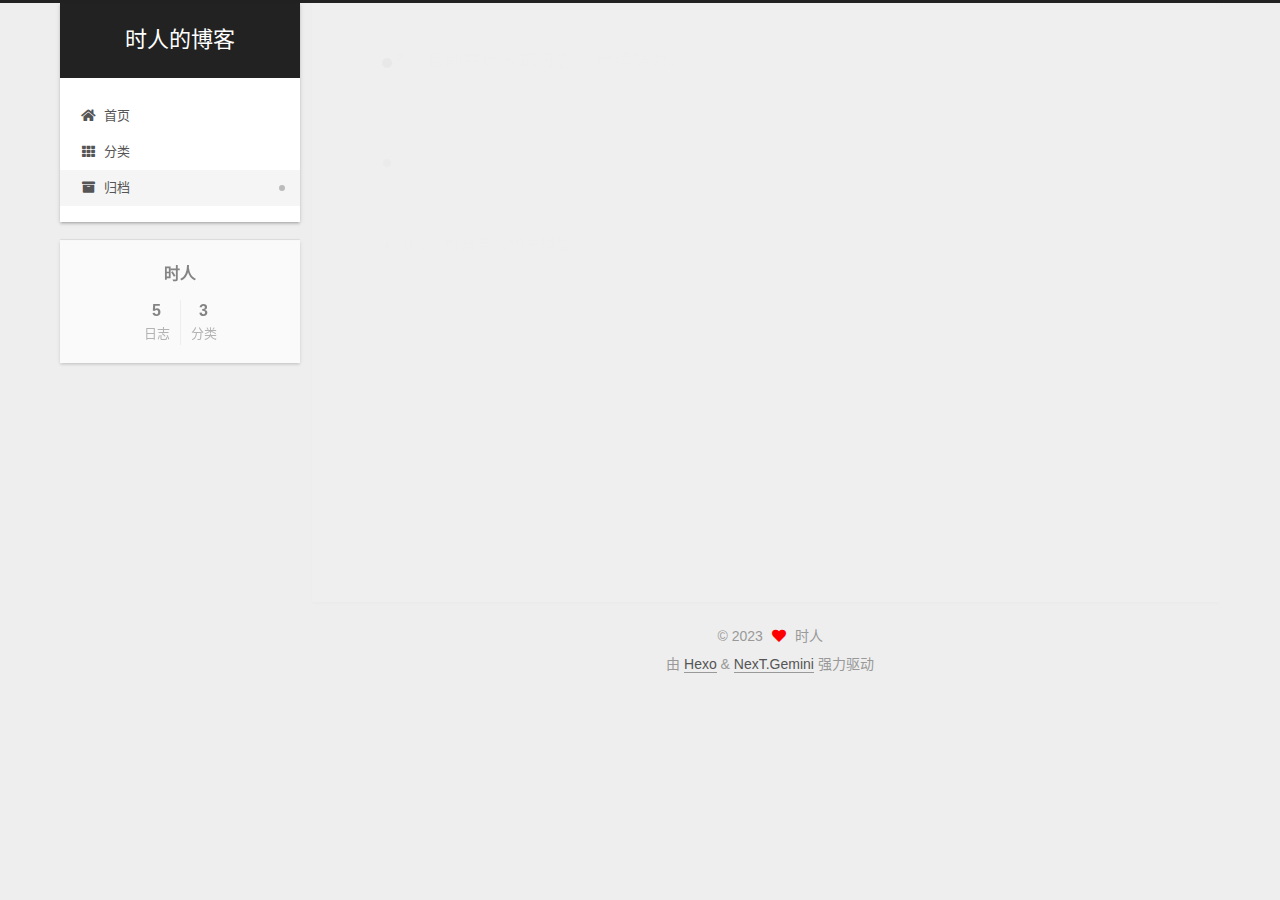
<file: archives/index.html>
<!DOCTYPE html>
<html lang="zh-CN">
<head>
  <meta charset="UTF-8">
<meta name="viewport" content="width=device-width, initial-scale=1, maximum-scale=2">
<meta name="theme-color" content="#222">
<meta name="generator" content="Hexo 6.3.0">
  <link rel="apple-touch-icon" sizes="180x180" href="/images/apple-touch-icon-next.png">
  <link rel="icon" type="image/png" sizes="32x32" href="/images/favicon-32x32-next.png">
  <link rel="icon" type="image/png" sizes="16x16" href="/images/favicon-16x16-next.png">
  <link rel="mask-icon" href="/images/logo.svg" color="#222">

<link rel="stylesheet" href="/css/main.css">


<link rel="stylesheet" href="/lib/font-awesome/css/all.min.css">

<script id="hexo-configurations">
    var NexT = window.NexT || {};
    var CONFIG = {"hostname":"example.com","root":"/","scheme":"Gemini","version":"7.8.0","exturl":false,"sidebar":{"position":"left","display":"post","padding":18,"offset":12,"onmobile":false},"copycode":{"enable":false,"show_result":false,"style":null},"back2top":{"enable":true,"sidebar":false,"scrollpercent":false},"bookmark":{"enable":false,"color":"#222","save":"auto"},"fancybox":false,"mediumzoom":false,"lazyload":false,"pangu":false,"comments":{"style":"tabs","active":null,"storage":true,"lazyload":false,"nav":null},"algolia":{"hits":{"per_page":10},"labels":{"input_placeholder":"Search for Posts","hits_empty":"We didn't find any results for the search: ${query}","hits_stats":"${hits} results found in ${time} ms"}},"localsearch":{"enable":false,"trigger":"auto","top_n_per_article":1,"unescape":false,"preload":false},"motion":{"enable":true,"async":false,"transition":{"post_block":"fadeIn","post_header":"slideDownIn","post_body":"slideDownIn","coll_header":"slideLeftIn","sidebar":"slideUpIn"}}};
  </script>

  <meta property="og:type" content="website">
<meta property="og:title" content="时人的博客">
<meta property="og:url" content="http://example.com/archives/index.html">
<meta property="og:site_name" content="时人的博客">
<meta property="og:locale" content="zh_CN">
<meta property="article:author" content="时人">
<meta name="twitter:card" content="summary">

<link rel="canonical" href="http://example.com/archives/">


<script id="page-configurations">
  // https://hexo.io/docs/variables.html
  CONFIG.page = {
    sidebar: "",
    isHome : false,
    isPost : false,
    lang   : 'zh-CN'
  };
</script>

  <title>归档 | 时人的博客</title>
  






  <noscript>
  <style>
  .use-motion .brand,
  .use-motion .menu-item,
  .sidebar-inner,
  .use-motion .post-block,
  .use-motion .pagination,
  .use-motion .comments,
  .use-motion .post-header,
  .use-motion .post-body,
  .use-motion .collection-header { opacity: initial; }

  .use-motion .site-title,
  .use-motion .site-subtitle {
    opacity: initial;
    top: initial;
  }

  .use-motion .logo-line-before i { left: initial; }
  .use-motion .logo-line-after i { right: initial; }
  </style>
</noscript>

</head>

<body itemscope itemtype="http://schema.org/WebPage">
  <div class="container use-motion">
    <div class="headband"></div>

    <header class="header" itemscope itemtype="http://schema.org/WPHeader">
      <div class="header-inner"><div class="site-brand-container">
  <div class="site-nav-toggle">
    <div class="toggle" aria-label="切换导航栏">
      <span class="toggle-line toggle-line-first"></span>
      <span class="toggle-line toggle-line-middle"></span>
      <span class="toggle-line toggle-line-last"></span>
    </div>
  </div>

  <div class="site-meta">

    <a href="/" class="brand" rel="start">
      <span class="logo-line-before"><i></i></span>
      <h1 class="site-title">时人的博客</h1>
      <span class="logo-line-after"><i></i></span>
    </a>
  </div>

  <div class="site-nav-right">
    <div class="toggle popup-trigger">
    </div>
  </div>
</div>




<nav class="site-nav">
  <ul id="menu" class="main-menu menu">
        <li class="menu-item menu-item-home">

    <a href="/" rel="section"><i class="fa fa-home fa-fw"></i>首页</a>

  </li>
        <li class="menu-item menu-item-categories">

    <a href="/categories/" rel="section"><i class="fa fa-th fa-fw"></i>分类</a>

  </li>
        <li class="menu-item menu-item-archives">

    <a href="/archives/" rel="section"><i class="fa fa-archive fa-fw"></i>归档</a>

  </li>
  </ul>
</nav>




</div>
    </header>

    
  <div class="back-to-top">
    <i class="fa fa-arrow-up"></i>
    <span>0%</span>
  </div>


    <main class="main">
      <div class="main-inner">
        <div class="content-wrap">
          

          <div class="content archive">
            

  
  
  
  <div class="post-block">
    <div class="posts-collapse">
      <div class="collection-title">
        <span class="collection-header">嗯..! 目前共计 5 篇日志。 继续努力。</span>
      </div>

      
    <div class="collection-year">
      <span class="collection-header">2022</span>
    </div>

  <article itemscope itemtype="http://schema.org/Article">
    <header class="post-header">

      <div class="post-meta">
        <time itemprop="dateCreated"
              datetime="2022-11-11T15:11:07+08:00"
              content="2022-11-11">
          11-11
        </time>
      </div>

      <div class="post-title">
          <a class="post-title-link" href="/2022/11/11/%E5%9B%9E%E5%BD%92%E6%A8%A1%E5%9E%8B/" itemprop="url">
            <span itemprop="name">机器学习相关模型</span>
          </a>
      </div>

    </header>
  </article>

  <article itemscope itemtype="http://schema.org/Article">
    <header class="post-header">

      <div class="post-meta">
        <time itemprop="dateCreated"
              datetime="2022-11-05T19:27:38+08:00"
              content="2022-11-05">
          11-05
        </time>
      </div>

      <div class="post-title">
          <a class="post-title-link" href="/2022/11/05/springMVC/" itemprop="url">
            <span itemprop="name">springMVC</span>
          </a>
      </div>

    </header>
  </article>

  <article itemscope itemtype="http://schema.org/Article">
    <header class="post-header">

      <div class="post-meta">
        <time itemprop="dateCreated"
              datetime="2022-11-05T19:27:38+08:00"
              content="2022-11-05">
          11-05
        </time>
      </div>

      <div class="post-title">
          <a class="post-title-link" href="/2022/11/05/spring/" itemprop="url">
            <span itemprop="name">Spring</span>
          </a>
      </div>

    </header>
  </article>

  <article itemscope itemtype="http://schema.org/Article">
    <header class="post-header">

      <div class="post-meta">
        <time itemprop="dateCreated"
              datetime="2022-11-05T19:27:38+08:00"
              content="2022-11-05">
          11-05
        </time>
      </div>

      <div class="post-title">
          <a class="post-title-link" href="/2022/11/05/javaServlet/" itemprop="url">
            <span itemprop="name">javaServlet</span>
          </a>
      </div>

    </header>
  </article>

  <article itemscope itemtype="http://schema.org/Article">
    <header class="post-header">

      <div class="post-meta">
        <time itemprop="dateCreated"
              datetime="2022-11-05T17:45:48+08:00"
              content="2022-11-05">
          11-05
        </time>
      </div>

      <div class="post-title">
          <a class="post-title-link" href="/2022/11/05/bug%E8%AE%B0%E5%BD%95/" itemprop="url">
            <span itemprop="name">bug记录</span>
          </a>
      </div>

    </header>
  </article>


    </div>
  </div>
  
  
  

  



          </div>
          

<script>
  window.addEventListener('tabs:register', () => {
    let { activeClass } = CONFIG.comments;
    if (CONFIG.comments.storage) {
      activeClass = localStorage.getItem('comments_active') || activeClass;
    }
    if (activeClass) {
      let activeTab = document.querySelector(`a[href="#comment-${activeClass}"]`);
      if (activeTab) {
        activeTab.click();
      }
    }
  });
  if (CONFIG.comments.storage) {
    window.addEventListener('tabs:click', event => {
      if (!event.target.matches('.tabs-comment .tab-content .tab-pane')) return;
      let commentClass = event.target.classList[1];
      localStorage.setItem('comments_active', commentClass);
    });
  }
</script>

        </div>
          
  
  <div class="toggle sidebar-toggle">
    <span class="toggle-line toggle-line-first"></span>
    <span class="toggle-line toggle-line-middle"></span>
    <span class="toggle-line toggle-line-last"></span>
  </div>

  <aside class="sidebar">
    <div class="sidebar-inner">

      <ul class="sidebar-nav motion-element">
        <li class="sidebar-nav-toc">
          文章目录
        </li>
        <li class="sidebar-nav-overview">
          站点概览
        </li>
      </ul>

      <!--noindex-->
      <div class="post-toc-wrap sidebar-panel">
      </div>
      <!--/noindex-->

      <div class="site-overview-wrap sidebar-panel">
        <div class="site-author motion-element" itemprop="author" itemscope itemtype="http://schema.org/Person">
  <p class="site-author-name" itemprop="name">时人</p>
  <div class="site-description" itemprop="description"></div>
</div>
<div class="site-state-wrap motion-element">
  <nav class="site-state">
      <div class="site-state-item site-state-posts">
          <a href="/archives/">
        
          <span class="site-state-item-count">5</span>
          <span class="site-state-item-name">日志</span>
        </a>
      </div>
      <div class="site-state-item site-state-categories">
            <a href="/categories/">
          
        <span class="site-state-item-count">3</span>
        <span class="site-state-item-name">分类</span></a>
      </div>
  </nav>
</div>



      </div>

    </div>
  </aside>
  <div id="sidebar-dimmer"></div>


      </div>
    </main>

    <footer class="footer">
      <div class="footer-inner">
        

        

<div class="copyright">
  
  &copy; 
  <span itemprop="copyrightYear">2023</span>
  <span class="with-love">
    <i class="fa fa-heart"></i>
  </span>
  <span class="author" itemprop="copyrightHolder">时人</span>
</div>
  <div class="powered-by">由 <a href="https://hexo.io/" class="theme-link" rel="noopener" target="_blank">Hexo</a> & <a href="https://theme-next.org/" class="theme-link" rel="noopener" target="_blank">NexT.Gemini</a> 强力驱动
  </div>

        








      </div>
    </footer>
  </div>

  
  <script src="/lib/anime.min.js"></script>
  <script src="/lib/velocity/velocity.min.js"></script>
  <script src="/lib/velocity/velocity.ui.min.js"></script>

<script src="/js/utils.js"></script>

<script src="/js/motion.js"></script>


<script src="/js/schemes/pisces.js"></script>


<script src="/js/next-boot.js"></script>




  















  

  

  

</body>
</html>
</file>
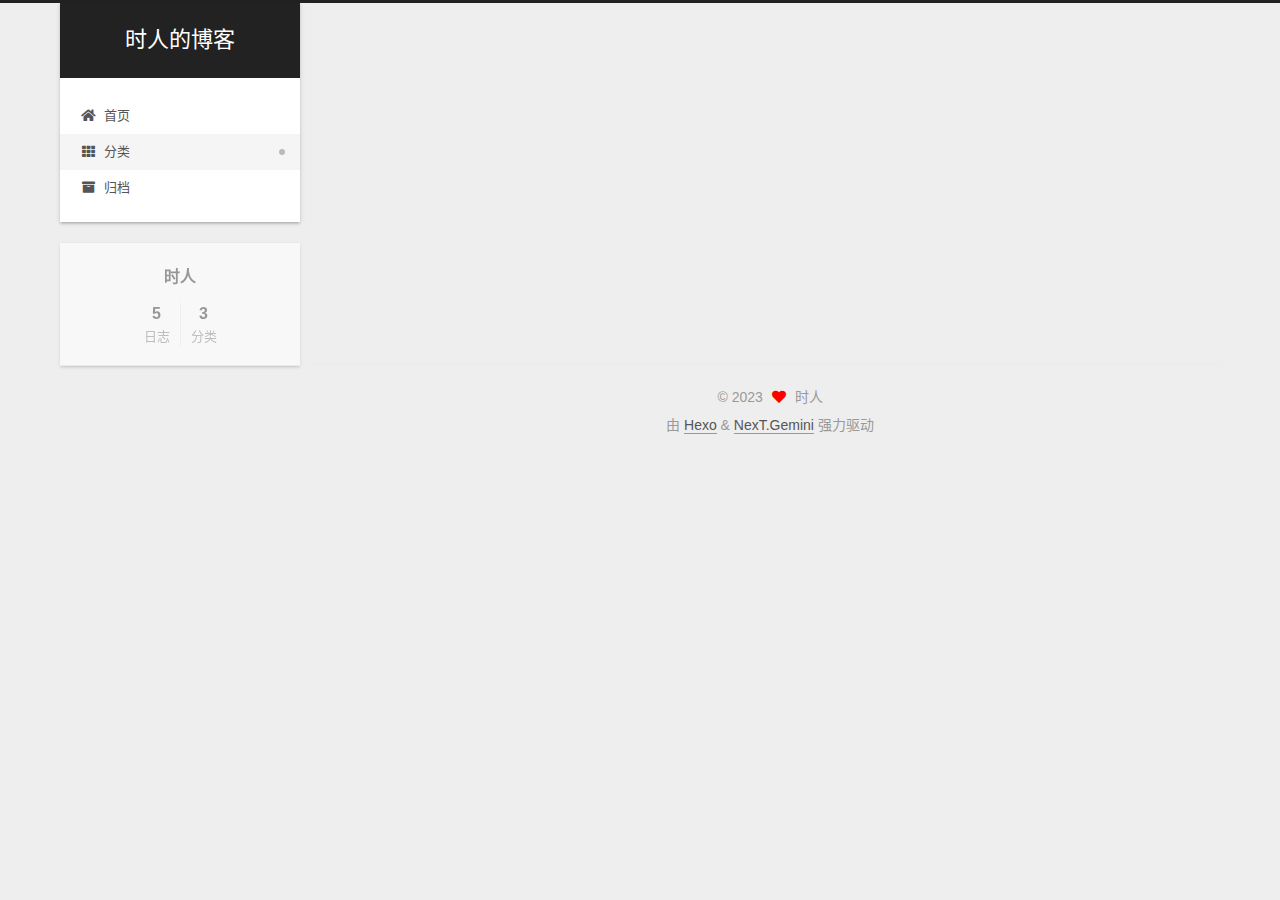
<file: categories/index.html>
<!DOCTYPE html>
<html lang="zh-CN">
<head>
  <meta charset="UTF-8">
<meta name="viewport" content="width=device-width, initial-scale=1, maximum-scale=2">
<meta name="theme-color" content="#222">
<meta name="generator" content="Hexo 6.3.0">
  <link rel="apple-touch-icon" sizes="180x180" href="/images/apple-touch-icon-next.png">
  <link rel="icon" type="image/png" sizes="32x32" href="/images/favicon-32x32-next.png">
  <link rel="icon" type="image/png" sizes="16x16" href="/images/favicon-16x16-next.png">
  <link rel="mask-icon" href="/images/logo.svg" color="#222">

<link rel="stylesheet" href="/css/main.css">


<link rel="stylesheet" href="/lib/font-awesome/css/all.min.css">

<script id="hexo-configurations">
    var NexT = window.NexT || {};
    var CONFIG = {"hostname":"example.com","root":"/","scheme":"Gemini","version":"7.8.0","exturl":false,"sidebar":{"position":"left","display":"post","padding":18,"offset":12,"onmobile":false},"copycode":{"enable":false,"show_result":false,"style":null},"back2top":{"enable":true,"sidebar":false,"scrollpercent":false},"bookmark":{"enable":false,"color":"#222","save":"auto"},"fancybox":false,"mediumzoom":false,"lazyload":false,"pangu":false,"comments":{"style":"tabs","active":null,"storage":true,"lazyload":false,"nav":null},"algolia":{"hits":{"per_page":10},"labels":{"input_placeholder":"Search for Posts","hits_empty":"We didn't find any results for the search: ${query}","hits_stats":"${hits} results found in ${time} ms"}},"localsearch":{"enable":false,"trigger":"auto","top_n_per_article":1,"unescape":false,"preload":false},"motion":{"enable":true,"async":false,"transition":{"post_block":"fadeIn","post_header":"slideDownIn","post_body":"slideDownIn","coll_header":"slideLeftIn","sidebar":"slideUpIn"}}};
  </script>

  <meta property="og:type" content="website">
<meta property="og:title" content="分类">
<meta property="og:url" content="http://example.com/categories/index.html">
<meta property="og:site_name" content="时人的博客">
<meta property="og:locale" content="zh_CN">
<meta property="article:published_time" content="2022-11-05T09:58:45.000Z">
<meta property="article:modified_time" content="2022-11-05T09:59:43.960Z">
<meta property="article:author" content="时人">
<meta name="twitter:card" content="summary">

<link rel="canonical" href="http://example.com/categories/">


<script id="page-configurations">
  // https://hexo.io/docs/variables.html
  CONFIG.page = {
    sidebar: "",
    isHome : false,
    isPost : false,
    lang   : 'zh-CN'
  };
</script>

  <title>分类 | 时人的博客
</title>
  






  <noscript>
  <style>
  .use-motion .brand,
  .use-motion .menu-item,
  .sidebar-inner,
  .use-motion .post-block,
  .use-motion .pagination,
  .use-motion .comments,
  .use-motion .post-header,
  .use-motion .post-body,
  .use-motion .collection-header { opacity: initial; }

  .use-motion .site-title,
  .use-motion .site-subtitle {
    opacity: initial;
    top: initial;
  }

  .use-motion .logo-line-before i { left: initial; }
  .use-motion .logo-line-after i { right: initial; }
  </style>
</noscript>

</head>

<body itemscope itemtype="http://schema.org/WebPage">
  <div class="container use-motion">
    <div class="headband"></div>

    <header class="header" itemscope itemtype="http://schema.org/WPHeader">
      <div class="header-inner"><div class="site-brand-container">
  <div class="site-nav-toggle">
    <div class="toggle" aria-label="切换导航栏">
      <span class="toggle-line toggle-line-first"></span>
      <span class="toggle-line toggle-line-middle"></span>
      <span class="toggle-line toggle-line-last"></span>
    </div>
  </div>

  <div class="site-meta">

    <a href="/" class="brand" rel="start">
      <span class="logo-line-before"><i></i></span>
      <h1 class="site-title">时人的博客</h1>
      <span class="logo-line-after"><i></i></span>
    </a>
  </div>

  <div class="site-nav-right">
    <div class="toggle popup-trigger">
    </div>
  </div>
</div>




<nav class="site-nav">
  <ul id="menu" class="main-menu menu">
        <li class="menu-item menu-item-home">

    <a href="/" rel="section"><i class="fa fa-home fa-fw"></i>首页</a>

  </li>
        <li class="menu-item menu-item-categories">

    <a href="/categories/" rel="section"><i class="fa fa-th fa-fw"></i>分类</a>

  </li>
        <li class="menu-item menu-item-archives">

    <a href="/archives/" rel="section"><i class="fa fa-archive fa-fw"></i>归档</a>

  </li>
  </ul>
</nav>




</div>
    </header>

    
  <div class="back-to-top">
    <i class="fa fa-arrow-up"></i>
    <span>0%</span>
  </div>


    <main class="main">
      <div class="main-inner">
        <div class="content-wrap">
          
  
  

          <div class="content page posts-expand">
            

    
    
    
    <div class="post-block" lang="zh-CN">
      <header class="post-header">

<h1 class="post-title" itemprop="name headline">分类
</h1>

<div class="post-meta">
  

</div>

</header>

      
      
      
      <div class="post-body">
          <div class="category-all-page">
            <div class="category-all-title">
              目前共计 3 个分类
            </div>
            <div class="category-all">
              <ul class="category-list"><li class="category-list-item"><a class="category-list-link" href="/categories/bug/">bug</a><span class="category-list-count">1</span></li><li class="category-list-item"><a class="category-list-link" href="/categories/java/">java</a><span class="category-list-count">3</span></li><li class="category-list-item"><a class="category-list-link" href="/categories/%E6%9C%BA%E5%99%A8%E5%AD%A6%E4%B9%A0/">机器学习</a><span class="category-list-count">1</span></li></ul>
            </div>
          </div>
        
      </div>
      
      
      
    </div>
    

    
    
    


          </div>
          

<script>
  window.addEventListener('tabs:register', () => {
    let { activeClass } = CONFIG.comments;
    if (CONFIG.comments.storage) {
      activeClass = localStorage.getItem('comments_active') || activeClass;
    }
    if (activeClass) {
      let activeTab = document.querySelector(`a[href="#comment-${activeClass}"]`);
      if (activeTab) {
        activeTab.click();
      }
    }
  });
  if (CONFIG.comments.storage) {
    window.addEventListener('tabs:click', event => {
      if (!event.target.matches('.tabs-comment .tab-content .tab-pane')) return;
      let commentClass = event.target.classList[1];
      localStorage.setItem('comments_active', commentClass);
    });
  }
</script>

        </div>
          
  
  <div class="toggle sidebar-toggle">
    <span class="toggle-line toggle-line-first"></span>
    <span class="toggle-line toggle-line-middle"></span>
    <span class="toggle-line toggle-line-last"></span>
  </div>

  <aside class="sidebar">
    <div class="sidebar-inner">

      <ul class="sidebar-nav motion-element">
        <li class="sidebar-nav-toc">
          文章目录
        </li>
        <li class="sidebar-nav-overview">
          站点概览
        </li>
      </ul>

      <!--noindex-->
      <div class="post-toc-wrap sidebar-panel">
      </div>
      <!--/noindex-->

      <div class="site-overview-wrap sidebar-panel">
        <div class="site-author motion-element" itemprop="author" itemscope itemtype="http://schema.org/Person">
  <p class="site-author-name" itemprop="name">时人</p>
  <div class="site-description" itemprop="description"></div>
</div>
<div class="site-state-wrap motion-element">
  <nav class="site-state">
      <div class="site-state-item site-state-posts">
          <a href="/archives/">
        
          <span class="site-state-item-count">5</span>
          <span class="site-state-item-name">日志</span>
        </a>
      </div>
      <div class="site-state-item site-state-categories">
            <a href="/categories/">
          
        <span class="site-state-item-count">3</span>
        <span class="site-state-item-name">分类</span></a>
      </div>
  </nav>
</div>



      </div>

    </div>
  </aside>
  <div id="sidebar-dimmer"></div>


      </div>
    </main>

    <footer class="footer">
      <div class="footer-inner">
        

        

<div class="copyright">
  
  &copy; 
  <span itemprop="copyrightYear">2023</span>
  <span class="with-love">
    <i class="fa fa-heart"></i>
  </span>
  <span class="author" itemprop="copyrightHolder">时人</span>
</div>
  <div class="powered-by">由 <a href="https://hexo.io/" class="theme-link" rel="noopener" target="_blank">Hexo</a> & <a href="https://theme-next.org/" class="theme-link" rel="noopener" target="_blank">NexT.Gemini</a> 强力驱动
  </div>

        








      </div>
    </footer>
  </div>

  
  <script src="/lib/anime.min.js"></script>
  <script src="/lib/velocity/velocity.min.js"></script>
  <script src="/lib/velocity/velocity.ui.min.js"></script>

<script src="/js/utils.js"></script>

<script src="/js/motion.js"></script>


<script src="/js/schemes/pisces.js"></script>


<script src="/js/next-boot.js"></script>




  















  

  

  

</body>
</html>
</file>
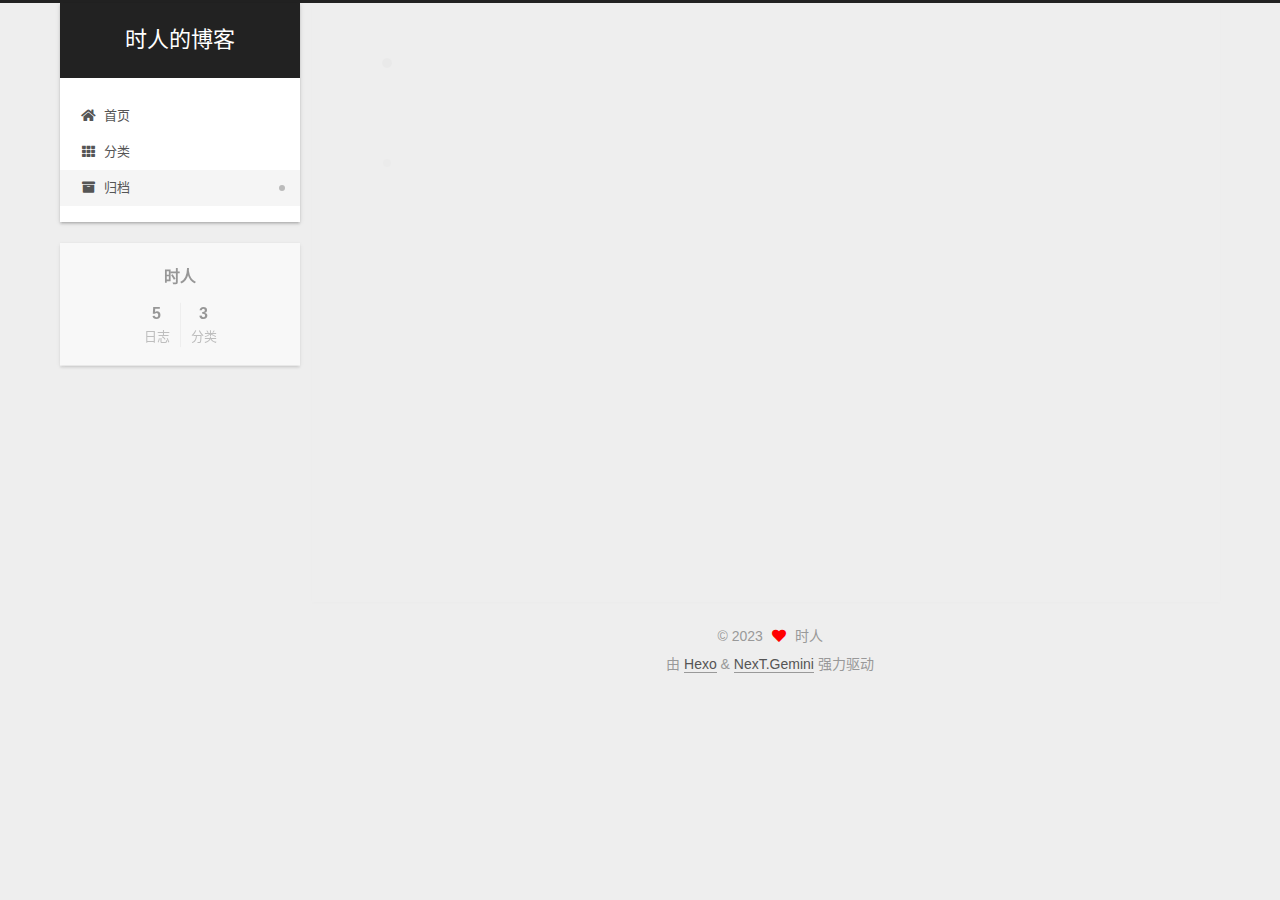
<file: archives/2022/index.html>
<!DOCTYPE html>
<html lang="zh-CN">
<head>
  <meta charset="UTF-8">
<meta name="viewport" content="width=device-width, initial-scale=1, maximum-scale=2">
<meta name="theme-color" content="#222">
<meta name="generator" content="Hexo 6.3.0">
  <link rel="apple-touch-icon" sizes="180x180" href="/images/apple-touch-icon-next.png">
  <link rel="icon" type="image/png" sizes="32x32" href="/images/favicon-32x32-next.png">
  <link rel="icon" type="image/png" sizes="16x16" href="/images/favicon-16x16-next.png">
  <link rel="mask-icon" href="/images/logo.svg" color="#222">

<link rel="stylesheet" href="/css/main.css">


<link rel="stylesheet" href="/lib/font-awesome/css/all.min.css">

<script id="hexo-configurations">
    var NexT = window.NexT || {};
    var CONFIG = {"hostname":"example.com","root":"/","scheme":"Gemini","version":"7.8.0","exturl":false,"sidebar":{"position":"left","display":"post","padding":18,"offset":12,"onmobile":false},"copycode":{"enable":false,"show_result":false,"style":null},"back2top":{"enable":true,"sidebar":false,"scrollpercent":false},"bookmark":{"enable":false,"color":"#222","save":"auto"},"fancybox":false,"mediumzoom":false,"lazyload":false,"pangu":false,"comments":{"style":"tabs","active":null,"storage":true,"lazyload":false,"nav":null},"algolia":{"hits":{"per_page":10},"labels":{"input_placeholder":"Search for Posts","hits_empty":"We didn't find any results for the search: ${query}","hits_stats":"${hits} results found in ${time} ms"}},"localsearch":{"enable":false,"trigger":"auto","top_n_per_article":1,"unescape":false,"preload":false},"motion":{"enable":true,"async":false,"transition":{"post_block":"fadeIn","post_header":"slideDownIn","post_body":"slideDownIn","coll_header":"slideLeftIn","sidebar":"slideUpIn"}}};
  </script>

  <meta property="og:type" content="website">
<meta property="og:title" content="时人的博客">
<meta property="og:url" content="http://example.com/archives/2022/index.html">
<meta property="og:site_name" content="时人的博客">
<meta property="og:locale" content="zh_CN">
<meta property="article:author" content="时人">
<meta name="twitter:card" content="summary">

<link rel="canonical" href="http://example.com/archives/2022/">


<script id="page-configurations">
  // https://hexo.io/docs/variables.html
  CONFIG.page = {
    sidebar: "",
    isHome : false,
    isPost : false,
    lang   : 'zh-CN'
  };
</script>

  <title>归档 | 时人的博客</title>
  






  <noscript>
  <style>
  .use-motion .brand,
  .use-motion .menu-item,
  .sidebar-inner,
  .use-motion .post-block,
  .use-motion .pagination,
  .use-motion .comments,
  .use-motion .post-header,
  .use-motion .post-body,
  .use-motion .collection-header { opacity: initial; }

  .use-motion .site-title,
  .use-motion .site-subtitle {
    opacity: initial;
    top: initial;
  }

  .use-motion .logo-line-before i { left: initial; }
  .use-motion .logo-line-after i { right: initial; }
  </style>
</noscript>

</head>

<body itemscope itemtype="http://schema.org/WebPage">
  <div class="container use-motion">
    <div class="headband"></div>

    <header class="header" itemscope itemtype="http://schema.org/WPHeader">
      <div class="header-inner"><div class="site-brand-container">
  <div class="site-nav-toggle">
    <div class="toggle" aria-label="切换导航栏">
      <span class="toggle-line toggle-line-first"></span>
      <span class="toggle-line toggle-line-middle"></span>
      <span class="toggle-line toggle-line-last"></span>
    </div>
  </div>

  <div class="site-meta">

    <a href="/" class="brand" rel="start">
      <span class="logo-line-before"><i></i></span>
      <h1 class="site-title">时人的博客</h1>
      <span class="logo-line-after"><i></i></span>
    </a>
  </div>

  <div class="site-nav-right">
    <div class="toggle popup-trigger">
    </div>
  </div>
</div>




<nav class="site-nav">
  <ul id="menu" class="main-menu menu">
        <li class="menu-item menu-item-home">

    <a href="/" rel="section"><i class="fa fa-home fa-fw"></i>首页</a>

  </li>
        <li class="menu-item menu-item-categories">

    <a href="/categories/" rel="section"><i class="fa fa-th fa-fw"></i>分类</a>

  </li>
        <li class="menu-item menu-item-archives">

    <a href="/archives/" rel="section"><i class="fa fa-archive fa-fw"></i>归档</a>

  </li>
  </ul>
</nav>




</div>
    </header>

    
  <div class="back-to-top">
    <i class="fa fa-arrow-up"></i>
    <span>0%</span>
  </div>


    <main class="main">
      <div class="main-inner">
        <div class="content-wrap">
          

          <div class="content archive">
            

  
  
  
  <div class="post-block">
    <div class="posts-collapse">
      <div class="collection-title">
        <span class="collection-header">嗯..! 目前共计 5 篇日志。 继续努力。</span>
      </div>

      
    <div class="collection-year">
      <span class="collection-header">2022</span>
    </div>

  <article itemscope itemtype="http://schema.org/Article">
    <header class="post-header">

      <div class="post-meta">
        <time itemprop="dateCreated"
              datetime="2022-11-11T15:11:07+08:00"
              content="2022-11-11">
          11-11
        </time>
      </div>

      <div class="post-title">
          <a class="post-title-link" href="/2022/11/11/%E5%9B%9E%E5%BD%92%E6%A8%A1%E5%9E%8B/" itemprop="url">
            <span itemprop="name">机器学习相关模型</span>
          </a>
      </div>

    </header>
  </article>

  <article itemscope itemtype="http://schema.org/Article">
    <header class="post-header">

      <div class="post-meta">
        <time itemprop="dateCreated"
              datetime="2022-11-05T19:27:38+08:00"
              content="2022-11-05">
          11-05
        </time>
      </div>

      <div class="post-title">
          <a class="post-title-link" href="/2022/11/05/springMVC/" itemprop="url">
            <span itemprop="name">springMVC</span>
          </a>
      </div>

    </header>
  </article>

  <article itemscope itemtype="http://schema.org/Article">
    <header class="post-header">

      <div class="post-meta">
        <time itemprop="dateCreated"
              datetime="2022-11-05T19:27:38+08:00"
              content="2022-11-05">
          11-05
        </time>
      </div>

      <div class="post-title">
          <a class="post-title-link" href="/2022/11/05/spring/" itemprop="url">
            <span itemprop="name">Spring</span>
          </a>
      </div>

    </header>
  </article>

  <article itemscope itemtype="http://schema.org/Article">
    <header class="post-header">

      <div class="post-meta">
        <time itemprop="dateCreated"
              datetime="2022-11-05T19:27:38+08:00"
              content="2022-11-05">
          11-05
        </time>
      </div>

      <div class="post-title">
          <a class="post-title-link" href="/2022/11/05/javaServlet/" itemprop="url">
            <span itemprop="name">javaServlet</span>
          </a>
      </div>

    </header>
  </article>

  <article itemscope itemtype="http://schema.org/Article">
    <header class="post-header">

      <div class="post-meta">
        <time itemprop="dateCreated"
              datetime="2022-11-05T17:45:48+08:00"
              content="2022-11-05">
          11-05
        </time>
      </div>

      <div class="post-title">
          <a class="post-title-link" href="/2022/11/05/bug%E8%AE%B0%E5%BD%95/" itemprop="url">
            <span itemprop="name">bug记录</span>
          </a>
      </div>

    </header>
  </article>


    </div>
  </div>
  
  
  

  



          </div>
          

<script>
  window.addEventListener('tabs:register', () => {
    let { activeClass } = CONFIG.comments;
    if (CONFIG.comments.storage) {
      activeClass = localStorage.getItem('comments_active') || activeClass;
    }
    if (activeClass) {
      let activeTab = document.querySelector(`a[href="#comment-${activeClass}"]`);
      if (activeTab) {
        activeTab.click();
      }
    }
  });
  if (CONFIG.comments.storage) {
    window.addEventListener('tabs:click', event => {
      if (!event.target.matches('.tabs-comment .tab-content .tab-pane')) return;
      let commentClass = event.target.classList[1];
      localStorage.setItem('comments_active', commentClass);
    });
  }
</script>

        </div>
          
  
  <div class="toggle sidebar-toggle">
    <span class="toggle-line toggle-line-first"></span>
    <span class="toggle-line toggle-line-middle"></span>
    <span class="toggle-line toggle-line-last"></span>
  </div>

  <aside class="sidebar">
    <div class="sidebar-inner">

      <ul class="sidebar-nav motion-element">
        <li class="sidebar-nav-toc">
          文章目录
        </li>
        <li class="sidebar-nav-overview">
          站点概览
        </li>
      </ul>

      <!--noindex-->
      <div class="post-toc-wrap sidebar-panel">
      </div>
      <!--/noindex-->

      <div class="site-overview-wrap sidebar-panel">
        <div class="site-author motion-element" itemprop="author" itemscope itemtype="http://schema.org/Person">
  <p class="site-author-name" itemprop="name">时人</p>
  <div class="site-description" itemprop="description"></div>
</div>
<div class="site-state-wrap motion-element">
  <nav class="site-state">
      <div class="site-state-item site-state-posts">
          <a href="/archives/">
        
          <span class="site-state-item-count">5</span>
          <span class="site-state-item-name">日志</span>
        </a>
      </div>
      <div class="site-state-item site-state-categories">
            <a href="/categories/">
          
        <span class="site-state-item-count">3</span>
        <span class="site-state-item-name">分类</span></a>
      </div>
  </nav>
</div>



      </div>

    </div>
  </aside>
  <div id="sidebar-dimmer"></div>


      </div>
    </main>

    <footer class="footer">
      <div class="footer-inner">
        

        

<div class="copyright">
  
  &copy; 
  <span itemprop="copyrightYear">2023</span>
  <span class="with-love">
    <i class="fa fa-heart"></i>
  </span>
  <span class="author" itemprop="copyrightHolder">时人</span>
</div>
  <div class="powered-by">由 <a href="https://hexo.io/" class="theme-link" rel="noopener" target="_blank">Hexo</a> & <a href="https://theme-next.org/" class="theme-link" rel="noopener" target="_blank">NexT.Gemini</a> 强力驱动
  </div>

        








      </div>
    </footer>
  </div>

  
  <script src="/lib/anime.min.js"></script>
  <script src="/lib/velocity/velocity.min.js"></script>
  <script src="/lib/velocity/velocity.ui.min.js"></script>

<script src="/js/utils.js"></script>

<script src="/js/motion.js"></script>


<script src="/js/schemes/pisces.js"></script>


<script src="/js/next-boot.js"></script>




  















  

  

  

</body>
</html>
</file>
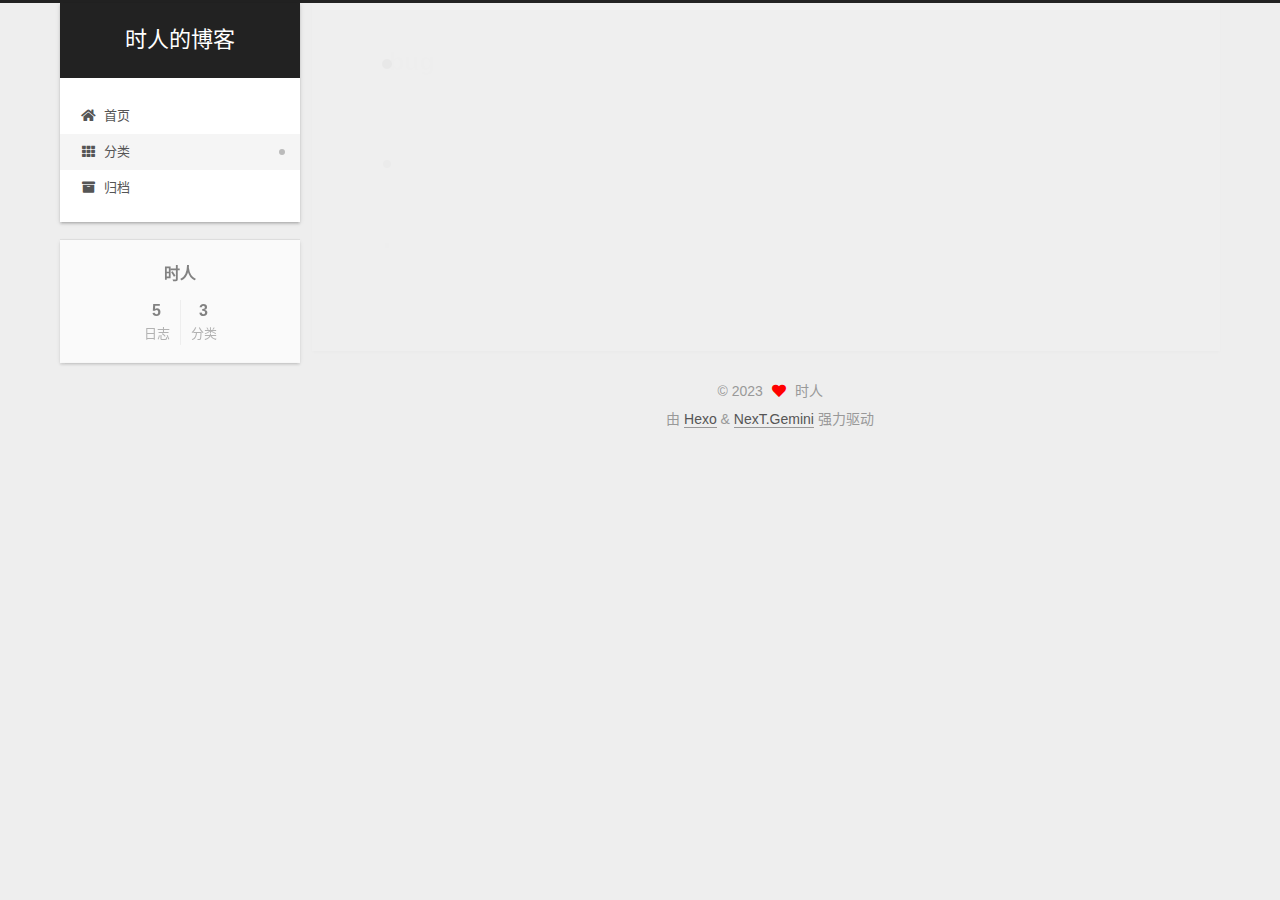
<file: categories/bug/index.html>
<!DOCTYPE html>
<html lang="zh-CN">
<head>
  <meta charset="UTF-8">
<meta name="viewport" content="width=device-width, initial-scale=1, maximum-scale=2">
<meta name="theme-color" content="#222">
<meta name="generator" content="Hexo 6.3.0">
  <link rel="apple-touch-icon" sizes="180x180" href="/images/apple-touch-icon-next.png">
  <link rel="icon" type="image/png" sizes="32x32" href="/images/favicon-32x32-next.png">
  <link rel="icon" type="image/png" sizes="16x16" href="/images/favicon-16x16-next.png">
  <link rel="mask-icon" href="/images/logo.svg" color="#222">

<link rel="stylesheet" href="/css/main.css">


<link rel="stylesheet" href="/lib/font-awesome/css/all.min.css">

<script id="hexo-configurations">
    var NexT = window.NexT || {};
    var CONFIG = {"hostname":"example.com","root":"/","scheme":"Gemini","version":"7.8.0","exturl":false,"sidebar":{"position":"left","display":"post","padding":18,"offset":12,"onmobile":false},"copycode":{"enable":false,"show_result":false,"style":null},"back2top":{"enable":true,"sidebar":false,"scrollpercent":false},"bookmark":{"enable":false,"color":"#222","save":"auto"},"fancybox":false,"mediumzoom":false,"lazyload":false,"pangu":false,"comments":{"style":"tabs","active":null,"storage":true,"lazyload":false,"nav":null},"algolia":{"hits":{"per_page":10},"labels":{"input_placeholder":"Search for Posts","hits_empty":"We didn't find any results for the search: ${query}","hits_stats":"${hits} results found in ${time} ms"}},"localsearch":{"enable":false,"trigger":"auto","top_n_per_article":1,"unescape":false,"preload":false},"motion":{"enable":true,"async":false,"transition":{"post_block":"fadeIn","post_header":"slideDownIn","post_body":"slideDownIn","coll_header":"slideLeftIn","sidebar":"slideUpIn"}}};
  </script>

  <meta property="og:type" content="website">
<meta property="og:title" content="时人的博客">
<meta property="og:url" content="http://example.com/categories/bug/index.html">
<meta property="og:site_name" content="时人的博客">
<meta property="og:locale" content="zh_CN">
<meta property="article:author" content="时人">
<meta name="twitter:card" content="summary">

<link rel="canonical" href="http://example.com/categories/bug/">


<script id="page-configurations">
  // https://hexo.io/docs/variables.html
  CONFIG.page = {
    sidebar: "",
    isHome : false,
    isPost : false,
    lang   : 'zh-CN'
  };
</script>

  <title>分类: bug | 时人的博客</title>
  






  <noscript>
  <style>
  .use-motion .brand,
  .use-motion .menu-item,
  .sidebar-inner,
  .use-motion .post-block,
  .use-motion .pagination,
  .use-motion .comments,
  .use-motion .post-header,
  .use-motion .post-body,
  .use-motion .collection-header { opacity: initial; }

  .use-motion .site-title,
  .use-motion .site-subtitle {
    opacity: initial;
    top: initial;
  }

  .use-motion .logo-line-before i { left: initial; }
  .use-motion .logo-line-after i { right: initial; }
  </style>
</noscript>

</head>

<body itemscope itemtype="http://schema.org/WebPage">
  <div class="container use-motion">
    <div class="headband"></div>

    <header class="header" itemscope itemtype="http://schema.org/WPHeader">
      <div class="header-inner"><div class="site-brand-container">
  <div class="site-nav-toggle">
    <div class="toggle" aria-label="切换导航栏">
      <span class="toggle-line toggle-line-first"></span>
      <span class="toggle-line toggle-line-middle"></span>
      <span class="toggle-line toggle-line-last"></span>
    </div>
  </div>

  <div class="site-meta">

    <a href="/" class="brand" rel="start">
      <span class="logo-line-before"><i></i></span>
      <h1 class="site-title">时人的博客</h1>
      <span class="logo-line-after"><i></i></span>
    </a>
  </div>

  <div class="site-nav-right">
    <div class="toggle popup-trigger">
    </div>
  </div>
</div>




<nav class="site-nav">
  <ul id="menu" class="main-menu menu">
        <li class="menu-item menu-item-home">

    <a href="/" rel="section"><i class="fa fa-home fa-fw"></i>首页</a>

  </li>
        <li class="menu-item menu-item-categories">

    <a href="/categories/" rel="section"><i class="fa fa-th fa-fw"></i>分类</a>

  </li>
        <li class="menu-item menu-item-archives">

    <a href="/archives/" rel="section"><i class="fa fa-archive fa-fw"></i>归档</a>

  </li>
  </ul>
</nav>




</div>
    </header>

    
  <div class="back-to-top">
    <i class="fa fa-arrow-up"></i>
    <span>0%</span>
  </div>


    <main class="main">
      <div class="main-inner">
        <div class="content-wrap">
          

          <div class="content category">
            

  
  
  
  <div class="post-block">
    <div class="posts-collapse">
      <div class="collection-title">
        <h2 class="collection-header">bug
          <small>分类</small>
        </h2>
      </div>

      
    <div class="collection-year">
      <span class="collection-header">2022</span>
    </div>

  <article itemscope itemtype="http://schema.org/Article">
    <header class="post-header">

      <div class="post-meta">
        <time itemprop="dateCreated"
              datetime="2022-11-05T17:45:48+08:00"
              content="2022-11-05">
          11-05
        </time>
      </div>

      <div class="post-title">
          <a class="post-title-link" href="/2022/11/05/bug%E8%AE%B0%E5%BD%95/" itemprop="url">
            <span itemprop="name">bug记录</span>
          </a>
      </div>

    </header>
  </article>

    </div>
  </div>
  
  
  

  



          </div>
          

<script>
  window.addEventListener('tabs:register', () => {
    let { activeClass } = CONFIG.comments;
    if (CONFIG.comments.storage) {
      activeClass = localStorage.getItem('comments_active') || activeClass;
    }
    if (activeClass) {
      let activeTab = document.querySelector(`a[href="#comment-${activeClass}"]`);
      if (activeTab) {
        activeTab.click();
      }
    }
  });
  if (CONFIG.comments.storage) {
    window.addEventListener('tabs:click', event => {
      if (!event.target.matches('.tabs-comment .tab-content .tab-pane')) return;
      let commentClass = event.target.classList[1];
      localStorage.setItem('comments_active', commentClass);
    });
  }
</script>

        </div>
          
  
  <div class="toggle sidebar-toggle">
    <span class="toggle-line toggle-line-first"></span>
    <span class="toggle-line toggle-line-middle"></span>
    <span class="toggle-line toggle-line-last"></span>
  </div>

  <aside class="sidebar">
    <div class="sidebar-inner">

      <ul class="sidebar-nav motion-element">
        <li class="sidebar-nav-toc">
          文章目录
        </li>
        <li class="sidebar-nav-overview">
          站点概览
        </li>
      </ul>

      <!--noindex-->
      <div class="post-toc-wrap sidebar-panel">
      </div>
      <!--/noindex-->

      <div class="site-overview-wrap sidebar-panel">
        <div class="site-author motion-element" itemprop="author" itemscope itemtype="http://schema.org/Person">
  <p class="site-author-name" itemprop="name">时人</p>
  <div class="site-description" itemprop="description"></div>
</div>
<div class="site-state-wrap motion-element">
  <nav class="site-state">
      <div class="site-state-item site-state-posts">
          <a href="/archives/">
        
          <span class="site-state-item-count">5</span>
          <span class="site-state-item-name">日志</span>
        </a>
      </div>
      <div class="site-state-item site-state-categories">
            <a href="/categories/">
          
        <span class="site-state-item-count">3</span>
        <span class="site-state-item-name">分类</span></a>
      </div>
  </nav>
</div>



      </div>

    </div>
  </aside>
  <div id="sidebar-dimmer"></div>


      </div>
    </main>

    <footer class="footer">
      <div class="footer-inner">
        

        

<div class="copyright">
  
  &copy; 
  <span itemprop="copyrightYear">2023</span>
  <span class="with-love">
    <i class="fa fa-heart"></i>
  </span>
  <span class="author" itemprop="copyrightHolder">时人</span>
</div>
  <div class="powered-by">由 <a href="https://hexo.io/" class="theme-link" rel="noopener" target="_blank">Hexo</a> & <a href="https://theme-next.org/" class="theme-link" rel="noopener" target="_blank">NexT.Gemini</a> 强力驱动
  </div>

        








      </div>
    </footer>
  </div>

  
  <script src="/lib/anime.min.js"></script>
  <script src="/lib/velocity/velocity.min.js"></script>
  <script src="/lib/velocity/velocity.ui.min.js"></script>

<script src="/js/utils.js"></script>

<script src="/js/motion.js"></script>


<script src="/js/schemes/pisces.js"></script>


<script src="/js/next-boot.js"></script>




  















  

  

  

</body>
</html>
</file>
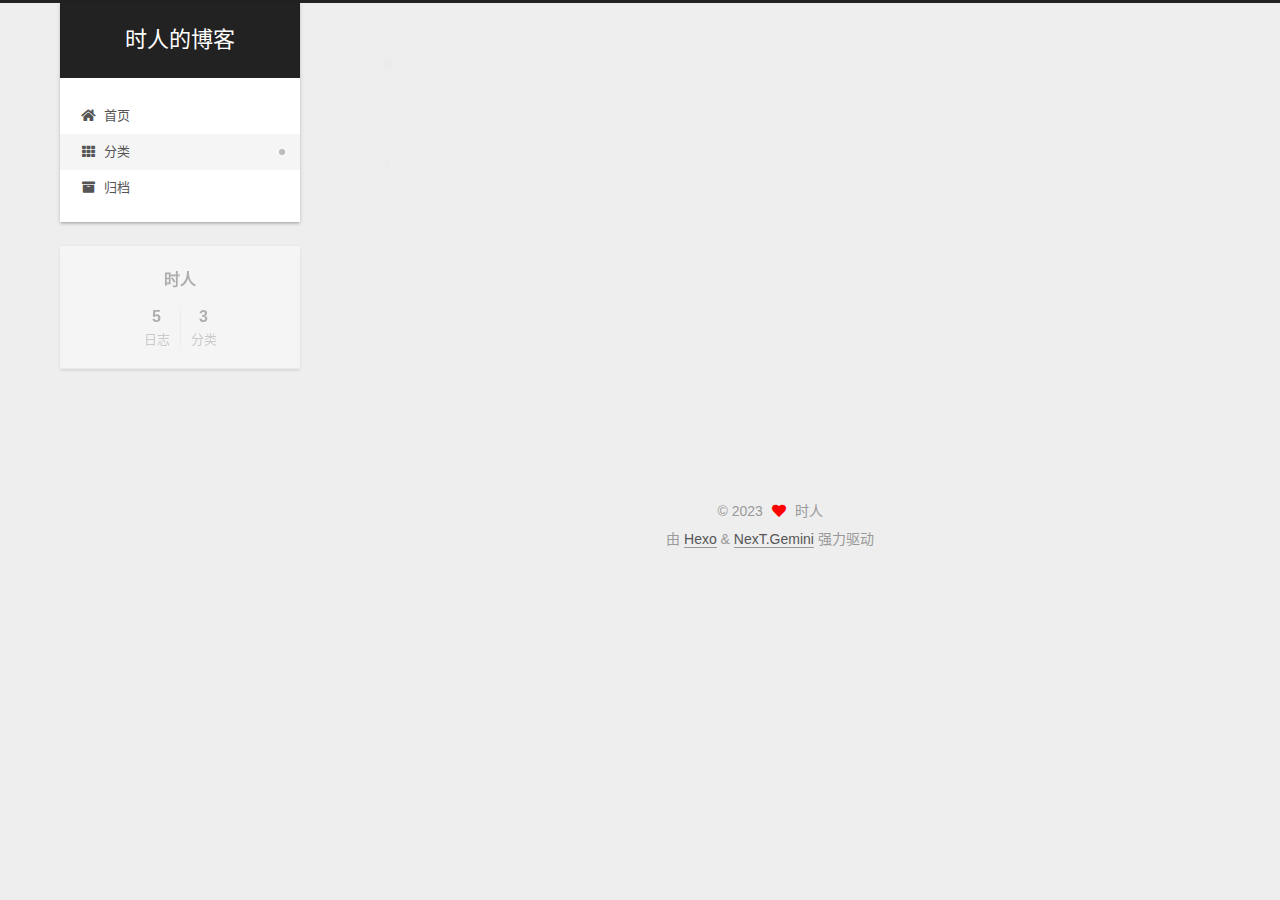
<file: categories/java/index.html>
<!DOCTYPE html>
<html lang="zh-CN">
<head>
  <meta charset="UTF-8">
<meta name="viewport" content="width=device-width, initial-scale=1, maximum-scale=2">
<meta name="theme-color" content="#222">
<meta name="generator" content="Hexo 6.3.0">
  <link rel="apple-touch-icon" sizes="180x180" href="/images/apple-touch-icon-next.png">
  <link rel="icon" type="image/png" sizes="32x32" href="/images/favicon-32x32-next.png">
  <link rel="icon" type="image/png" sizes="16x16" href="/images/favicon-16x16-next.png">
  <link rel="mask-icon" href="/images/logo.svg" color="#222">

<link rel="stylesheet" href="/css/main.css">


<link rel="stylesheet" href="/lib/font-awesome/css/all.min.css">

<script id="hexo-configurations">
    var NexT = window.NexT || {};
    var CONFIG = {"hostname":"example.com","root":"/","scheme":"Gemini","version":"7.8.0","exturl":false,"sidebar":{"position":"left","display":"post","padding":18,"offset":12,"onmobile":false},"copycode":{"enable":false,"show_result":false,"style":null},"back2top":{"enable":true,"sidebar":false,"scrollpercent":false},"bookmark":{"enable":false,"color":"#222","save":"auto"},"fancybox":false,"mediumzoom":false,"lazyload":false,"pangu":false,"comments":{"style":"tabs","active":null,"storage":true,"lazyload":false,"nav":null},"algolia":{"hits":{"per_page":10},"labels":{"input_placeholder":"Search for Posts","hits_empty":"We didn't find any results for the search: ${query}","hits_stats":"${hits} results found in ${time} ms"}},"localsearch":{"enable":false,"trigger":"auto","top_n_per_article":1,"unescape":false,"preload":false},"motion":{"enable":true,"async":false,"transition":{"post_block":"fadeIn","post_header":"slideDownIn","post_body":"slideDownIn","coll_header":"slideLeftIn","sidebar":"slideUpIn"}}};
  </script>

  <meta property="og:type" content="website">
<meta property="og:title" content="时人的博客">
<meta property="og:url" content="http://example.com/categories/java/index.html">
<meta property="og:site_name" content="时人的博客">
<meta property="og:locale" content="zh_CN">
<meta property="article:author" content="时人">
<meta name="twitter:card" content="summary">

<link rel="canonical" href="http://example.com/categories/java/">


<script id="page-configurations">
  // https://hexo.io/docs/variables.html
  CONFIG.page = {
    sidebar: "",
    isHome : false,
    isPost : false,
    lang   : 'zh-CN'
  };
</script>

  <title>分类: java | 时人的博客</title>
  






  <noscript>
  <style>
  .use-motion .brand,
  .use-motion .menu-item,
  .sidebar-inner,
  .use-motion .post-block,
  .use-motion .pagination,
  .use-motion .comments,
  .use-motion .post-header,
  .use-motion .post-body,
  .use-motion .collection-header { opacity: initial; }

  .use-motion .site-title,
  .use-motion .site-subtitle {
    opacity: initial;
    top: initial;
  }

  .use-motion .logo-line-before i { left: initial; }
  .use-motion .logo-line-after i { right: initial; }
  </style>
</noscript>

</head>

<body itemscope itemtype="http://schema.org/WebPage">
  <div class="container use-motion">
    <div class="headband"></div>

    <header class="header" itemscope itemtype="http://schema.org/WPHeader">
      <div class="header-inner"><div class="site-brand-container">
  <div class="site-nav-toggle">
    <div class="toggle" aria-label="切换导航栏">
      <span class="toggle-line toggle-line-first"></span>
      <span class="toggle-line toggle-line-middle"></span>
      <span class="toggle-line toggle-line-last"></span>
    </div>
  </div>

  <div class="site-meta">

    <a href="/" class="brand" rel="start">
      <span class="logo-line-before"><i></i></span>
      <h1 class="site-title">时人的博客</h1>
      <span class="logo-line-after"><i></i></span>
    </a>
  </div>

  <div class="site-nav-right">
    <div class="toggle popup-trigger">
    </div>
  </div>
</div>




<nav class="site-nav">
  <ul id="menu" class="main-menu menu">
        <li class="menu-item menu-item-home">

    <a href="/" rel="section"><i class="fa fa-home fa-fw"></i>首页</a>

  </li>
        <li class="menu-item menu-item-categories">

    <a href="/categories/" rel="section"><i class="fa fa-th fa-fw"></i>分类</a>

  </li>
        <li class="menu-item menu-item-archives">

    <a href="/archives/" rel="section"><i class="fa fa-archive fa-fw"></i>归档</a>

  </li>
  </ul>
</nav>




</div>
    </header>

    
  <div class="back-to-top">
    <i class="fa fa-arrow-up"></i>
    <span>0%</span>
  </div>


    <main class="main">
      <div class="main-inner">
        <div class="content-wrap">
          

          <div class="content category">
            

  
  
  
  <div class="post-block">
    <div class="posts-collapse">
      <div class="collection-title">
        <h2 class="collection-header">java
          <small>分类</small>
        </h2>
      </div>

      
    <div class="collection-year">
      <span class="collection-header">2022</span>
    </div>

  <article itemscope itemtype="http://schema.org/Article">
    <header class="post-header">

      <div class="post-meta">
        <time itemprop="dateCreated"
              datetime="2022-11-05T19:27:38+08:00"
              content="2022-11-05">
          11-05
        </time>
      </div>

      <div class="post-title">
          <a class="post-title-link" href="/2022/11/05/springMVC/" itemprop="url">
            <span itemprop="name">springMVC</span>
          </a>
      </div>

    </header>
  </article>

  <article itemscope itemtype="http://schema.org/Article">
    <header class="post-header">

      <div class="post-meta">
        <time itemprop="dateCreated"
              datetime="2022-11-05T19:27:38+08:00"
              content="2022-11-05">
          11-05
        </time>
      </div>

      <div class="post-title">
          <a class="post-title-link" href="/2022/11/05/spring/" itemprop="url">
            <span itemprop="name">Spring</span>
          </a>
      </div>

    </header>
  </article>

  <article itemscope itemtype="http://schema.org/Article">
    <header class="post-header">

      <div class="post-meta">
        <time itemprop="dateCreated"
              datetime="2022-11-05T19:27:38+08:00"
              content="2022-11-05">
          11-05
        </time>
      </div>

      <div class="post-title">
          <a class="post-title-link" href="/2022/11/05/javaServlet/" itemprop="url">
            <span itemprop="name">javaServlet</span>
          </a>
      </div>

    </header>
  </article>

    </div>
  </div>
  
  
  

  



          </div>
          

<script>
  window.addEventListener('tabs:register', () => {
    let { activeClass } = CONFIG.comments;
    if (CONFIG.comments.storage) {
      activeClass = localStorage.getItem('comments_active') || activeClass;
    }
    if (activeClass) {
      let activeTab = document.querySelector(`a[href="#comment-${activeClass}"]`);
      if (activeTab) {
        activeTab.click();
      }
    }
  });
  if (CONFIG.comments.storage) {
    window.addEventListener('tabs:click', event => {
      if (!event.target.matches('.tabs-comment .tab-content .tab-pane')) return;
      let commentClass = event.target.classList[1];
      localStorage.setItem('comments_active', commentClass);
    });
  }
</script>

        </div>
          
  
  <div class="toggle sidebar-toggle">
    <span class="toggle-line toggle-line-first"></span>
    <span class="toggle-line toggle-line-middle"></span>
    <span class="toggle-line toggle-line-last"></span>
  </div>

  <aside class="sidebar">
    <div class="sidebar-inner">

      <ul class="sidebar-nav motion-element">
        <li class="sidebar-nav-toc">
          文章目录
        </li>
        <li class="sidebar-nav-overview">
          站点概览
        </li>
      </ul>

      <!--noindex-->
      <div class="post-toc-wrap sidebar-panel">
      </div>
      <!--/noindex-->

      <div class="site-overview-wrap sidebar-panel">
        <div class="site-author motion-element" itemprop="author" itemscope itemtype="http://schema.org/Person">
  <p class="site-author-name" itemprop="name">时人</p>
  <div class="site-description" itemprop="description"></div>
</div>
<div class="site-state-wrap motion-element">
  <nav class="site-state">
      <div class="site-state-item site-state-posts">
          <a href="/archives/">
        
          <span class="site-state-item-count">5</span>
          <span class="site-state-item-name">日志</span>
        </a>
      </div>
      <div class="site-state-item site-state-categories">
            <a href="/categories/">
          
        <span class="site-state-item-count">3</span>
        <span class="site-state-item-name">分类</span></a>
      </div>
  </nav>
</div>



      </div>

    </div>
  </aside>
  <div id="sidebar-dimmer"></div>


      </div>
    </main>

    <footer class="footer">
      <div class="footer-inner">
        

        

<div class="copyright">
  
  &copy; 
  <span itemprop="copyrightYear">2023</span>
  <span class="with-love">
    <i class="fa fa-heart"></i>
  </span>
  <span class="author" itemprop="copyrightHolder">时人</span>
</div>
  <div class="powered-by">由 <a href="https://hexo.io/" class="theme-link" rel="noopener" target="_blank">Hexo</a> & <a href="https://theme-next.org/" class="theme-link" rel="noopener" target="_blank">NexT.Gemini</a> 强力驱动
  </div>

        








      </div>
    </footer>
  </div>

  
  <script src="/lib/anime.min.js"></script>
  <script src="/lib/velocity/velocity.min.js"></script>
  <script src="/lib/velocity/velocity.ui.min.js"></script>

<script src="/js/utils.js"></script>

<script src="/js/motion.js"></script>


<script src="/js/schemes/pisces.js"></script>


<script src="/js/next-boot.js"></script>




  















  

  

  

</body>
</html>
</file>
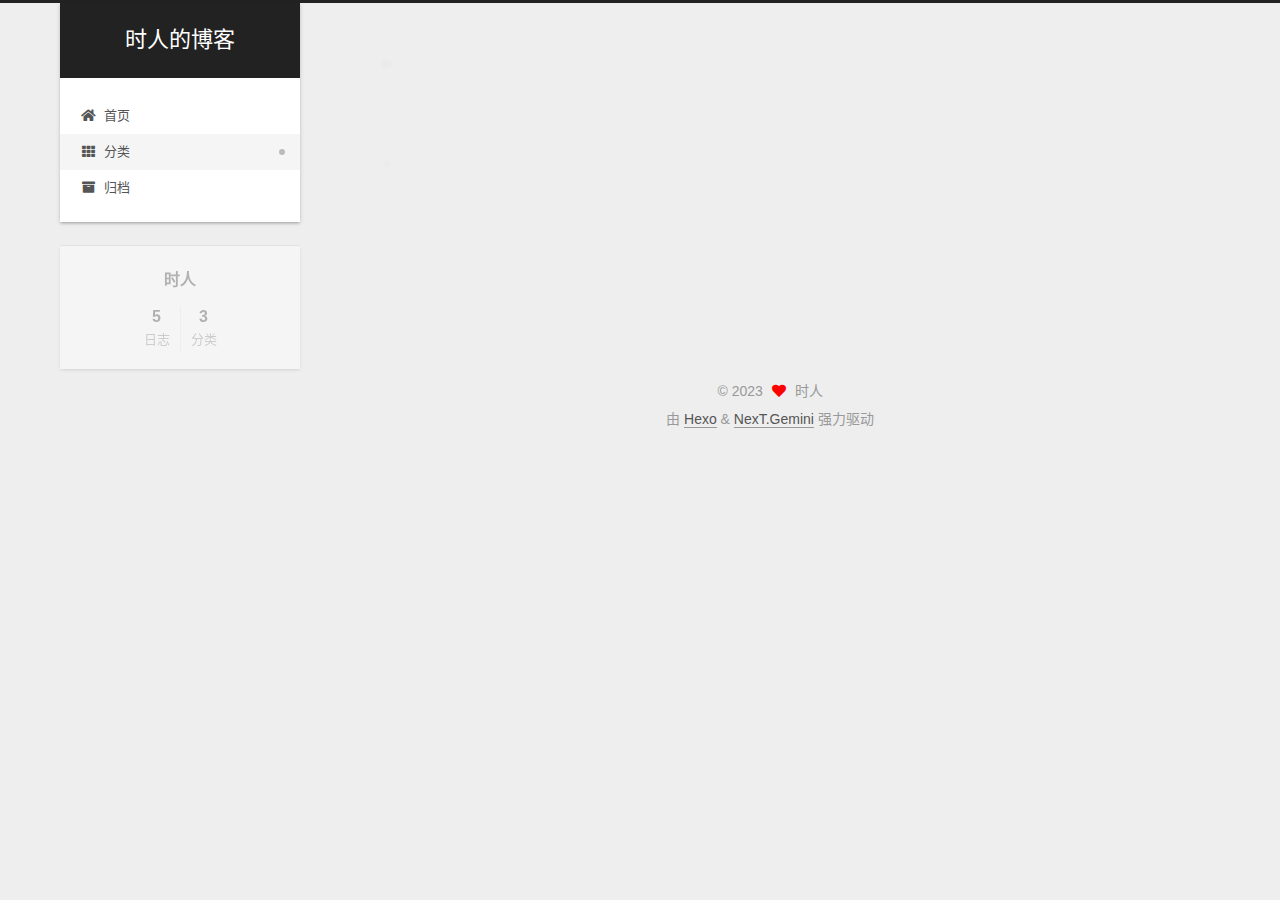
<file: categories/机器学习/index.html>
<!DOCTYPE html>
<html lang="zh-CN">
<head>
  <meta charset="UTF-8">
<meta name="viewport" content="width=device-width, initial-scale=1, maximum-scale=2">
<meta name="theme-color" content="#222">
<meta name="generator" content="Hexo 6.3.0">
  <link rel="apple-touch-icon" sizes="180x180" href="/images/apple-touch-icon-next.png">
  <link rel="icon" type="image/png" sizes="32x32" href="/images/favicon-32x32-next.png">
  <link rel="icon" type="image/png" sizes="16x16" href="/images/favicon-16x16-next.png">
  <link rel="mask-icon" href="/images/logo.svg" color="#222">

<link rel="stylesheet" href="/css/main.css">


<link rel="stylesheet" href="/lib/font-awesome/css/all.min.css">

<script id="hexo-configurations">
    var NexT = window.NexT || {};
    var CONFIG = {"hostname":"example.com","root":"/","scheme":"Gemini","version":"7.8.0","exturl":false,"sidebar":{"position":"left","display":"post","padding":18,"offset":12,"onmobile":false},"copycode":{"enable":false,"show_result":false,"style":null},"back2top":{"enable":true,"sidebar":false,"scrollpercent":false},"bookmark":{"enable":false,"color":"#222","save":"auto"},"fancybox":false,"mediumzoom":false,"lazyload":false,"pangu":false,"comments":{"style":"tabs","active":null,"storage":true,"lazyload":false,"nav":null},"algolia":{"hits":{"per_page":10},"labels":{"input_placeholder":"Search for Posts","hits_empty":"We didn't find any results for the search: ${query}","hits_stats":"${hits} results found in ${time} ms"}},"localsearch":{"enable":false,"trigger":"auto","top_n_per_article":1,"unescape":false,"preload":false},"motion":{"enable":true,"async":false,"transition":{"post_block":"fadeIn","post_header":"slideDownIn","post_body":"slideDownIn","coll_header":"slideLeftIn","sidebar":"slideUpIn"}}};
  </script>

  <meta property="og:type" content="website">
<meta property="og:title" content="时人的博客">
<meta property="og:url" content="http://example.com/categories/%E6%9C%BA%E5%99%A8%E5%AD%A6%E4%B9%A0/index.html">
<meta property="og:site_name" content="时人的博客">
<meta property="og:locale" content="zh_CN">
<meta property="article:author" content="时人">
<meta name="twitter:card" content="summary">

<link rel="canonical" href="http://example.com/categories/%E6%9C%BA%E5%99%A8%E5%AD%A6%E4%B9%A0/">


<script id="page-configurations">
  // https://hexo.io/docs/variables.html
  CONFIG.page = {
    sidebar: "",
    isHome : false,
    isPost : false,
    lang   : 'zh-CN'
  };
</script>

  <title>分类: 机器学习 | 时人的博客</title>
  






  <noscript>
  <style>
  .use-motion .brand,
  .use-motion .menu-item,
  .sidebar-inner,
  .use-motion .post-block,
  .use-motion .pagination,
  .use-motion .comments,
  .use-motion .post-header,
  .use-motion .post-body,
  .use-motion .collection-header { opacity: initial; }

  .use-motion .site-title,
  .use-motion .site-subtitle {
    opacity: initial;
    top: initial;
  }

  .use-motion .logo-line-before i { left: initial; }
  .use-motion .logo-line-after i { right: initial; }
  </style>
</noscript>

</head>

<body itemscope itemtype="http://schema.org/WebPage">
  <div class="container use-motion">
    <div class="headband"></div>

    <header class="header" itemscope itemtype="http://schema.org/WPHeader">
      <div class="header-inner"><div class="site-brand-container">
  <div class="site-nav-toggle">
    <div class="toggle" aria-label="切换导航栏">
      <span class="toggle-line toggle-line-first"></span>
      <span class="toggle-line toggle-line-middle"></span>
      <span class="toggle-line toggle-line-last"></span>
    </div>
  </div>

  <div class="site-meta">

    <a href="/" class="brand" rel="start">
      <span class="logo-line-before"><i></i></span>
      <h1 class="site-title">时人的博客</h1>
      <span class="logo-line-after"><i></i></span>
    </a>
  </div>

  <div class="site-nav-right">
    <div class="toggle popup-trigger">
    </div>
  </div>
</div>




<nav class="site-nav">
  <ul id="menu" class="main-menu menu">
        <li class="menu-item menu-item-home">

    <a href="/" rel="section"><i class="fa fa-home fa-fw"></i>首页</a>

  </li>
        <li class="menu-item menu-item-categories">

    <a href="/categories/" rel="section"><i class="fa fa-th fa-fw"></i>分类</a>

  </li>
        <li class="menu-item menu-item-archives">

    <a href="/archives/" rel="section"><i class="fa fa-archive fa-fw"></i>归档</a>

  </li>
  </ul>
</nav>




</div>
    </header>

    
  <div class="back-to-top">
    <i class="fa fa-arrow-up"></i>
    <span>0%</span>
  </div>


    <main class="main">
      <div class="main-inner">
        <div class="content-wrap">
          

          <div class="content category">
            

  
  
  
  <div class="post-block">
    <div class="posts-collapse">
      <div class="collection-title">
        <h2 class="collection-header">机器学习
          <small>分类</small>
        </h2>
      </div>

      
    <div class="collection-year">
      <span class="collection-header">2022</span>
    </div>

  <article itemscope itemtype="http://schema.org/Article">
    <header class="post-header">

      <div class="post-meta">
        <time itemprop="dateCreated"
              datetime="2022-11-11T15:11:07+08:00"
              content="2022-11-11">
          11-11
        </time>
      </div>

      <div class="post-title">
          <a class="post-title-link" href="/2022/11/11/%E5%9B%9E%E5%BD%92%E6%A8%A1%E5%9E%8B/" itemprop="url">
            <span itemprop="name">机器学习相关模型</span>
          </a>
      </div>

    </header>
  </article>

    </div>
  </div>
  
  
  

  



          </div>
          

<script>
  window.addEventListener('tabs:register', () => {
    let { activeClass } = CONFIG.comments;
    if (CONFIG.comments.storage) {
      activeClass = localStorage.getItem('comments_active') || activeClass;
    }
    if (activeClass) {
      let activeTab = document.querySelector(`a[href="#comment-${activeClass}"]`);
      if (activeTab) {
        activeTab.click();
      }
    }
  });
  if (CONFIG.comments.storage) {
    window.addEventListener('tabs:click', event => {
      if (!event.target.matches('.tabs-comment .tab-content .tab-pane')) return;
      let commentClass = event.target.classList[1];
      localStorage.setItem('comments_active', commentClass);
    });
  }
</script>

        </div>
          
  
  <div class="toggle sidebar-toggle">
    <span class="toggle-line toggle-line-first"></span>
    <span class="toggle-line toggle-line-middle"></span>
    <span class="toggle-line toggle-line-last"></span>
  </div>

  <aside class="sidebar">
    <div class="sidebar-inner">

      <ul class="sidebar-nav motion-element">
        <li class="sidebar-nav-toc">
          文章目录
        </li>
        <li class="sidebar-nav-overview">
          站点概览
        </li>
      </ul>

      <!--noindex-->
      <div class="post-toc-wrap sidebar-panel">
      </div>
      <!--/noindex-->

      <div class="site-overview-wrap sidebar-panel">
        <div class="site-author motion-element" itemprop="author" itemscope itemtype="http://schema.org/Person">
  <p class="site-author-name" itemprop="name">时人</p>
  <div class="site-description" itemprop="description"></div>
</div>
<div class="site-state-wrap motion-element">
  <nav class="site-state">
      <div class="site-state-item site-state-posts">
          <a href="/archives/">
        
          <span class="site-state-item-count">5</span>
          <span class="site-state-item-name">日志</span>
        </a>
      </div>
      <div class="site-state-item site-state-categories">
            <a href="/categories/">
          
        <span class="site-state-item-count">3</span>
        <span class="site-state-item-name">分类</span></a>
      </div>
  </nav>
</div>



      </div>

    </div>
  </aside>
  <div id="sidebar-dimmer"></div>


      </div>
    </main>

    <footer class="footer">
      <div class="footer-inner">
        

        

<div class="copyright">
  
  &copy; 
  <span itemprop="copyrightYear">2023</span>
  <span class="with-love">
    <i class="fa fa-heart"></i>
  </span>
  <span class="author" itemprop="copyrightHolder">时人</span>
</div>
  <div class="powered-by">由 <a href="https://hexo.io/" class="theme-link" rel="noopener" target="_blank">Hexo</a> & <a href="https://theme-next.org/" class="theme-link" rel="noopener" target="_blank">NexT.Gemini</a> 强力驱动
  </div>

        








      </div>
    </footer>
  </div>

  
  <script src="/lib/anime.min.js"></script>
  <script src="/lib/velocity/velocity.min.js"></script>
  <script src="/lib/velocity/velocity.ui.min.js"></script>

<script src="/js/utils.js"></script>

<script src="/js/motion.js"></script>


<script src="/js/schemes/pisces.js"></script>


<script src="/js/next-boot.js"></script>




  















  

  

  

</body>
</html>
</file>
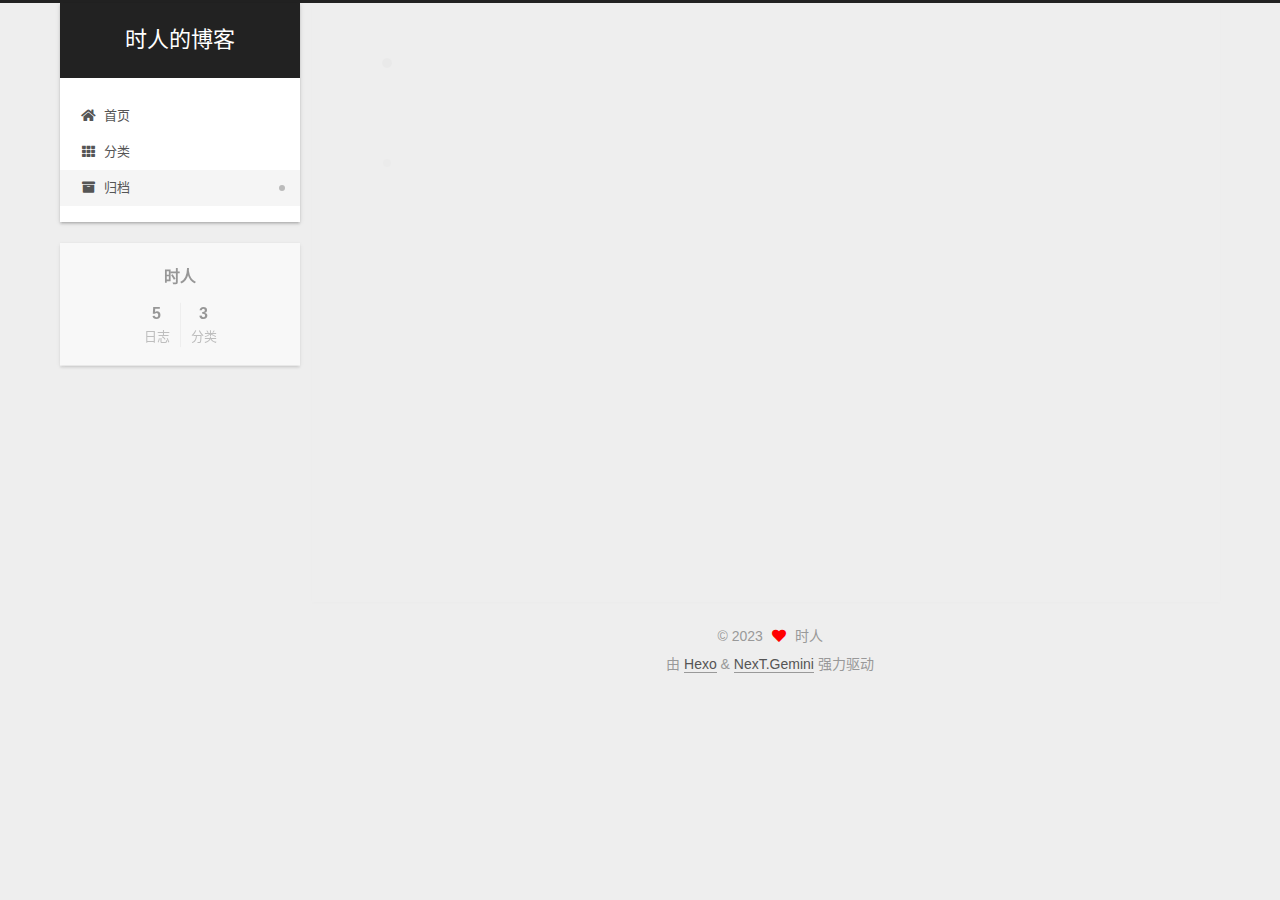
<file: archives/2022/11/index.html>
<!DOCTYPE html>
<html lang="zh-CN">
<head>
  <meta charset="UTF-8">
<meta name="viewport" content="width=device-width, initial-scale=1, maximum-scale=2">
<meta name="theme-color" content="#222">
<meta name="generator" content="Hexo 6.3.0">
  <link rel="apple-touch-icon" sizes="180x180" href="/images/apple-touch-icon-next.png">
  <link rel="icon" type="image/png" sizes="32x32" href="/images/favicon-32x32-next.png">
  <link rel="icon" type="image/png" sizes="16x16" href="/images/favicon-16x16-next.png">
  <link rel="mask-icon" href="/images/logo.svg" color="#222">

<link rel="stylesheet" href="/css/main.css">


<link rel="stylesheet" href="/lib/font-awesome/css/all.min.css">

<script id="hexo-configurations">
    var NexT = window.NexT || {};
    var CONFIG = {"hostname":"example.com","root":"/","scheme":"Gemini","version":"7.8.0","exturl":false,"sidebar":{"position":"left","display":"post","padding":18,"offset":12,"onmobile":false},"copycode":{"enable":false,"show_result":false,"style":null},"back2top":{"enable":true,"sidebar":false,"scrollpercent":false},"bookmark":{"enable":false,"color":"#222","save":"auto"},"fancybox":false,"mediumzoom":false,"lazyload":false,"pangu":false,"comments":{"style":"tabs","active":null,"storage":true,"lazyload":false,"nav":null},"algolia":{"hits":{"per_page":10},"labels":{"input_placeholder":"Search for Posts","hits_empty":"We didn't find any results for the search: ${query}","hits_stats":"${hits} results found in ${time} ms"}},"localsearch":{"enable":false,"trigger":"auto","top_n_per_article":1,"unescape":false,"preload":false},"motion":{"enable":true,"async":false,"transition":{"post_block":"fadeIn","post_header":"slideDownIn","post_body":"slideDownIn","coll_header":"slideLeftIn","sidebar":"slideUpIn"}}};
  </script>

  <meta property="og:type" content="website">
<meta property="og:title" content="时人的博客">
<meta property="og:url" content="http://example.com/archives/2022/11/index.html">
<meta property="og:site_name" content="时人的博客">
<meta property="og:locale" content="zh_CN">
<meta property="article:author" content="时人">
<meta name="twitter:card" content="summary">

<link rel="canonical" href="http://example.com/archives/2022/11/">


<script id="page-configurations">
  // https://hexo.io/docs/variables.html
  CONFIG.page = {
    sidebar: "",
    isHome : false,
    isPost : false,
    lang   : 'zh-CN'
  };
</script>

  <title>归档 | 时人的博客</title>
  






  <noscript>
  <style>
  .use-motion .brand,
  .use-motion .menu-item,
  .sidebar-inner,
  .use-motion .post-block,
  .use-motion .pagination,
  .use-motion .comments,
  .use-motion .post-header,
  .use-motion .post-body,
  .use-motion .collection-header { opacity: initial; }

  .use-motion .site-title,
  .use-motion .site-subtitle {
    opacity: initial;
    top: initial;
  }

  .use-motion .logo-line-before i { left: initial; }
  .use-motion .logo-line-after i { right: initial; }
  </style>
</noscript>

</head>

<body itemscope itemtype="http://schema.org/WebPage">
  <div class="container use-motion">
    <div class="headband"></div>

    <header class="header" itemscope itemtype="http://schema.org/WPHeader">
      <div class="header-inner"><div class="site-brand-container">
  <div class="site-nav-toggle">
    <div class="toggle" aria-label="切换导航栏">
      <span class="toggle-line toggle-line-first"></span>
      <span class="toggle-line toggle-line-middle"></span>
      <span class="toggle-line toggle-line-last"></span>
    </div>
  </div>

  <div class="site-meta">

    <a href="/" class="brand" rel="start">
      <span class="logo-line-before"><i></i></span>
      <h1 class="site-title">时人的博客</h1>
      <span class="logo-line-after"><i></i></span>
    </a>
  </div>

  <div class="site-nav-right">
    <div class="toggle popup-trigger">
    </div>
  </div>
</div>




<nav class="site-nav">
  <ul id="menu" class="main-menu menu">
        <li class="menu-item menu-item-home">

    <a href="/" rel="section"><i class="fa fa-home fa-fw"></i>首页</a>

  </li>
        <li class="menu-item menu-item-categories">

    <a href="/categories/" rel="section"><i class="fa fa-th fa-fw"></i>分类</a>

  </li>
        <li class="menu-item menu-item-archives">

    <a href="/archives/" rel="section"><i class="fa fa-archive fa-fw"></i>归档</a>

  </li>
  </ul>
</nav>




</div>
    </header>

    
  <div class="back-to-top">
    <i class="fa fa-arrow-up"></i>
    <span>0%</span>
  </div>


    <main class="main">
      <div class="main-inner">
        <div class="content-wrap">
          

          <div class="content archive">
            

  
  
  
  <div class="post-block">
    <div class="posts-collapse">
      <div class="collection-title">
        <span class="collection-header">嗯..! 目前共计 5 篇日志。 继续努力。</span>
      </div>

      
    <div class="collection-year">
      <span class="collection-header">2022</span>
    </div>

  <article itemscope itemtype="http://schema.org/Article">
    <header class="post-header">

      <div class="post-meta">
        <time itemprop="dateCreated"
              datetime="2022-11-11T15:11:07+08:00"
              content="2022-11-11">
          11-11
        </time>
      </div>

      <div class="post-title">
          <a class="post-title-link" href="/2022/11/11/%E5%9B%9E%E5%BD%92%E6%A8%A1%E5%9E%8B/" itemprop="url">
            <span itemprop="name">机器学习相关模型</span>
          </a>
      </div>

    </header>
  </article>

  <article itemscope itemtype="http://schema.org/Article">
    <header class="post-header">

      <div class="post-meta">
        <time itemprop="dateCreated"
              datetime="2022-11-05T19:27:38+08:00"
              content="2022-11-05">
          11-05
        </time>
      </div>

      <div class="post-title">
          <a class="post-title-link" href="/2022/11/05/springMVC/" itemprop="url">
            <span itemprop="name">springMVC</span>
          </a>
      </div>

    </header>
  </article>

  <article itemscope itemtype="http://schema.org/Article">
    <header class="post-header">

      <div class="post-meta">
        <time itemprop="dateCreated"
              datetime="2022-11-05T19:27:38+08:00"
              content="2022-11-05">
          11-05
        </time>
      </div>

      <div class="post-title">
          <a class="post-title-link" href="/2022/11/05/spring/" itemprop="url">
            <span itemprop="name">Spring</span>
          </a>
      </div>

    </header>
  </article>

  <article itemscope itemtype="http://schema.org/Article">
    <header class="post-header">

      <div class="post-meta">
        <time itemprop="dateCreated"
              datetime="2022-11-05T19:27:38+08:00"
              content="2022-11-05">
          11-05
        </time>
      </div>

      <div class="post-title">
          <a class="post-title-link" href="/2022/11/05/javaServlet/" itemprop="url">
            <span itemprop="name">javaServlet</span>
          </a>
      </div>

    </header>
  </article>

  <article itemscope itemtype="http://schema.org/Article">
    <header class="post-header">

      <div class="post-meta">
        <time itemprop="dateCreated"
              datetime="2022-11-05T17:45:48+08:00"
              content="2022-11-05">
          11-05
        </time>
      </div>

      <div class="post-title">
          <a class="post-title-link" href="/2022/11/05/bug%E8%AE%B0%E5%BD%95/" itemprop="url">
            <span itemprop="name">bug记录</span>
          </a>
      </div>

    </header>
  </article>


    </div>
  </div>
  
  
  

  



          </div>
          

<script>
  window.addEventListener('tabs:register', () => {
    let { activeClass } = CONFIG.comments;
    if (CONFIG.comments.storage) {
      activeClass = localStorage.getItem('comments_active') || activeClass;
    }
    if (activeClass) {
      let activeTab = document.querySelector(`a[href="#comment-${activeClass}"]`);
      if (activeTab) {
        activeTab.click();
      }
    }
  });
  if (CONFIG.comments.storage) {
    window.addEventListener('tabs:click', event => {
      if (!event.target.matches('.tabs-comment .tab-content .tab-pane')) return;
      let commentClass = event.target.classList[1];
      localStorage.setItem('comments_active', commentClass);
    });
  }
</script>

        </div>
          
  
  <div class="toggle sidebar-toggle">
    <span class="toggle-line toggle-line-first"></span>
    <span class="toggle-line toggle-line-middle"></span>
    <span class="toggle-line toggle-line-last"></span>
  </div>

  <aside class="sidebar">
    <div class="sidebar-inner">

      <ul class="sidebar-nav motion-element">
        <li class="sidebar-nav-toc">
          文章目录
        </li>
        <li class="sidebar-nav-overview">
          站点概览
        </li>
      </ul>

      <!--noindex-->
      <div class="post-toc-wrap sidebar-panel">
      </div>
      <!--/noindex-->

      <div class="site-overview-wrap sidebar-panel">
        <div class="site-author motion-element" itemprop="author" itemscope itemtype="http://schema.org/Person">
  <p class="site-author-name" itemprop="name">时人</p>
  <div class="site-description" itemprop="description"></div>
</div>
<div class="site-state-wrap motion-element">
  <nav class="site-state">
      <div class="site-state-item site-state-posts">
          <a href="/archives/">
        
          <span class="site-state-item-count">5</span>
          <span class="site-state-item-name">日志</span>
        </a>
      </div>
      <div class="site-state-item site-state-categories">
            <a href="/categories/">
          
        <span class="site-state-item-count">3</span>
        <span class="site-state-item-name">分类</span></a>
      </div>
  </nav>
</div>



      </div>

    </div>
  </aside>
  <div id="sidebar-dimmer"></div>


      </div>
    </main>

    <footer class="footer">
      <div class="footer-inner">
        

        

<div class="copyright">
  
  &copy; 
  <span itemprop="copyrightYear">2023</span>
  <span class="with-love">
    <i class="fa fa-heart"></i>
  </span>
  <span class="author" itemprop="copyrightHolder">时人</span>
</div>
  <div class="powered-by">由 <a href="https://hexo.io/" class="theme-link" rel="noopener" target="_blank">Hexo</a> & <a href="https://theme-next.org/" class="theme-link" rel="noopener" target="_blank">NexT.Gemini</a> 强力驱动
  </div>

        








      </div>
    </footer>
  </div>

  
  <script src="/lib/anime.min.js"></script>
  <script src="/lib/velocity/velocity.min.js"></script>
  <script src="/lib/velocity/velocity.ui.min.js"></script>

<script src="/js/utils.js"></script>

<script src="/js/motion.js"></script>


<script src="/js/schemes/pisces.js"></script>


<script src="/js/next-boot.js"></script>




  















  

  

  

</body>
</html>
</file>
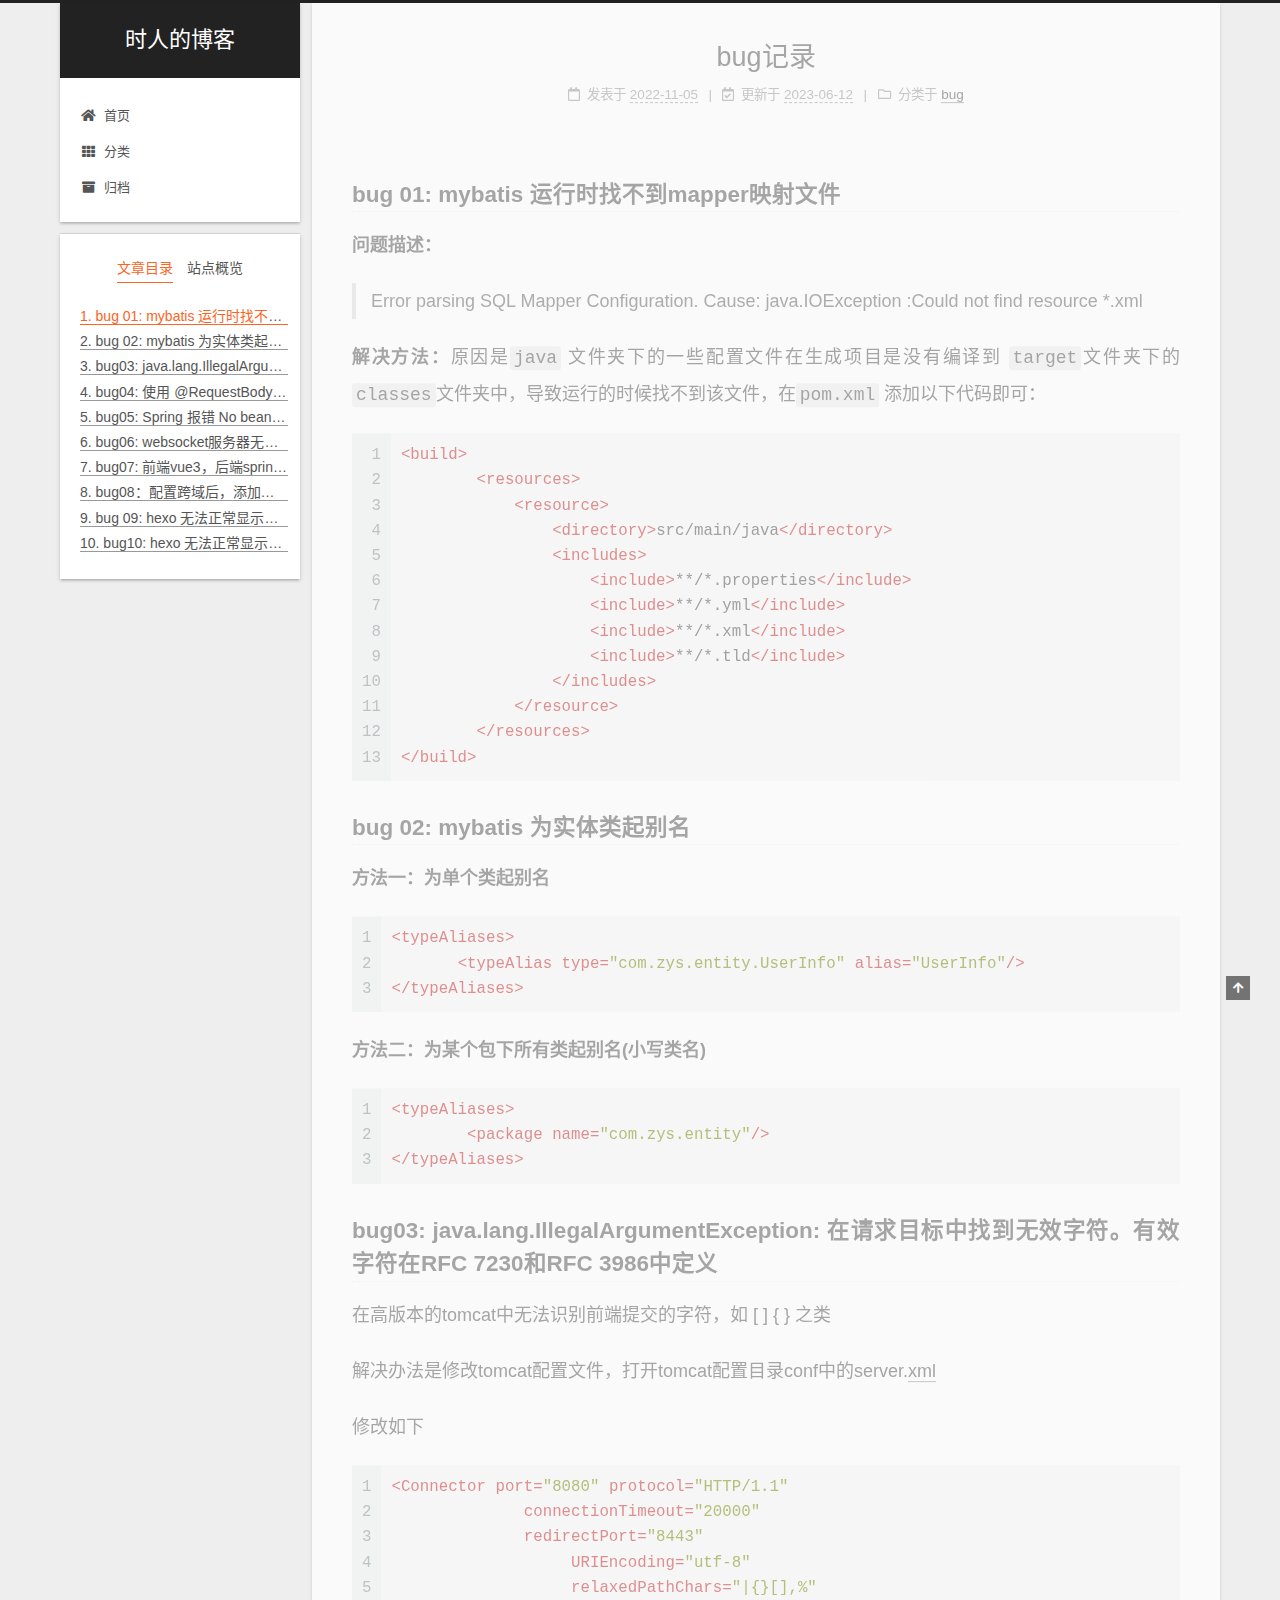
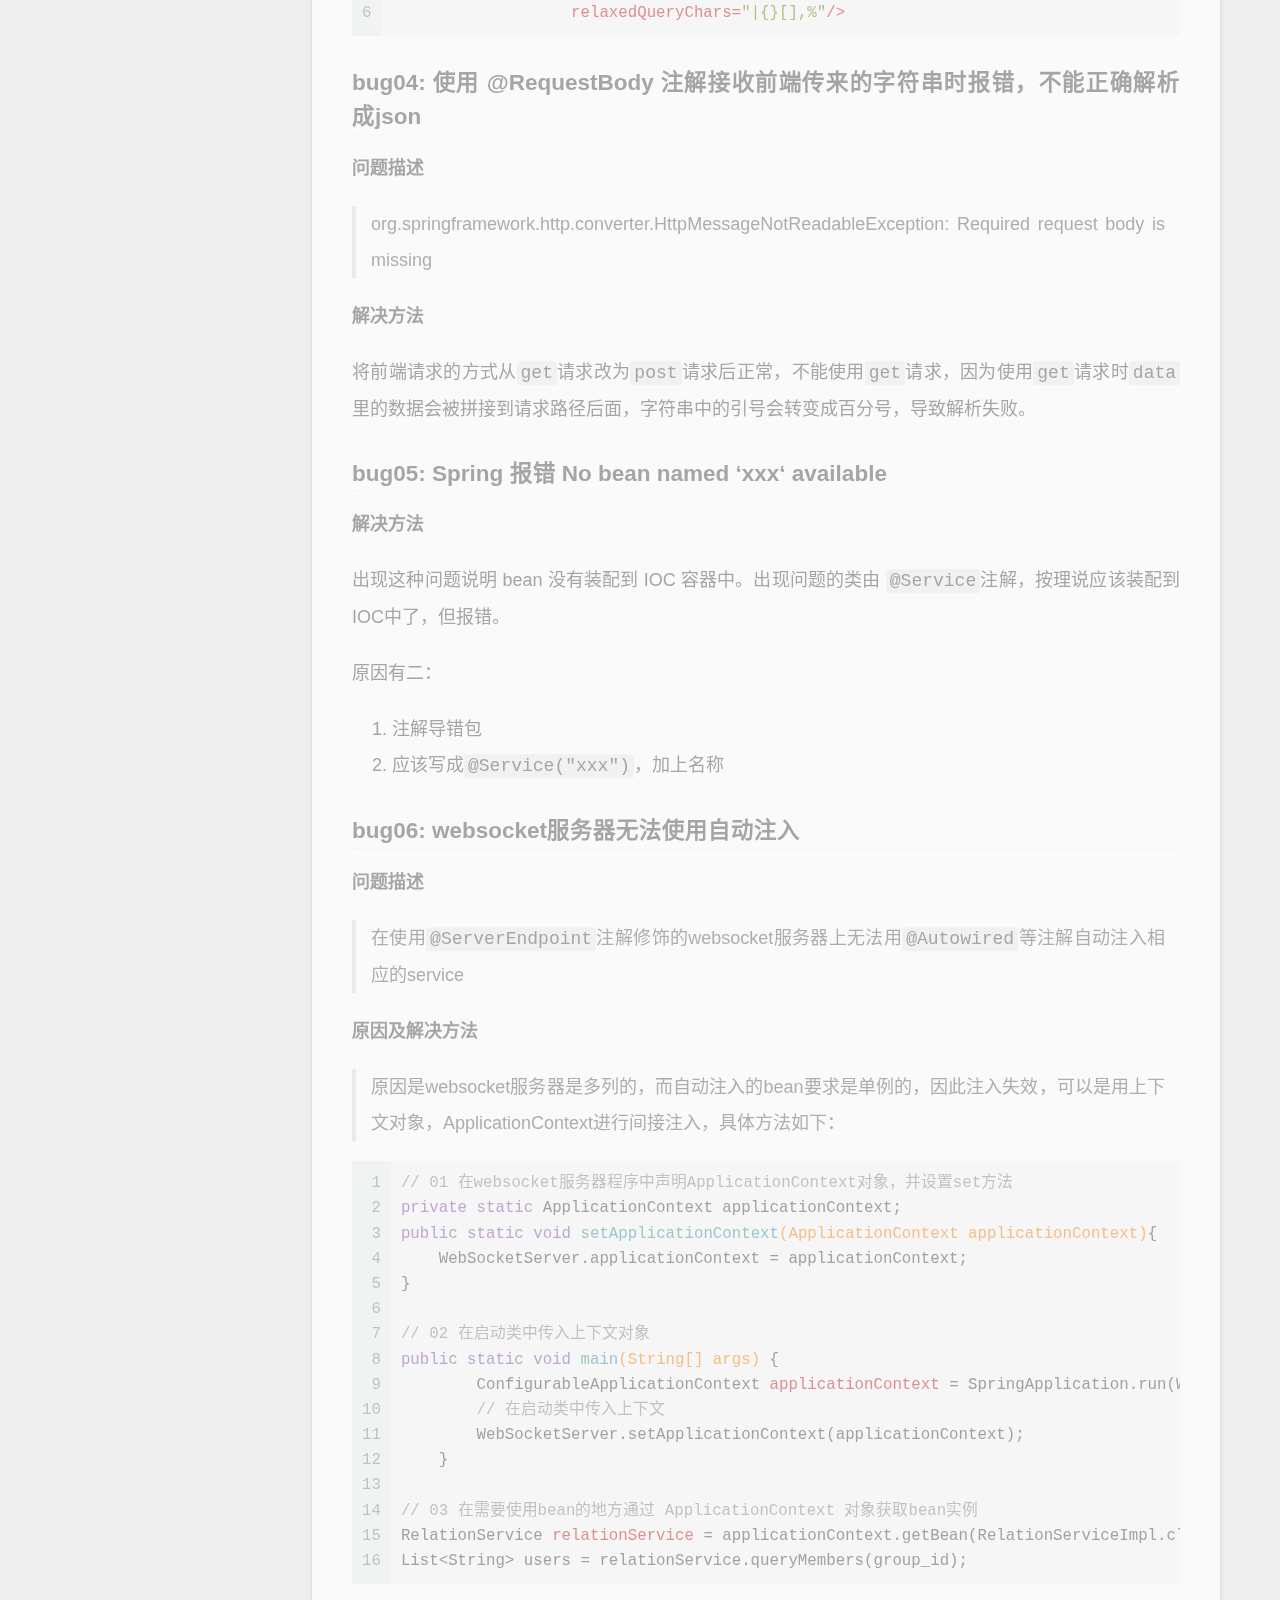
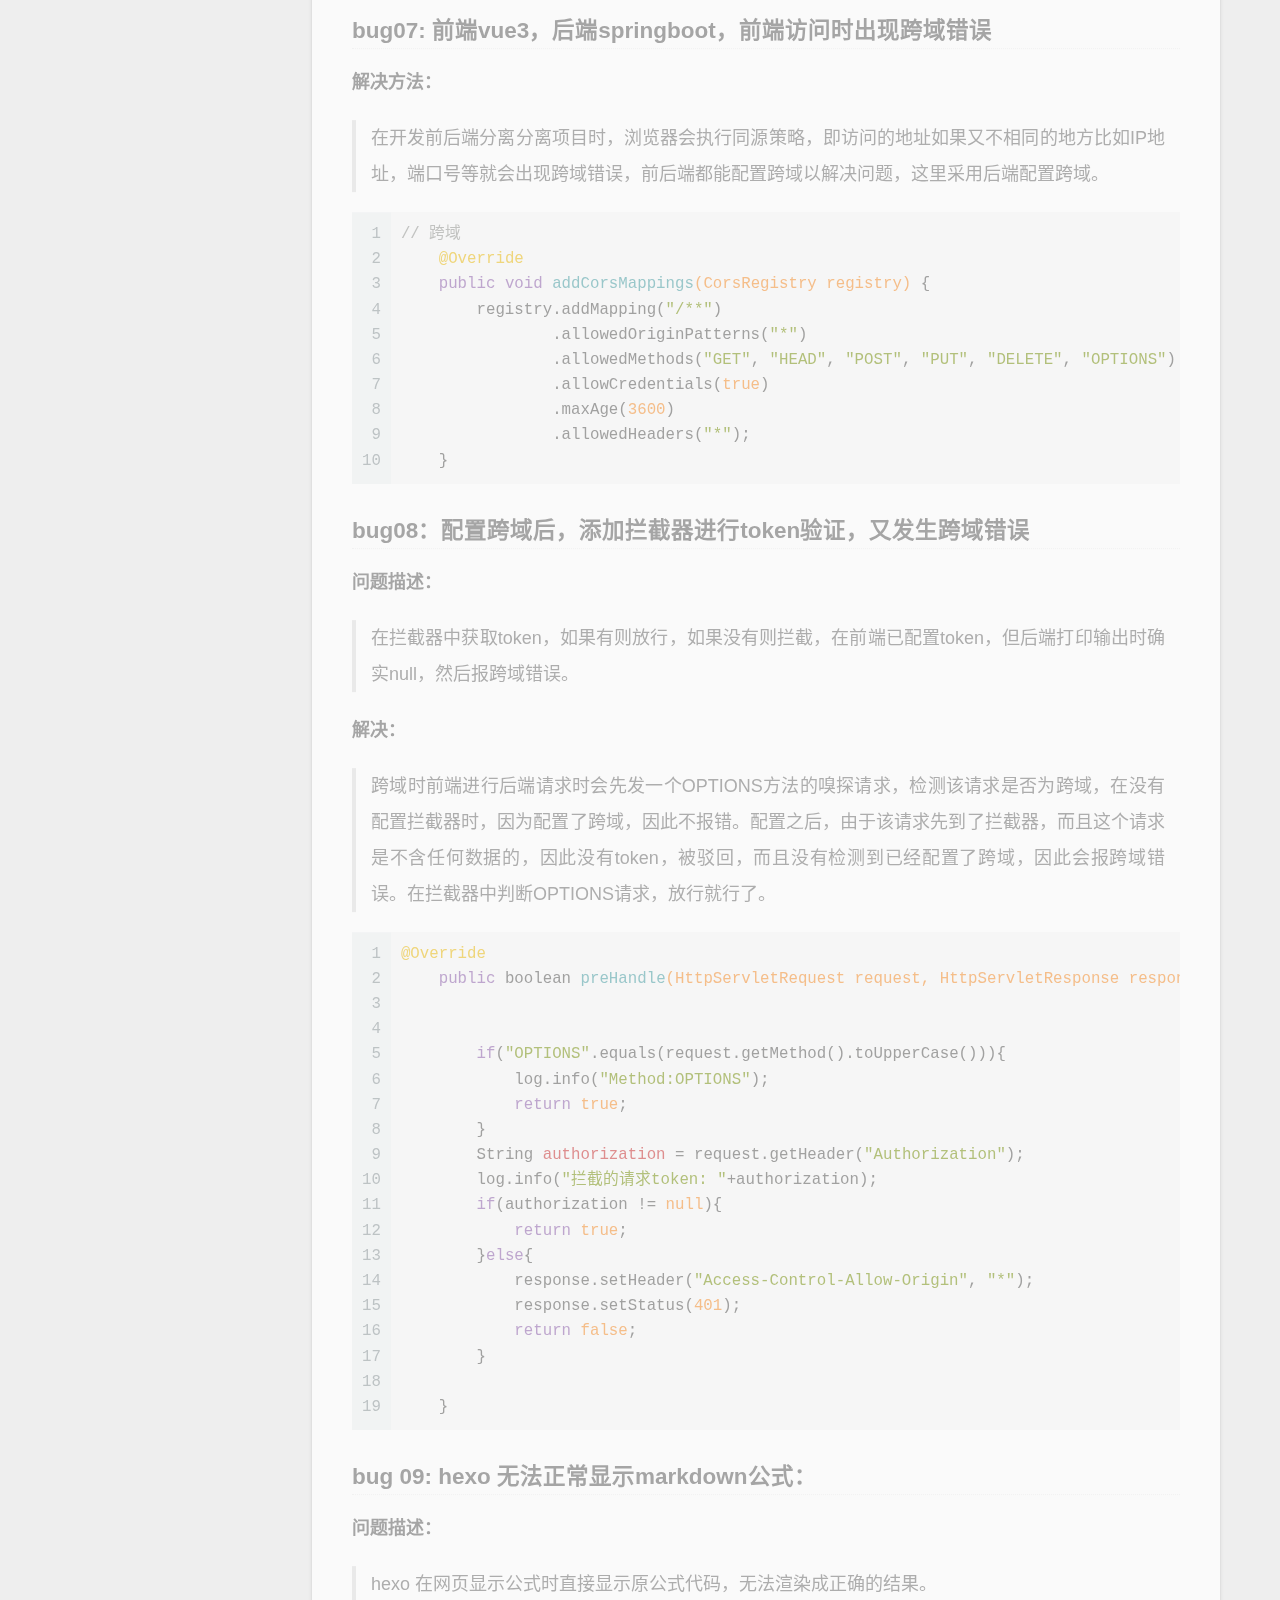
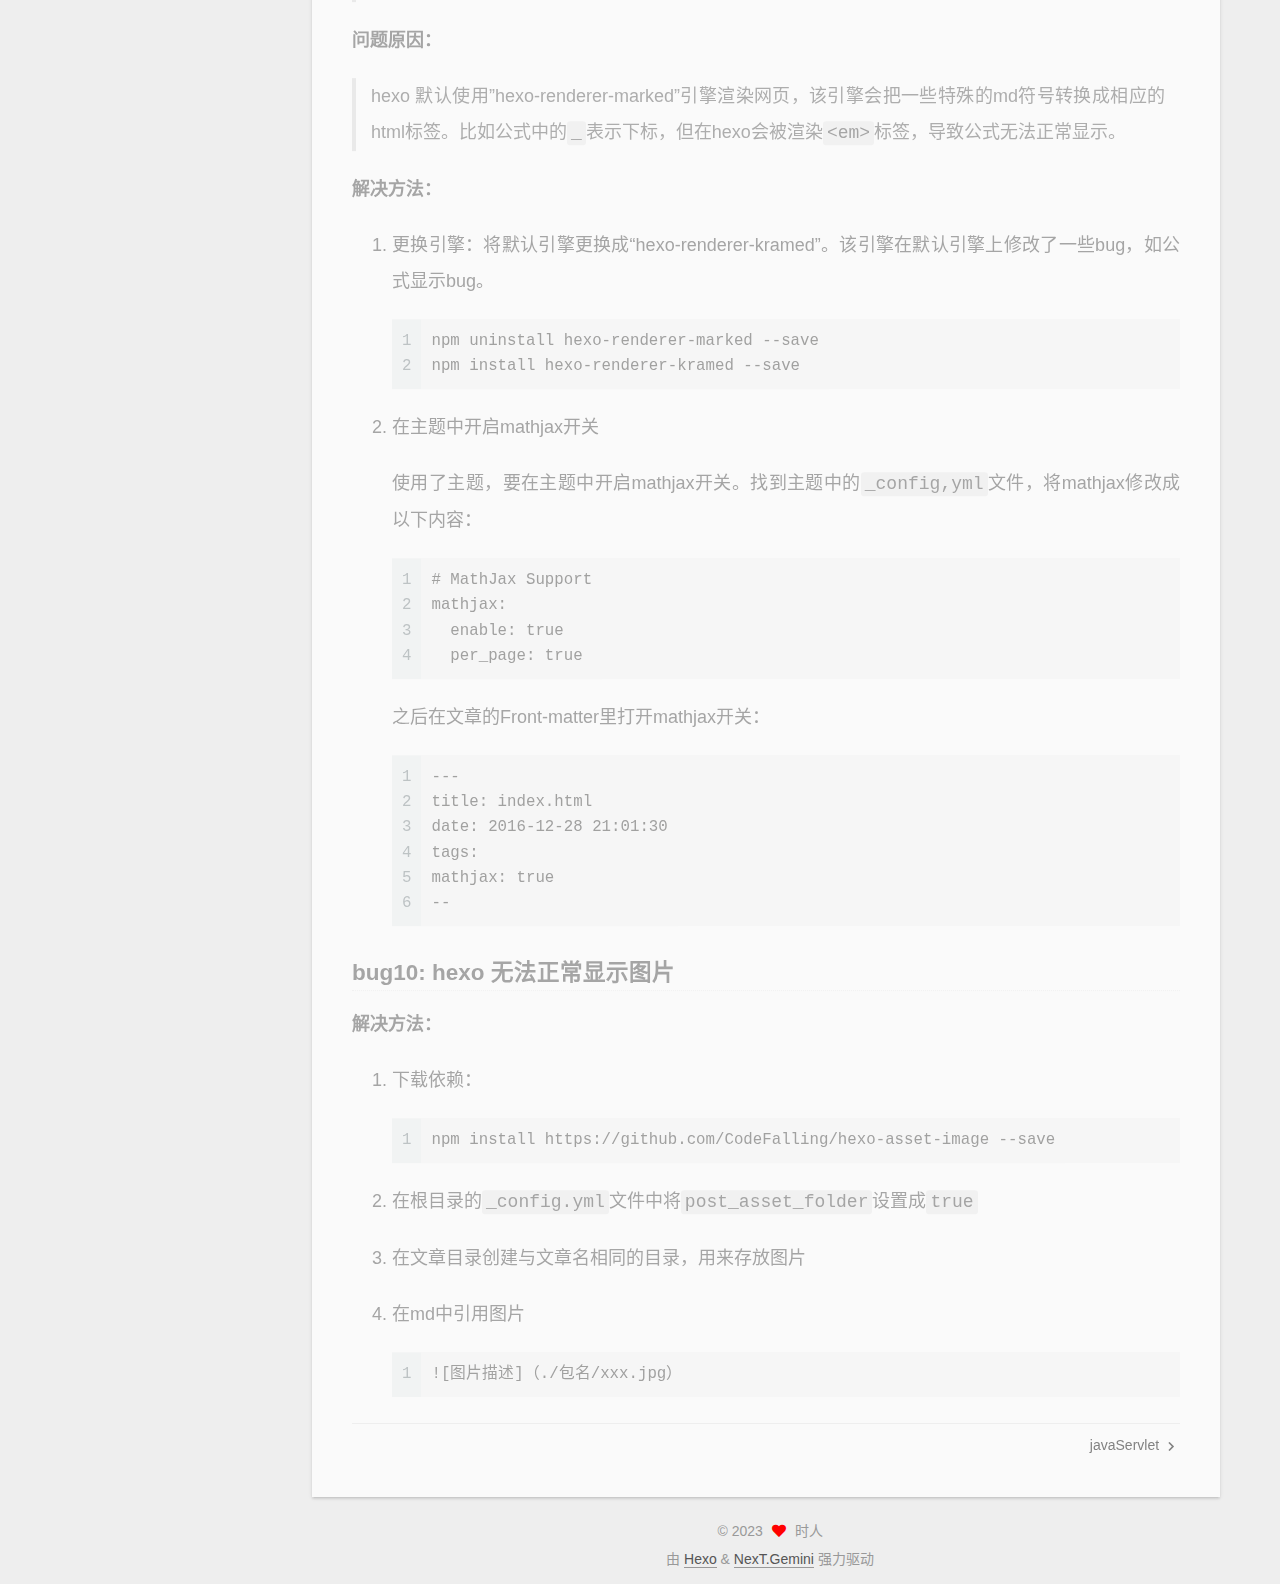
<file: 2022/11/05/bug记录/index.html>
<!DOCTYPE html>
<html lang="zh-CN">
<head>
  <meta charset="UTF-8">
<meta name="viewport" content="width=device-width, initial-scale=1, maximum-scale=2">
<meta name="theme-color" content="#222">
<meta name="generator" content="Hexo 6.3.0">
  <link rel="apple-touch-icon" sizes="180x180" href="/images/apple-touch-icon-next.png">
  <link rel="icon" type="image/png" sizes="32x32" href="/images/favicon-32x32-next.png">
  <link rel="icon" type="image/png" sizes="16x16" href="/images/favicon-16x16-next.png">
  <link rel="mask-icon" href="/images/logo.svg" color="#222">

<link rel="stylesheet" href="/css/main.css">


<link rel="stylesheet" href="/lib/font-awesome/css/all.min.css">

<script id="hexo-configurations">
    var NexT = window.NexT || {};
    var CONFIG = {"hostname":"example.com","root":"/","scheme":"Gemini","version":"7.8.0","exturl":false,"sidebar":{"position":"left","display":"post","padding":18,"offset":12,"onmobile":false},"copycode":{"enable":false,"show_result":false,"style":null},"back2top":{"enable":true,"sidebar":false,"scrollpercent":false},"bookmark":{"enable":false,"color":"#222","save":"auto"},"fancybox":false,"mediumzoom":false,"lazyload":false,"pangu":false,"comments":{"style":"tabs","active":null,"storage":true,"lazyload":false,"nav":null},"algolia":{"hits":{"per_page":10},"labels":{"input_placeholder":"Search for Posts","hits_empty":"We didn't find any results for the search: ${query}","hits_stats":"${hits} results found in ${time} ms"}},"localsearch":{"enable":false,"trigger":"auto","top_n_per_article":1,"unescape":false,"preload":false},"motion":{"enable":true,"async":false,"transition":{"post_block":"fadeIn","post_header":"slideDownIn","post_body":"slideDownIn","coll_header":"slideLeftIn","sidebar":"slideUpIn"}}};
  </script>

  <meta name="description" content="bug 01: mybatis 运行时找不到mapper映射文件问题描述：  Error parsing SQL Mapper Configuration. Cause: java.IOException :Could not find resource *.xml  解决方法：原因是java 文件夹下的一些配置文件在生成项目是没有编译到 target文件夹下的classes文件夹中，导致运行的时">
<meta property="og:type" content="article">
<meta property="og:title" content="bug记录">
<meta property="og:url" content="http://example.com/2022/11/05/bug%E8%AE%B0%E5%BD%95/index.html">
<meta property="og:site_name" content="时人的博客">
<meta property="og:description" content="bug 01: mybatis 运行时找不到mapper映射文件问题描述：  Error parsing SQL Mapper Configuration. Cause: java.IOException :Could not find resource *.xml  解决方法：原因是java 文件夹下的一些配置文件在生成项目是没有编译到 target文件夹下的classes文件夹中，导致运行的时">
<meta property="og:locale" content="zh_CN">
<meta property="article:published_time" content="2022-11-05T09:45:48.850Z">
<meta property="article:modified_time" content="2023-06-12T07:45:10.544Z">
<meta property="article:author" content="时人">
<meta name="twitter:card" content="summary">

<link rel="canonical" href="http://example.com/2022/11/05/bug%E8%AE%B0%E5%BD%95/">


<script id="page-configurations">
  // https://hexo.io/docs/variables.html
  CONFIG.page = {
    sidebar: "",
    isHome : false,
    isPost : true,
    lang   : 'zh-CN'
  };
</script>

  <title>bug记录 | 时人的博客</title>
  






  <noscript>
  <style>
  .use-motion .brand,
  .use-motion .menu-item,
  .sidebar-inner,
  .use-motion .post-block,
  .use-motion .pagination,
  .use-motion .comments,
  .use-motion .post-header,
  .use-motion .post-body,
  .use-motion .collection-header { opacity: initial; }

  .use-motion .site-title,
  .use-motion .site-subtitle {
    opacity: initial;
    top: initial;
  }

  .use-motion .logo-line-before i { left: initial; }
  .use-motion .logo-line-after i { right: initial; }
  </style>
</noscript>

</head>

<body itemscope itemtype="http://schema.org/WebPage">
  <div class="container use-motion">
    <div class="headband"></div>

    <header class="header" itemscope itemtype="http://schema.org/WPHeader">
      <div class="header-inner"><div class="site-brand-container">
  <div class="site-nav-toggle">
    <div class="toggle" aria-label="切换导航栏">
      <span class="toggle-line toggle-line-first"></span>
      <span class="toggle-line toggle-line-middle"></span>
      <span class="toggle-line toggle-line-last"></span>
    </div>
  </div>

  <div class="site-meta">

    <a href="/" class="brand" rel="start">
      <span class="logo-line-before"><i></i></span>
      <h1 class="site-title">时人的博客</h1>
      <span class="logo-line-after"><i></i></span>
    </a>
  </div>

  <div class="site-nav-right">
    <div class="toggle popup-trigger">
    </div>
  </div>
</div>




<nav class="site-nav">
  <ul id="menu" class="main-menu menu">
        <li class="menu-item menu-item-home">

    <a href="/" rel="section"><i class="fa fa-home fa-fw"></i>首页</a>

  </li>
        <li class="menu-item menu-item-categories">

    <a href="/categories/" rel="section"><i class="fa fa-th fa-fw"></i>分类</a>

  </li>
        <li class="menu-item menu-item-archives">

    <a href="/archives/" rel="section"><i class="fa fa-archive fa-fw"></i>归档</a>

  </li>
  </ul>
</nav>




</div>
    </header>

    
  <div class="back-to-top">
    <i class="fa fa-arrow-up"></i>
    <span>0%</span>
  </div>


    <main class="main">
      <div class="main-inner">
        <div class="content-wrap">
          

          <div class="content post posts-expand">
            

    
  
  
  <article itemscope itemtype="http://schema.org/Article" class="post-block" lang="zh-CN">
    <link itemprop="mainEntityOfPage" href="http://example.com/2022/11/05/bug%E8%AE%B0%E5%BD%95/">

    <span hidden itemprop="author" itemscope itemtype="http://schema.org/Person">
      <meta itemprop="image" content="/images/avatar.gif">
      <meta itemprop="name" content="时人">
      <meta itemprop="description" content="">
    </span>

    <span hidden itemprop="publisher" itemscope itemtype="http://schema.org/Organization">
      <meta itemprop="name" content="时人的博客">
    </span>
      <header class="post-header">
        <h1 class="post-title" itemprop="name headline">
          bug记录
        </h1>

        <div class="post-meta">
            <span class="post-meta-item">
              <span class="post-meta-item-icon">
                <i class="far fa-calendar"></i>
              </span>
              <span class="post-meta-item-text">发表于</span>

              <time title="创建时间：2022-11-05 17:45:48" itemprop="dateCreated datePublished" datetime="2022-11-05T17:45:48+08:00">2022-11-05</time>
            </span>
              <span class="post-meta-item">
                <span class="post-meta-item-icon">
                  <i class="far fa-calendar-check"></i>
                </span>
                <span class="post-meta-item-text">更新于</span>
                <time title="修改时间：2023-06-12 15:45:10" itemprop="dateModified" datetime="2023-06-12T15:45:10+08:00">2023-06-12</time>
              </span>
            <span class="post-meta-item">
              <span class="post-meta-item-icon">
                <i class="far fa-folder"></i>
              </span>
              <span class="post-meta-item-text">分类于</span>
                <span itemprop="about" itemscope itemtype="http://schema.org/Thing">
                  <a href="/categories/bug/" itemprop="url" rel="index"><span itemprop="name">bug</span></a>
                </span>
            </span>

          

        </div>
      </header>

    
    
    
    <div class="post-body" itemprop="articleBody">

      
        <h3 id="bug-01-mybatis-运行时找不到mapper映射文件"><a href="#bug-01-mybatis-运行时找不到mapper映射文件" class="headerlink" title="bug 01: mybatis 运行时找不到mapper映射文件"></a>bug 01: mybatis 运行时找不到mapper映射文件</h3><p><strong>问题描述：</strong></p>
<blockquote>
<p>Error parsing SQL Mapper Configuration. Cause: java.IOException :Could not find resource *.xml</p>
</blockquote>
<p><strong>解决方法：</strong>原因是<code>java</code> 文件夹下的一些配置文件在生成项目是没有编译到 <code>target</code>文件夹下的<code>classes</code>文件夹中，导致运行的时候找不到该文件，在<code>pom.xml</code> 添加以下代码即可：</p>
<figure class="highlight xml"><table><tr><td class="gutter"><pre><span class="line">1</span><br><span class="line">2</span><br><span class="line">3</span><br><span class="line">4</span><br><span class="line">5</span><br><span class="line">6</span><br><span class="line">7</span><br><span class="line">8</span><br><span class="line">9</span><br><span class="line">10</span><br><span class="line">11</span><br><span class="line">12</span><br><span class="line">13</span><br></pre></td><td class="code"><pre><span class="line"><span class="tag">&lt;<span class="name">build</span>&gt;</span></span><br><span class="line">        <span class="tag">&lt;<span class="name">resources</span>&gt;</span></span><br><span class="line">            <span class="tag">&lt;<span class="name">resource</span>&gt;</span></span><br><span class="line">                <span class="tag">&lt;<span class="name">directory</span>&gt;</span>src/main/java<span class="tag">&lt;/<span class="name">directory</span>&gt;</span></span><br><span class="line">                <span class="tag">&lt;<span class="name">includes</span>&gt;</span></span><br><span class="line">                    <span class="tag">&lt;<span class="name">include</span>&gt;</span>**/*.properties<span class="tag">&lt;/<span class="name">include</span>&gt;</span></span><br><span class="line">                    <span class="tag">&lt;<span class="name">include</span>&gt;</span>**/*.yml<span class="tag">&lt;/<span class="name">include</span>&gt;</span></span><br><span class="line">                    <span class="tag">&lt;<span class="name">include</span>&gt;</span>**/*.xml<span class="tag">&lt;/<span class="name">include</span>&gt;</span></span><br><span class="line">                    <span class="tag">&lt;<span class="name">include</span>&gt;</span>**/*.tld<span class="tag">&lt;/<span class="name">include</span>&gt;</span></span><br><span class="line">                <span class="tag">&lt;/<span class="name">includes</span>&gt;</span></span><br><span class="line">            <span class="tag">&lt;/<span class="name">resource</span>&gt;</span></span><br><span class="line">        <span class="tag">&lt;/<span class="name">resources</span>&gt;</span></span><br><span class="line"><span class="tag">&lt;/<span class="name">build</span>&gt;</span></span><br></pre></td></tr></table></figure>
<h3 id="bug-02-mybatis-为实体类起别名"><a href="#bug-02-mybatis-为实体类起别名" class="headerlink" title="bug 02: mybatis 为实体类起别名"></a>bug 02: mybatis 为实体类起别名</h3><p><strong>方法一：为单个类起别名</strong></p>
<figure class="highlight xml"><table><tr><td class="gutter"><pre><span class="line">1</span><br><span class="line">2</span><br><span class="line">3</span><br></pre></td><td class="code"><pre><span class="line"><span class="tag">&lt;<span class="name">typeAliases</span>&gt;</span></span><br><span class="line">       <span class="tag">&lt;<span class="name">typeAlias</span> <span class="attr">type</span>=<span class="string">&quot;com.zys.entity.UserInfo&quot;</span> <span class="attr">alias</span>=<span class="string">&quot;UserInfo&quot;</span>/&gt;</span></span><br><span class="line"><span class="tag">&lt;/<span class="name">typeAliases</span>&gt;</span></span><br></pre></td></tr></table></figure>
<p><strong>方法二：为某个包下所有类起别名(小写类名)</strong></p>
<figure class="highlight xml"><table><tr><td class="gutter"><pre><span class="line">1</span><br><span class="line">2</span><br><span class="line">3</span><br></pre></td><td class="code"><pre><span class="line"><span class="tag">&lt;<span class="name">typeAliases</span>&gt;</span></span><br><span class="line">        <span class="tag">&lt;<span class="name">package</span> <span class="attr">name</span>=<span class="string">&quot;com.zys.entity&quot;</span>/&gt;</span></span><br><span class="line"><span class="tag">&lt;/<span class="name">typeAliases</span>&gt;</span></span><br></pre></td></tr></table></figure>
<h3 id="bug03-java-lang-IllegalArgumentException-在请求目标中找到无效字符。有效字符在RFC-7230和RFC-3986中定义"><a href="#bug03-java-lang-IllegalArgumentException-在请求目标中找到无效字符。有效字符在RFC-7230和RFC-3986中定义" class="headerlink" title="bug03: java.lang.IllegalArgumentException: 在请求目标中找到无效字符。有效字符在RFC 7230和RFC 3986中定义"></a>bug03: java.lang.IllegalArgumentException: 在请求目标中找到无效字符。有效字符在RFC 7230和RFC 3986中定义</h3><p>在高版本的tomcat中无法识别前端提交的字符，如 [ ] { } 之类</p>
<p>解决办法是修改tomcat配置文件，打开tomcat配置目录conf中的server.<a target="_blank" rel="noopener" href="https://so.csdn.net/so/search?q=xml&amp;spm=1001.2101.3001.7020">xml</a></p>
<p>修改如下</p>
<figure class="highlight xml"><table><tr><td class="gutter"><pre><span class="line">1</span><br><span class="line">2</span><br><span class="line">3</span><br><span class="line">4</span><br><span class="line">5</span><br><span class="line">6</span><br></pre></td><td class="code"><pre><span class="line"><span class="tag">&lt;<span class="name">Connector</span> <span class="attr">port</span>=<span class="string">&quot;8080&quot;</span> <span class="attr">protocol</span>=<span class="string">&quot;HTTP/1.1&quot;</span></span></span><br><span class="line"><span class="tag">              <span class="attr">connectionTimeout</span>=<span class="string">&quot;20000&quot;</span></span></span><br><span class="line"><span class="tag">              <span class="attr">redirectPort</span>=<span class="string">&quot;8443&quot;</span> </span></span><br><span class="line"><span class="tag">		   <span class="attr">URIEncoding</span>=<span class="string">&quot;utf-8&quot;</span></span></span><br><span class="line"><span class="tag">		   <span class="attr">relaxedPathChars</span>=<span class="string">&quot;|&#123;&#125;[],%&quot;</span></span></span><br><span class="line"><span class="tag">		   <span class="attr">relaxedQueryChars</span>=<span class="string">&quot;|&#123;&#125;[],%&quot;</span>/&gt;</span></span><br></pre></td></tr></table></figure>
<h3 id="bug04-使用-RequestBody-注解接收前端传来的字符串时报错，不能正确解析成json"><a href="#bug04-使用-RequestBody-注解接收前端传来的字符串时报错，不能正确解析成json" class="headerlink" title="bug04: 使用 @RequestBody 注解接收前端传来的字符串时报错，不能正确解析成json"></a>bug04: 使用 @RequestBody 注解接收前端传来的字符串时报错，不能正确解析成json</h3><p><strong>问题描述</strong></p>
<blockquote>
<p>org.springframework.http.converter.HttpMessageNotReadableException: Required request body is missing</p>
</blockquote>
<p><strong>解决方法</strong></p>
<p>将前端请求的方式从<code>get</code>请求改为<code>post</code>请求后正常，不能使用<code>get</code>请求，因为使用<code>get</code>请求时<code>data</code>里的数据会被拼接到请求路径后面，字符串中的引号会转变成百分号，导致解析失败。</p>
<h3 id="bug05-Spring-报错-No-bean-named-‘xxx‘-available"><a href="#bug05-Spring-报错-No-bean-named-‘xxx‘-available" class="headerlink" title="bug05: Spring 报错 No bean named ‘xxx‘ available"></a>bug05: Spring 报错 No bean named ‘xxx‘ available</h3><p><strong>解决方法</strong></p>
<p>出现这种问题说明 bean 没有装配到 IOC 容器中。出现问题的类由 <code>@Service</code>注解，按理说应该装配到 IOC中了，但报错。</p>
<p>原因有二：</p>
<ol>
<li>注解导错包</li>
<li>应该写成<code>@Service(&quot;xxx&quot;)</code>，加上名称</li>
</ol>
<h3 id="bug06-websocket服务器无法使用自动注入"><a href="#bug06-websocket服务器无法使用自动注入" class="headerlink" title="bug06:  websocket服务器无法使用自动注入"></a>bug06:  websocket服务器无法使用自动注入</h3><p><strong>问题描述</strong></p>
<blockquote>
<p>在使用<code>@ServerEndpoint</code>注解修饰的websocket服务器上无法用<code>@Autowired</code>等注解自动注入相应的service</p>
</blockquote>
<p><strong>原因及解决方法</strong></p>
<blockquote>
<p>原因是websocket服务器是多列的，而自动注入的bean要求是单例的，因此注入失效，可以是用上下文对象，ApplicationContext进行间接注入，具体方法如下：</p>
</blockquote>
<figure class="highlight java"><table><tr><td class="gutter"><pre><span class="line">1</span><br><span class="line">2</span><br><span class="line">3</span><br><span class="line">4</span><br><span class="line">5</span><br><span class="line">6</span><br><span class="line">7</span><br><span class="line">8</span><br><span class="line">9</span><br><span class="line">10</span><br><span class="line">11</span><br><span class="line">12</span><br><span class="line">13</span><br><span class="line">14</span><br><span class="line">15</span><br><span class="line">16</span><br></pre></td><td class="code"><pre><span class="line"><span class="comment">// 01 在websocket服务器程序中声明ApplicationContext对象，并设置set方法</span></span><br><span class="line"><span class="keyword">private</span> <span class="keyword">static</span> ApplicationContext applicationContext;</span><br><span class="line"><span class="keyword">public</span> <span class="keyword">static</span> <span class="keyword">void</span> <span class="title function_">setApplicationContext</span><span class="params">(ApplicationContext applicationContext)</span>&#123;</span><br><span class="line">    WebSocketServer.applicationContext = applicationContext;</span><br><span class="line">&#125;</span><br><span class="line"></span><br><span class="line"><span class="comment">// 02 在启动类中传入上下文对象</span></span><br><span class="line"><span class="keyword">public</span> <span class="keyword">static</span> <span class="keyword">void</span> <span class="title function_">main</span><span class="params">(String[] args)</span> &#123;</span><br><span class="line">        <span class="type">ConfigurableApplicationContext</span> <span class="variable">applicationContext</span> <span class="operator">=</span> SpringApplication.run(WebSocketChatRoomApplication.class, args);</span><br><span class="line">        <span class="comment">// 在启动类中传入上下文</span></span><br><span class="line">        WebSocketServer.setApplicationContext(applicationContext);</span><br><span class="line">    &#125;</span><br><span class="line"></span><br><span class="line"><span class="comment">// 03 在需要使用bean的地方通过 ApplicationContext 对象获取bean实例</span></span><br><span class="line"><span class="type">RelationService</span> <span class="variable">relationService</span> <span class="operator">=</span> applicationContext.getBean(RelationServiceImpl.class);</span><br><span class="line">List&lt;String&gt; users = relationService.queryMembers(group_id);</span><br></pre></td></tr></table></figure>
<h3 id="bug07-前端vue3，后端springboot，前端访问时出现跨域错误"><a href="#bug07-前端vue3，后端springboot，前端访问时出现跨域错误" class="headerlink" title="bug07: 前端vue3，后端springboot，前端访问时出现跨域错误"></a>bug07: 前端vue3，后端springboot，前端访问时出现跨域错误</h3><p><strong>解决方法：</strong></p>
<blockquote>
<p>在开发前后端分离分离项目时，浏览器会执行同源策略，即访问的地址如果又不相同的地方比如IP地址，端口号等就会出现跨域错误，前后端都能配置跨域以解决问题，这里采用后端配置跨域。</p>
</blockquote>
<figure class="highlight java"><table><tr><td class="gutter"><pre><span class="line">1</span><br><span class="line">2</span><br><span class="line">3</span><br><span class="line">4</span><br><span class="line">5</span><br><span class="line">6</span><br><span class="line">7</span><br><span class="line">8</span><br><span class="line">9</span><br><span class="line">10</span><br></pre></td><td class="code"><pre><span class="line"><span class="comment">// 跨域</span></span><br><span class="line">    <span class="meta">@Override</span></span><br><span class="line">    <span class="keyword">public</span> <span class="keyword">void</span> <span class="title function_">addCorsMappings</span><span class="params">(CorsRegistry registry)</span> &#123;</span><br><span class="line">        registry.addMapping(<span class="string">&quot;/**&quot;</span>)</span><br><span class="line">                .allowedOriginPatterns(<span class="string">&quot;*&quot;</span>)</span><br><span class="line">                .allowedMethods(<span class="string">&quot;GET&quot;</span>, <span class="string">&quot;HEAD&quot;</span>, <span class="string">&quot;POST&quot;</span>, <span class="string">&quot;PUT&quot;</span>, <span class="string">&quot;DELETE&quot;</span>, <span class="string">&quot;OPTIONS&quot;</span>)</span><br><span class="line">                .allowCredentials(<span class="literal">true</span>)</span><br><span class="line">                .maxAge(<span class="number">3600</span>)</span><br><span class="line">                .allowedHeaders(<span class="string">&quot;*&quot;</span>);</span><br><span class="line">    &#125;</span><br></pre></td></tr></table></figure>
<h3 id="bug08：配置跨域后，添加拦截器进行token验证，又发生跨域错误"><a href="#bug08：配置跨域后，添加拦截器进行token验证，又发生跨域错误" class="headerlink" title="bug08：配置跨域后，添加拦截器进行token验证，又发生跨域错误"></a>bug08：配置跨域后，添加拦截器进行token验证，又发生跨域错误</h3><p><strong>问题描述：</strong></p>
<blockquote>
<p>在拦截器中获取token，如果有则放行，如果没有则拦截，在前端已配置token，但后端打印输出时确实null，然后报跨域错误。</p>
</blockquote>
<p><strong>解决：</strong></p>
<blockquote>
<p>跨域时前端进行后端请求时会先发一个OPTIONS方法的嗅探请求，检测该请求是否为跨域，在没有配置拦截器时，因为配置了跨域，因此不报错。配置之后，由于该请求先到了拦截器，而且这个请求是不含任何数据的，因此没有token，被驳回，而且没有检测到已经配置了跨域，因此会报跨域错误。在拦截器中判断OPTIONS请求，放行就行了。</p>
</blockquote>
<figure class="highlight java"><table><tr><td class="gutter"><pre><span class="line">1</span><br><span class="line">2</span><br><span class="line">3</span><br><span class="line">4</span><br><span class="line">5</span><br><span class="line">6</span><br><span class="line">7</span><br><span class="line">8</span><br><span class="line">9</span><br><span class="line">10</span><br><span class="line">11</span><br><span class="line">12</span><br><span class="line">13</span><br><span class="line">14</span><br><span class="line">15</span><br><span class="line">16</span><br><span class="line">17</span><br><span class="line">18</span><br><span class="line">19</span><br></pre></td><td class="code"><pre><span class="line"><span class="meta">@Override</span></span><br><span class="line">    <span class="keyword">public</span> <span class="type">boolean</span> <span class="title function_">preHandle</span><span class="params">(HttpServletRequest request, HttpServletResponse response, Object handler)</span> <span class="keyword">throws</span> Exception &#123;</span><br><span class="line"></span><br><span class="line"></span><br><span class="line">        <span class="keyword">if</span>(<span class="string">&quot;OPTIONS&quot;</span>.equals(request.getMethod().toUpperCase()))&#123;</span><br><span class="line">            log.info(<span class="string">&quot;Method:OPTIONS&quot;</span>);</span><br><span class="line">            <span class="keyword">return</span> <span class="literal">true</span>;</span><br><span class="line">        &#125;</span><br><span class="line">        <span class="type">String</span> <span class="variable">authorization</span> <span class="operator">=</span> request.getHeader(<span class="string">&quot;Authorization&quot;</span>);</span><br><span class="line">        log.info(<span class="string">&quot;拦截的请求token: &quot;</span>+authorization);</span><br><span class="line">        <span class="keyword">if</span>(authorization != <span class="literal">null</span>)&#123;</span><br><span class="line">            <span class="keyword">return</span> <span class="literal">true</span>;</span><br><span class="line">        &#125;<span class="keyword">else</span>&#123;</span><br><span class="line">            response.setHeader(<span class="string">&quot;Access-Control-Allow-Origin&quot;</span>, <span class="string">&quot;*&quot;</span>);</span><br><span class="line">            response.setStatus(<span class="number">401</span>);</span><br><span class="line">            <span class="keyword">return</span> <span class="literal">false</span>;</span><br><span class="line">        &#125;</span><br><span class="line"></span><br><span class="line">    &#125;</span><br></pre></td></tr></table></figure>
<h3 id="bug-09-hexo-无法正常显示markdown公式："><a href="#bug-09-hexo-无法正常显示markdown公式：" class="headerlink" title="bug 09: hexo 无法正常显示markdown公式："></a>bug 09: hexo 无法正常显示markdown公式：</h3><p><strong>问题描述：</strong></p>
<blockquote>
<p>hexo 在网页显示公式时直接显示原公式代码，无法渲染成正确的结果。</p>
</blockquote>
<p><strong>问题原因：</strong></p>
<blockquote>
<p>hexo 默认使用”hexo-renderer-marked”引擎渲染网页，该引擎会把一些特殊的md符号转换成相应的html标签。比如公式中的<code>_</code>表示下标，但在hexo会被渲染<code>&lt;em&gt;</code>标签，导致公式无法正常显示。</p>
</blockquote>
<p><strong>解决方法：</strong></p>
<ol>
<li><p>更换引擎：将默认引擎更换成“hexo-renderer-kramed”。该引擎在默认引擎上修改了一些bug，如公式显示bug。</p>
<figure class="highlight plaintext"><table><tr><td class="gutter"><pre><span class="line">1</span><br><span class="line">2</span><br></pre></td><td class="code"><pre><span class="line">npm uninstall hexo-renderer-marked --save</span><br><span class="line">npm install hexo-renderer-kramed --save</span><br></pre></td></tr></table></figure>
</li>
<li><p>在主题中开启mathjax开关</p>
<p>使用了主题，要在主题中开启mathjax开关。找到主题中的<code>_config,yml</code>文件，将mathjax修改成以下内容：</p>
<figure class="highlight plaintext"><table><tr><td class="gutter"><pre><span class="line">1</span><br><span class="line">2</span><br><span class="line">3</span><br><span class="line">4</span><br></pre></td><td class="code"><pre><span class="line"># MathJax Support</span><br><span class="line">mathjax:</span><br><span class="line">  enable: true</span><br><span class="line">  per_page: true</span><br></pre></td></tr></table></figure>
<p>之后在文章的Front-matter里打开mathjax开关：</p>
<figure class="highlight plaintext"><table><tr><td class="gutter"><pre><span class="line">1</span><br><span class="line">2</span><br><span class="line">3</span><br><span class="line">4</span><br><span class="line">5</span><br><span class="line">6</span><br></pre></td><td class="code"><pre><span class="line">---</span><br><span class="line">title: index.html</span><br><span class="line">date: 2016-12-28 21:01:30</span><br><span class="line">tags:</span><br><span class="line">mathjax: true</span><br><span class="line">--</span><br></pre></td></tr></table></figure>
</li>
</ol>
<h3 id="bug10-hexo-无法正常显示图片"><a href="#bug10-hexo-无法正常显示图片" class="headerlink" title="bug10: hexo 无法正常显示图片"></a>bug10: hexo 无法正常显示图片</h3><p><strong>解决方法：</strong></p>
<ol>
<li><p>下载依赖：</p>
<figure class="highlight bash"><table><tr><td class="gutter"><pre><span class="line">1</span><br></pre></td><td class="code"><pre><span class="line">npm install https://github.com/CodeFalling/hexo-asset-image --save</span><br></pre></td></tr></table></figure>
</li>
<li><p>在根目录的<code>_config.yml</code>文件中将<code>post_asset_folder</code>设置成<code>true</code></p>
</li>
<li><p>在文章目录创建与文章名相同的目录，用来存放图片</p>
</li>
<li><p>在md中引用图片</p>
<figure class="highlight plaintext"><table><tr><td class="gutter"><pre><span class="line">1</span><br></pre></td><td class="code"><pre><span class="line">![图片描述]（./包名/xxx.jpg）</span><br></pre></td></tr></table></figure>
</li>
</ol>

    </div>

    
    
    

      <footer class="post-footer">

        


        
    <div class="post-nav">
      <div class="post-nav-item"></div>
      <div class="post-nav-item">
    <a href="/2022/11/05/javaServlet/" rel="next" title="javaServlet">
      javaServlet <i class="fa fa-chevron-right"></i>
    </a></div>
    </div>
      </footer>
    
  </article>
  
  
  



          </div>
          

<script>
  window.addEventListener('tabs:register', () => {
    let { activeClass } = CONFIG.comments;
    if (CONFIG.comments.storage) {
      activeClass = localStorage.getItem('comments_active') || activeClass;
    }
    if (activeClass) {
      let activeTab = document.querySelector(`a[href="#comment-${activeClass}"]`);
      if (activeTab) {
        activeTab.click();
      }
    }
  });
  if (CONFIG.comments.storage) {
    window.addEventListener('tabs:click', event => {
      if (!event.target.matches('.tabs-comment .tab-content .tab-pane')) return;
      let commentClass = event.target.classList[1];
      localStorage.setItem('comments_active', commentClass);
    });
  }
</script>

        </div>
          
  
  <div class="toggle sidebar-toggle">
    <span class="toggle-line toggle-line-first"></span>
    <span class="toggle-line toggle-line-middle"></span>
    <span class="toggle-line toggle-line-last"></span>
  </div>

  <aside class="sidebar">
    <div class="sidebar-inner">

      <ul class="sidebar-nav motion-element">
        <li class="sidebar-nav-toc">
          文章目录
        </li>
        <li class="sidebar-nav-overview">
          站点概览
        </li>
      </ul>

      <!--noindex-->
      <div class="post-toc-wrap sidebar-panel">
          <div class="post-toc motion-element"><ol class="nav"><li class="nav-item nav-level-3"><a class="nav-link" href="#bug-01-mybatis-%E8%BF%90%E8%A1%8C%E6%97%B6%E6%89%BE%E4%B8%8D%E5%88%B0mapper%E6%98%A0%E5%B0%84%E6%96%87%E4%BB%B6"><span class="nav-number">1.</span> <span class="nav-text">bug 01: mybatis 运行时找不到mapper映射文件</span></a></li><li class="nav-item nav-level-3"><a class="nav-link" href="#bug-02-mybatis-%E4%B8%BA%E5%AE%9E%E4%BD%93%E7%B1%BB%E8%B5%B7%E5%88%AB%E5%90%8D"><span class="nav-number">2.</span> <span class="nav-text">bug 02: mybatis 为实体类起别名</span></a></li><li class="nav-item nav-level-3"><a class="nav-link" href="#bug03-java-lang-IllegalArgumentException-%E5%9C%A8%E8%AF%B7%E6%B1%82%E7%9B%AE%E6%A0%87%E4%B8%AD%E6%89%BE%E5%88%B0%E6%97%A0%E6%95%88%E5%AD%97%E7%AC%A6%E3%80%82%E6%9C%89%E6%95%88%E5%AD%97%E7%AC%A6%E5%9C%A8RFC-7230%E5%92%8CRFC-3986%E4%B8%AD%E5%AE%9A%E4%B9%89"><span class="nav-number">3.</span> <span class="nav-text">bug03: java.lang.IllegalArgumentException: 在请求目标中找到无效字符。有效字符在RFC 7230和RFC 3986中定义</span></a></li><li class="nav-item nav-level-3"><a class="nav-link" href="#bug04-%E4%BD%BF%E7%94%A8-RequestBody-%E6%B3%A8%E8%A7%A3%E6%8E%A5%E6%94%B6%E5%89%8D%E7%AB%AF%E4%BC%A0%E6%9D%A5%E7%9A%84%E5%AD%97%E7%AC%A6%E4%B8%B2%E6%97%B6%E6%8A%A5%E9%94%99%EF%BC%8C%E4%B8%8D%E8%83%BD%E6%AD%A3%E7%A1%AE%E8%A7%A3%E6%9E%90%E6%88%90json"><span class="nav-number">4.</span> <span class="nav-text">bug04: 使用 @RequestBody 注解接收前端传来的字符串时报错，不能正确解析成json</span></a></li><li class="nav-item nav-level-3"><a class="nav-link" href="#bug05-Spring-%E6%8A%A5%E9%94%99-No-bean-named-%E2%80%98xxx%E2%80%98-available"><span class="nav-number">5.</span> <span class="nav-text">bug05: Spring 报错 No bean named ‘xxx‘ available</span></a></li><li class="nav-item nav-level-3"><a class="nav-link" href="#bug06-websocket%E6%9C%8D%E5%8A%A1%E5%99%A8%E6%97%A0%E6%B3%95%E4%BD%BF%E7%94%A8%E8%87%AA%E5%8A%A8%E6%B3%A8%E5%85%A5"><span class="nav-number">6.</span> <span class="nav-text">bug06:  websocket服务器无法使用自动注入</span></a></li><li class="nav-item nav-level-3"><a class="nav-link" href="#bug07-%E5%89%8D%E7%AB%AFvue3%EF%BC%8C%E5%90%8E%E7%AB%AFspringboot%EF%BC%8C%E5%89%8D%E7%AB%AF%E8%AE%BF%E9%97%AE%E6%97%B6%E5%87%BA%E7%8E%B0%E8%B7%A8%E5%9F%9F%E9%94%99%E8%AF%AF"><span class="nav-number">7.</span> <span class="nav-text">bug07: 前端vue3，后端springboot，前端访问时出现跨域错误</span></a></li><li class="nav-item nav-level-3"><a class="nav-link" href="#bug08%EF%BC%9A%E9%85%8D%E7%BD%AE%E8%B7%A8%E5%9F%9F%E5%90%8E%EF%BC%8C%E6%B7%BB%E5%8A%A0%E6%8B%A6%E6%88%AA%E5%99%A8%E8%BF%9B%E8%A1%8Ctoken%E9%AA%8C%E8%AF%81%EF%BC%8C%E5%8F%88%E5%8F%91%E7%94%9F%E8%B7%A8%E5%9F%9F%E9%94%99%E8%AF%AF"><span class="nav-number">8.</span> <span class="nav-text">bug08：配置跨域后，添加拦截器进行token验证，又发生跨域错误</span></a></li><li class="nav-item nav-level-3"><a class="nav-link" href="#bug-09-hexo-%E6%97%A0%E6%B3%95%E6%AD%A3%E5%B8%B8%E6%98%BE%E7%A4%BAmarkdown%E5%85%AC%E5%BC%8F%EF%BC%9A"><span class="nav-number">9.</span> <span class="nav-text">bug 09: hexo 无法正常显示markdown公式：</span></a></li><li class="nav-item nav-level-3"><a class="nav-link" href="#bug10-hexo-%E6%97%A0%E6%B3%95%E6%AD%A3%E5%B8%B8%E6%98%BE%E7%A4%BA%E5%9B%BE%E7%89%87"><span class="nav-number">10.</span> <span class="nav-text">bug10: hexo 无法正常显示图片</span></a></li></ol></div>
      </div>
      <!--/noindex-->

      <div class="site-overview-wrap sidebar-panel">
        <div class="site-author motion-element" itemprop="author" itemscope itemtype="http://schema.org/Person">
  <p class="site-author-name" itemprop="name">时人</p>
  <div class="site-description" itemprop="description"></div>
</div>
<div class="site-state-wrap motion-element">
  <nav class="site-state">
      <div class="site-state-item site-state-posts">
          <a href="/archives/">
        
          <span class="site-state-item-count">5</span>
          <span class="site-state-item-name">日志</span>
        </a>
      </div>
      <div class="site-state-item site-state-categories">
            <a href="/categories/">
          
        <span class="site-state-item-count">3</span>
        <span class="site-state-item-name">分类</span></a>
      </div>
  </nav>
</div>



      </div>

    </div>
  </aside>
  <div id="sidebar-dimmer"></div>


      </div>
    </main>

    <footer class="footer">
      <div class="footer-inner">
        

        

<div class="copyright">
  
  &copy; 
  <span itemprop="copyrightYear">2023</span>
  <span class="with-love">
    <i class="fa fa-heart"></i>
  </span>
  <span class="author" itemprop="copyrightHolder">时人</span>
</div>
  <div class="powered-by">由 <a href="https://hexo.io/" class="theme-link" rel="noopener" target="_blank">Hexo</a> & <a href="https://theme-next.org/" class="theme-link" rel="noopener" target="_blank">NexT.Gemini</a> 强力驱动
  </div>

        








      </div>
    </footer>
  </div>

  
  <script src="/lib/anime.min.js"></script>
  <script src="/lib/velocity/velocity.min.js"></script>
  <script src="/lib/velocity/velocity.ui.min.js"></script>

<script src="/js/utils.js"></script>

<script src="/js/motion.js"></script>


<script src="/js/schemes/pisces.js"></script>


<script src="/js/next-boot.js"></script>




  















  

  

  

</body>
</html>
</file>
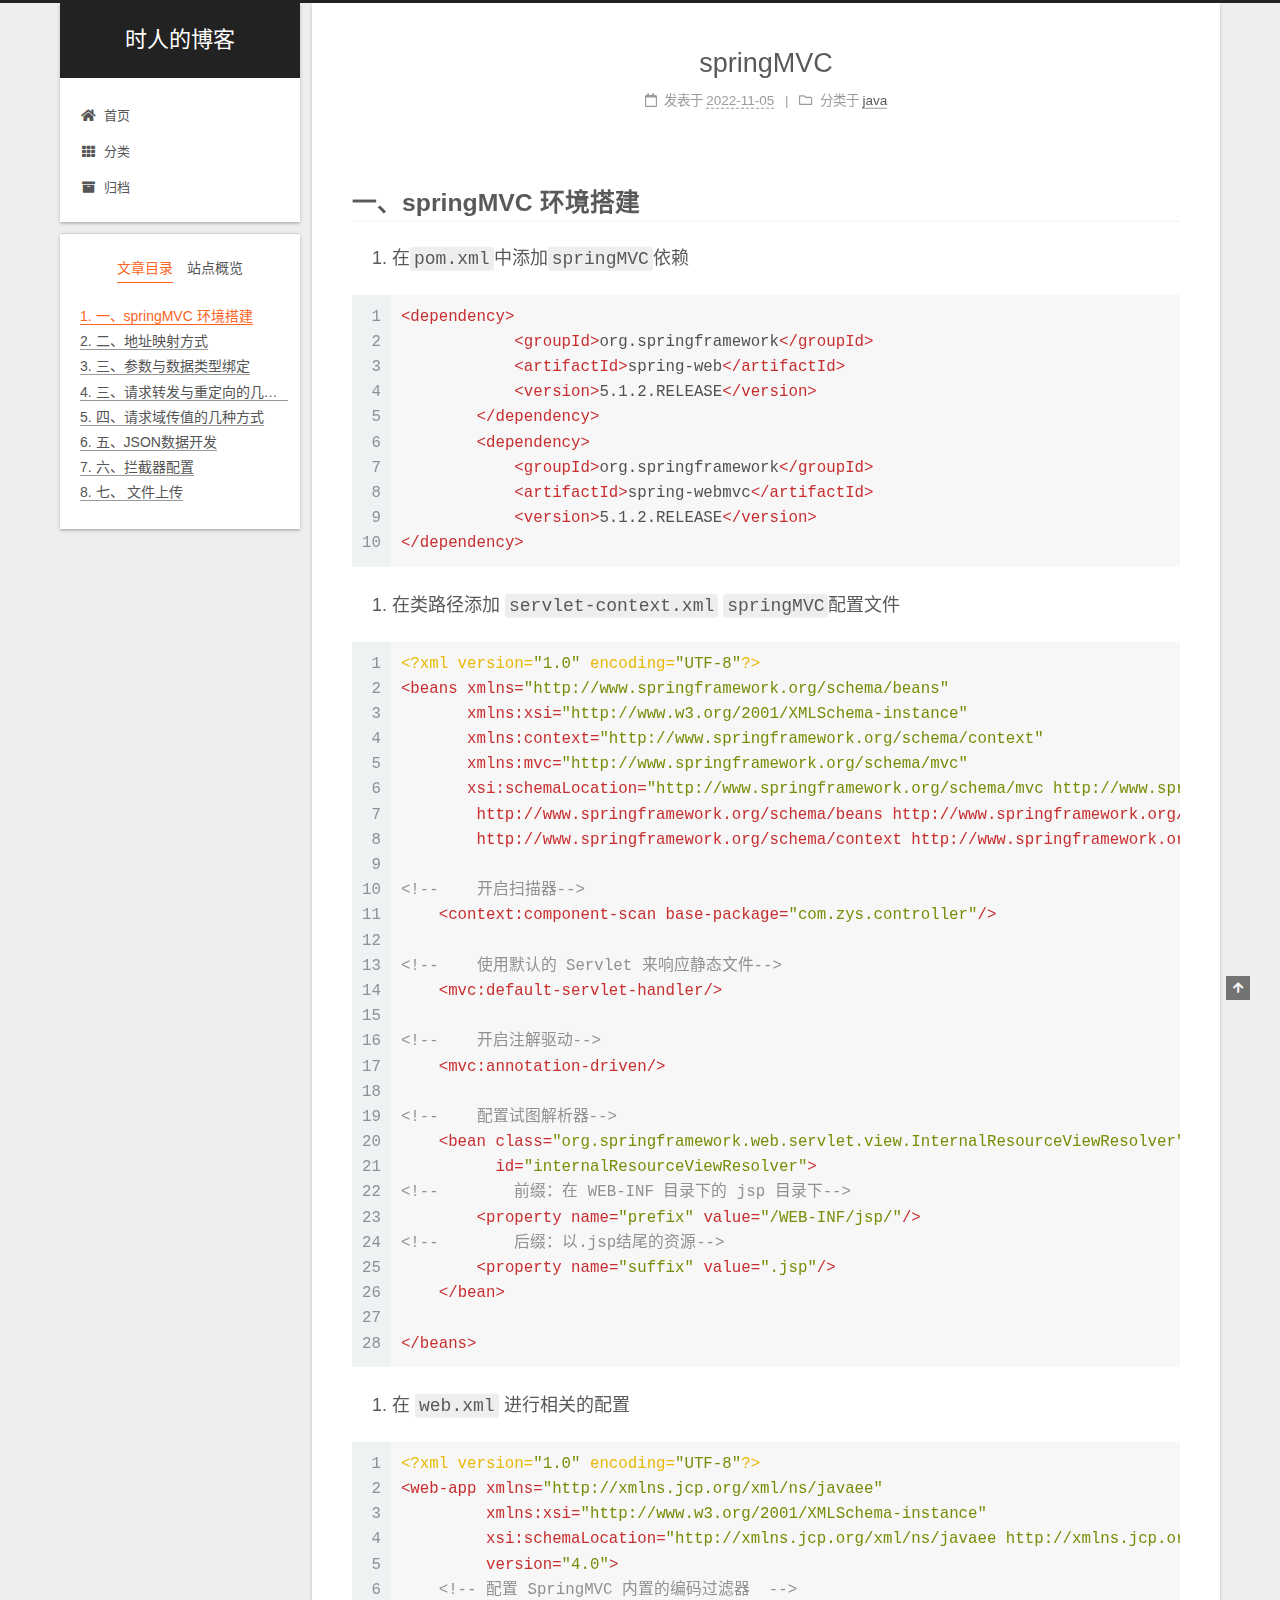
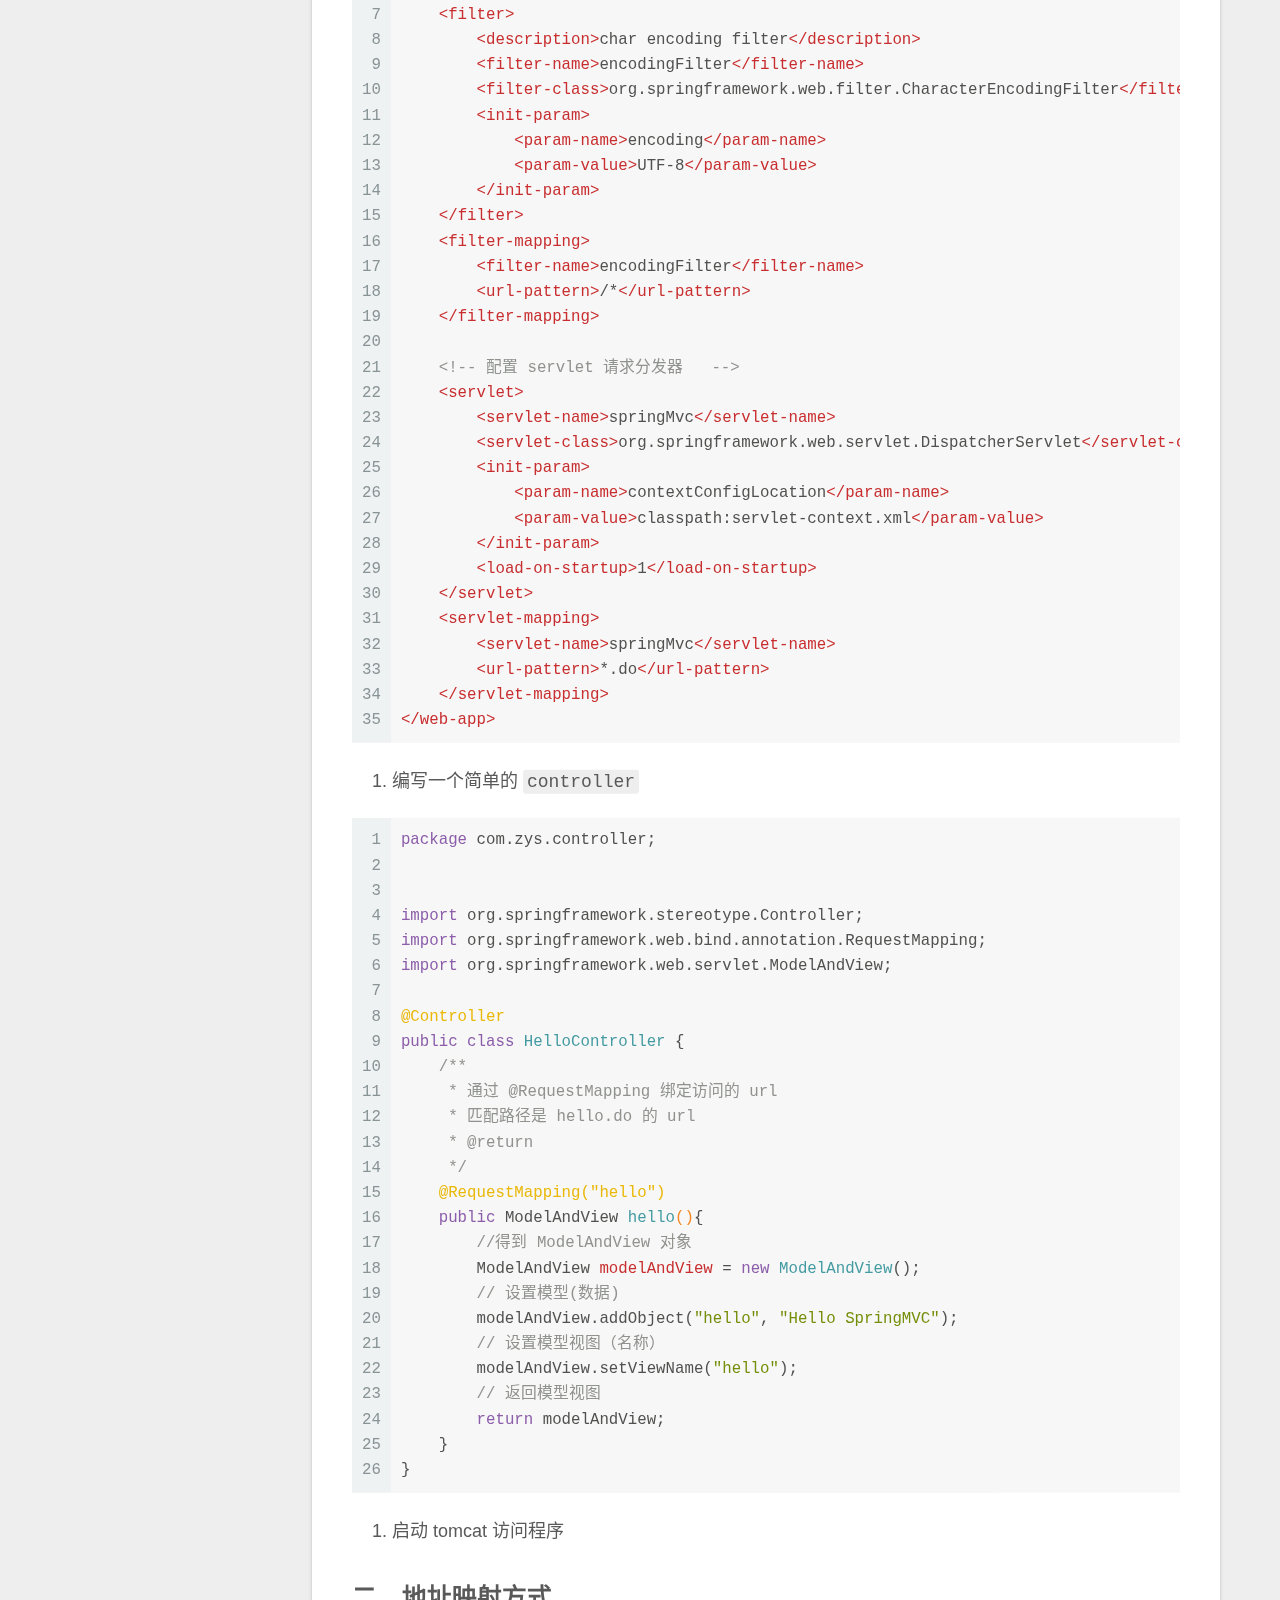
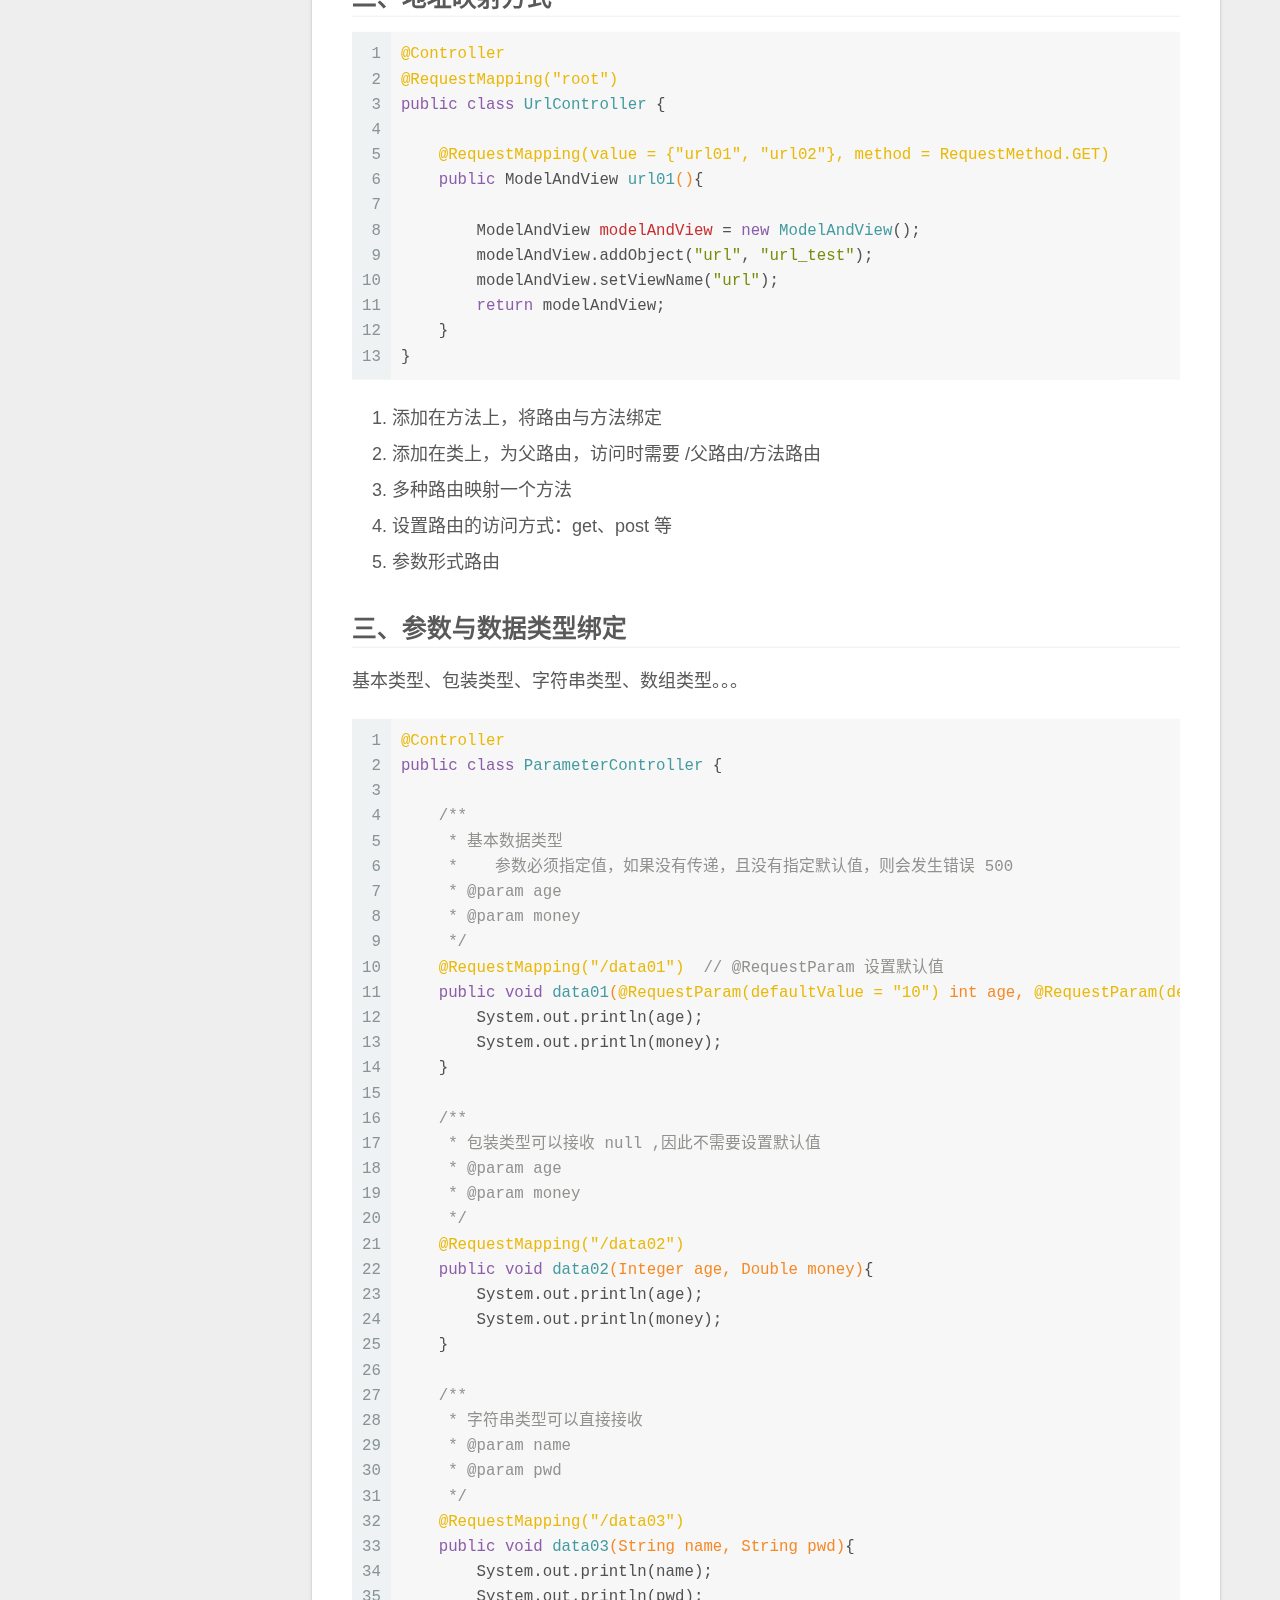
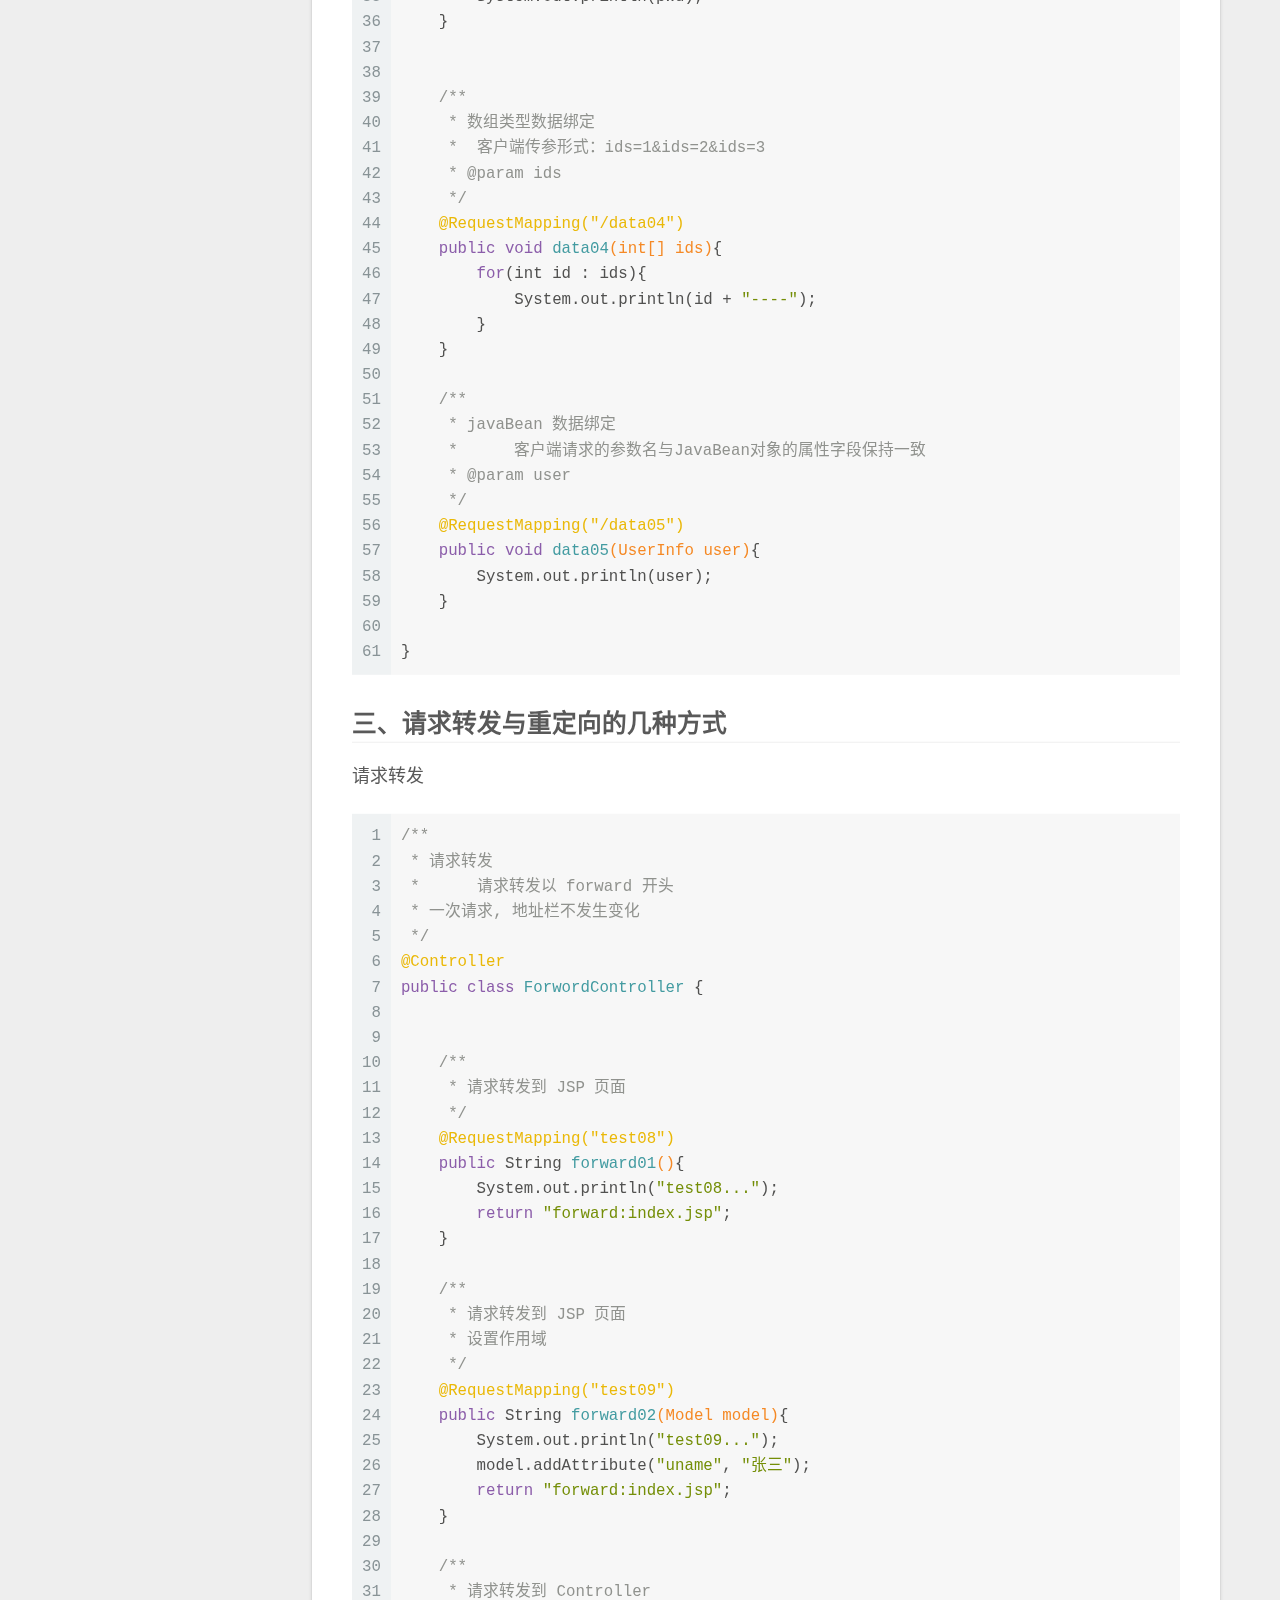
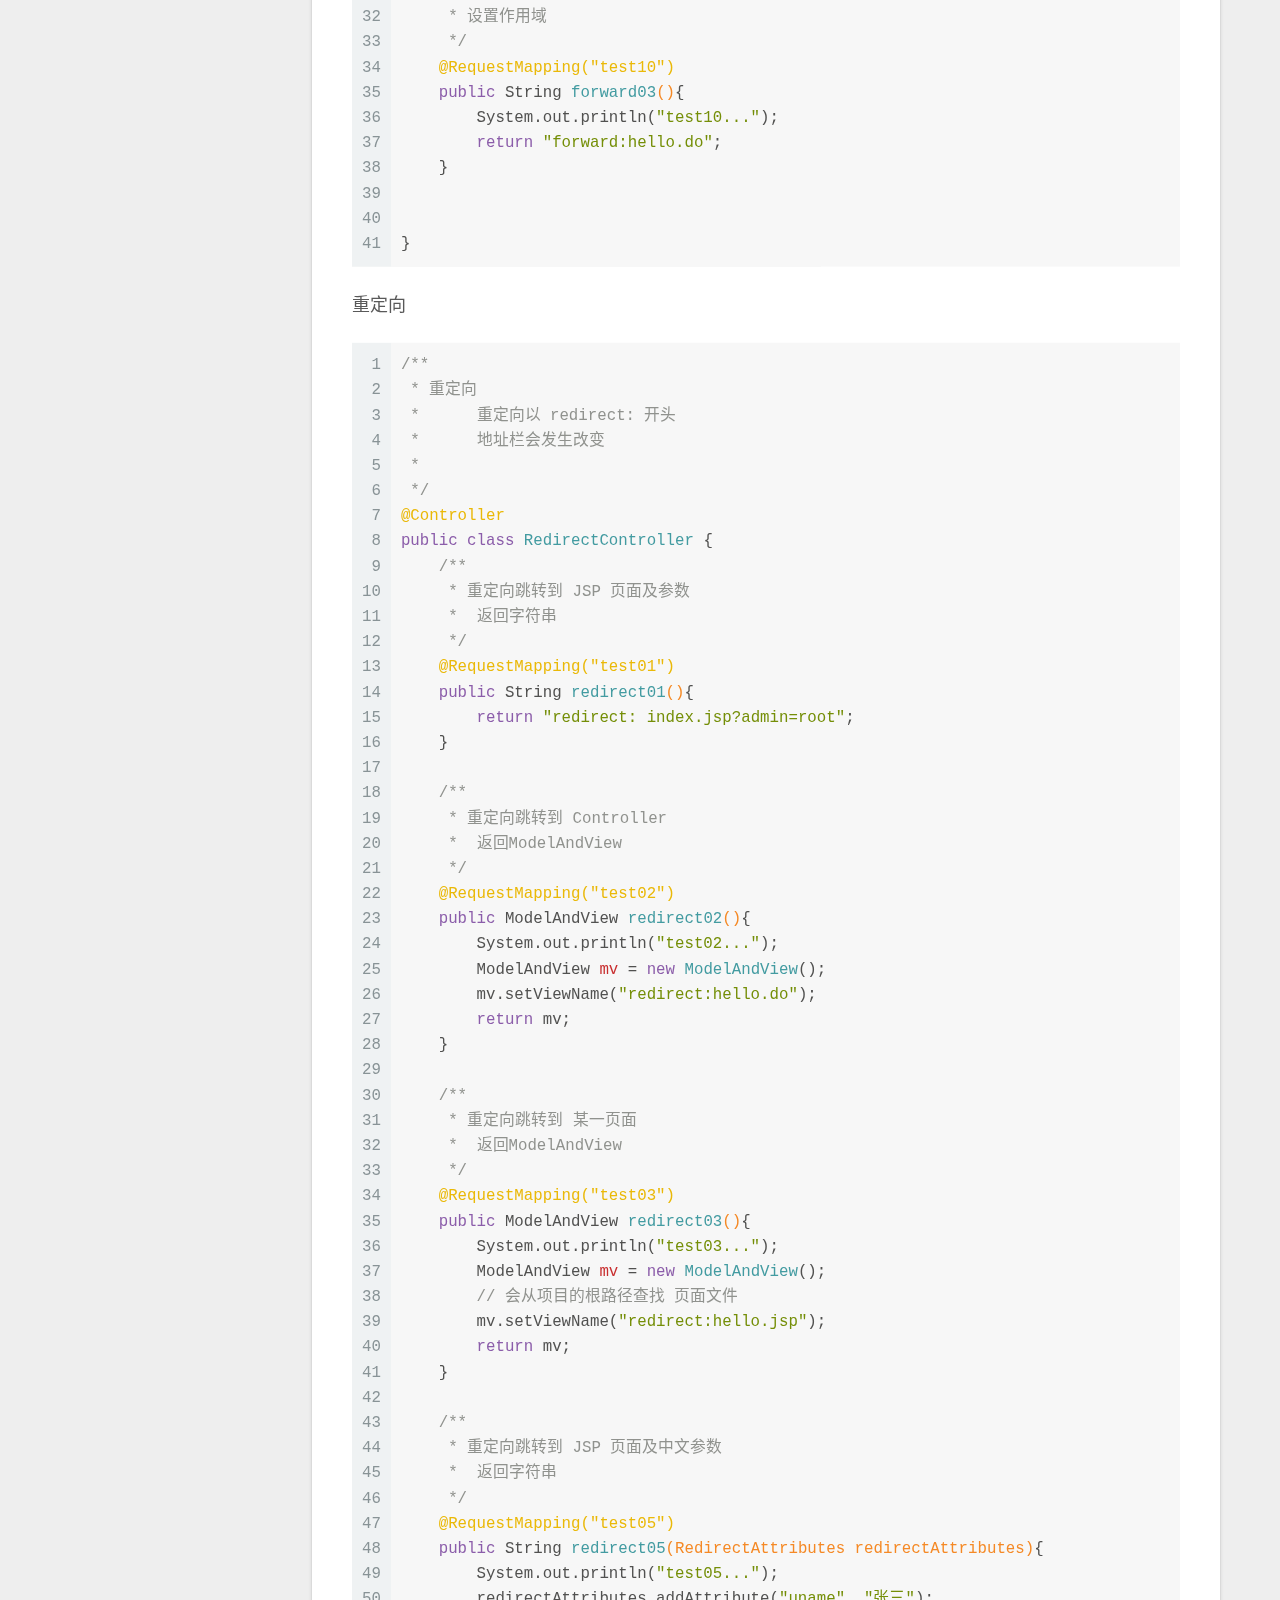
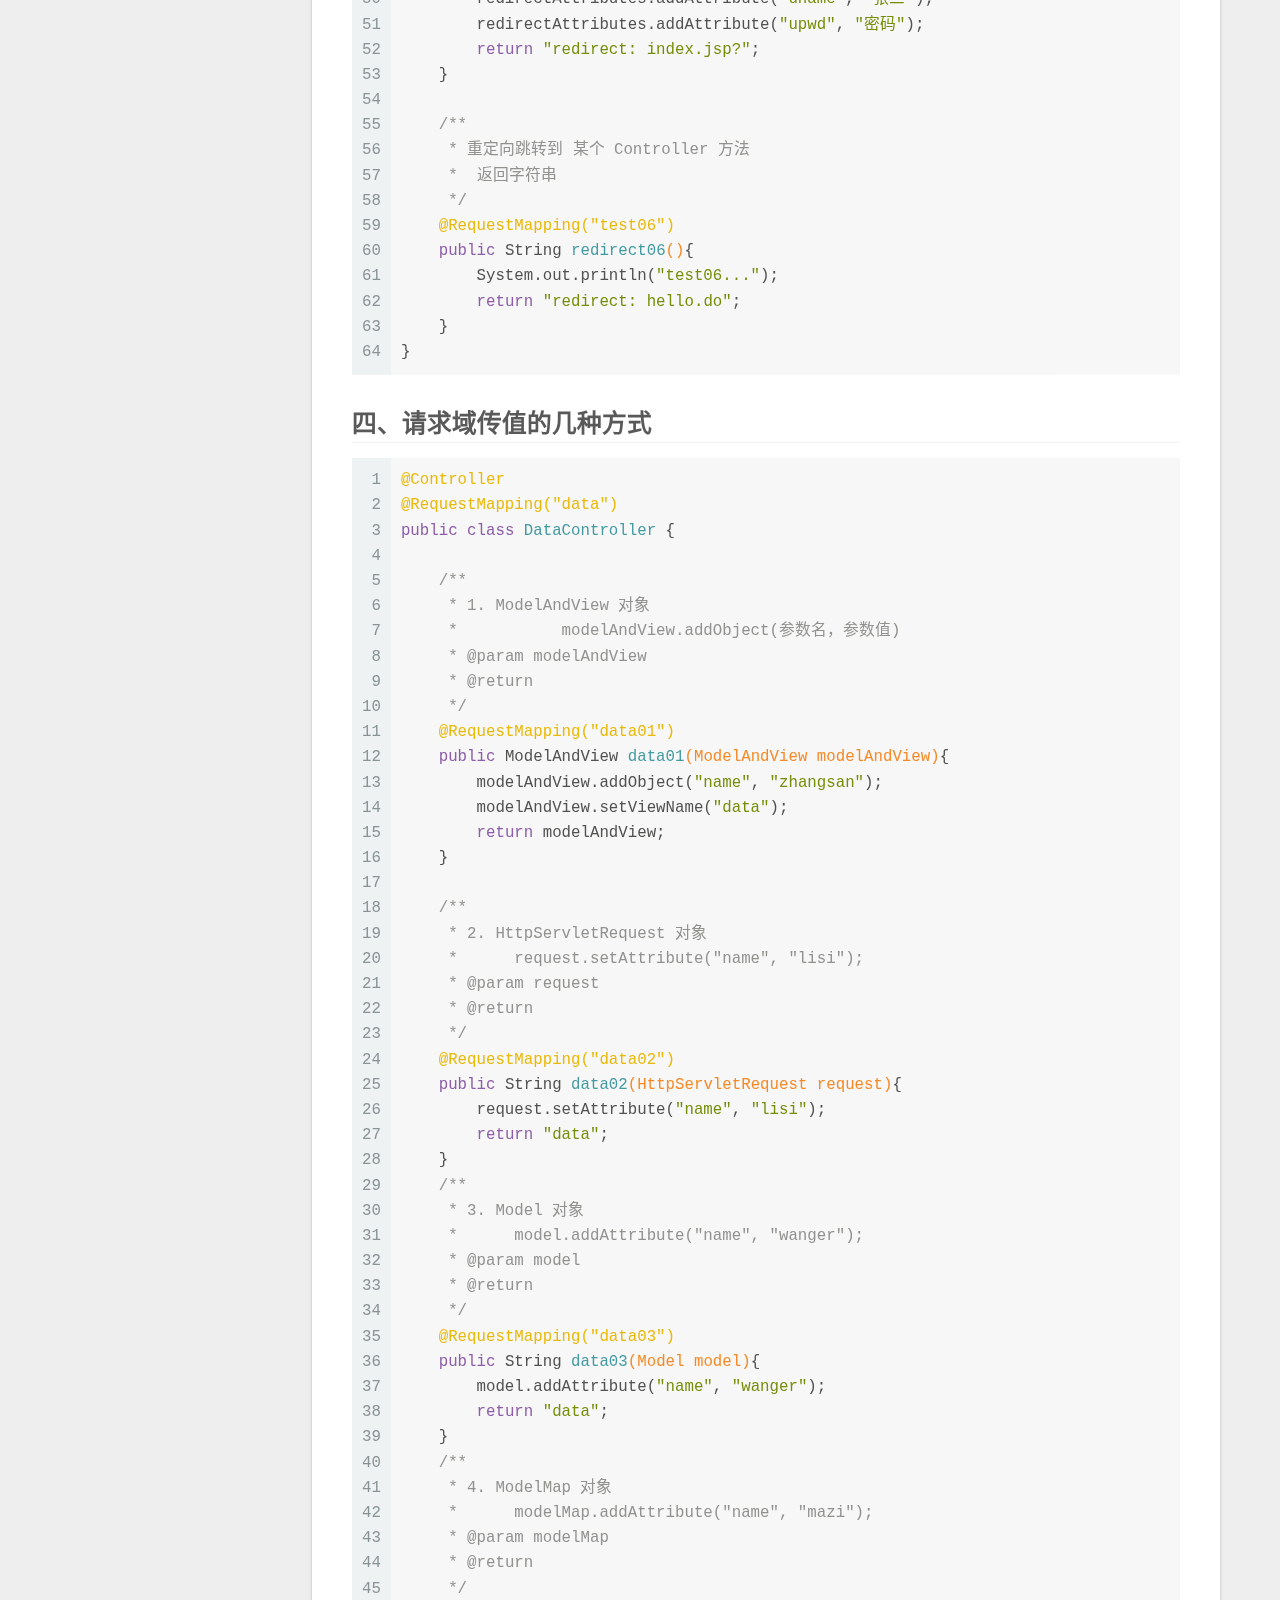
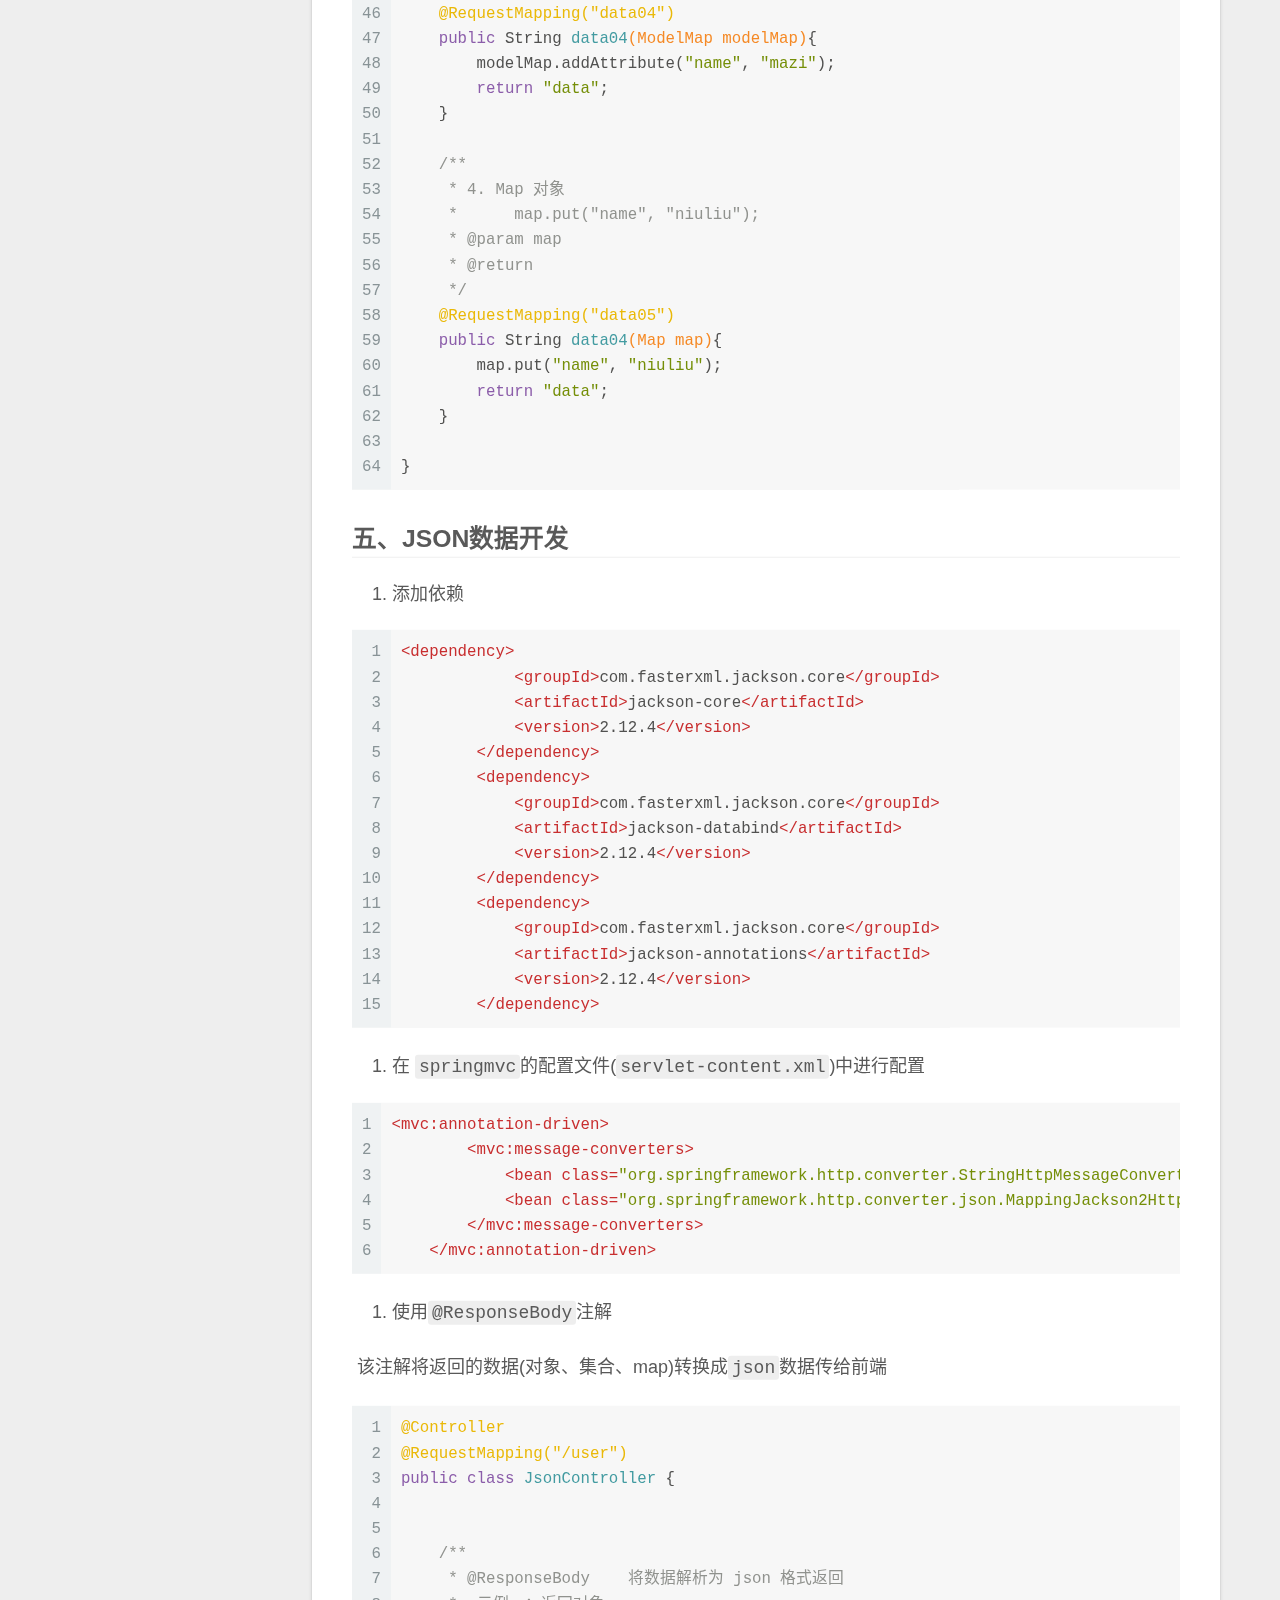
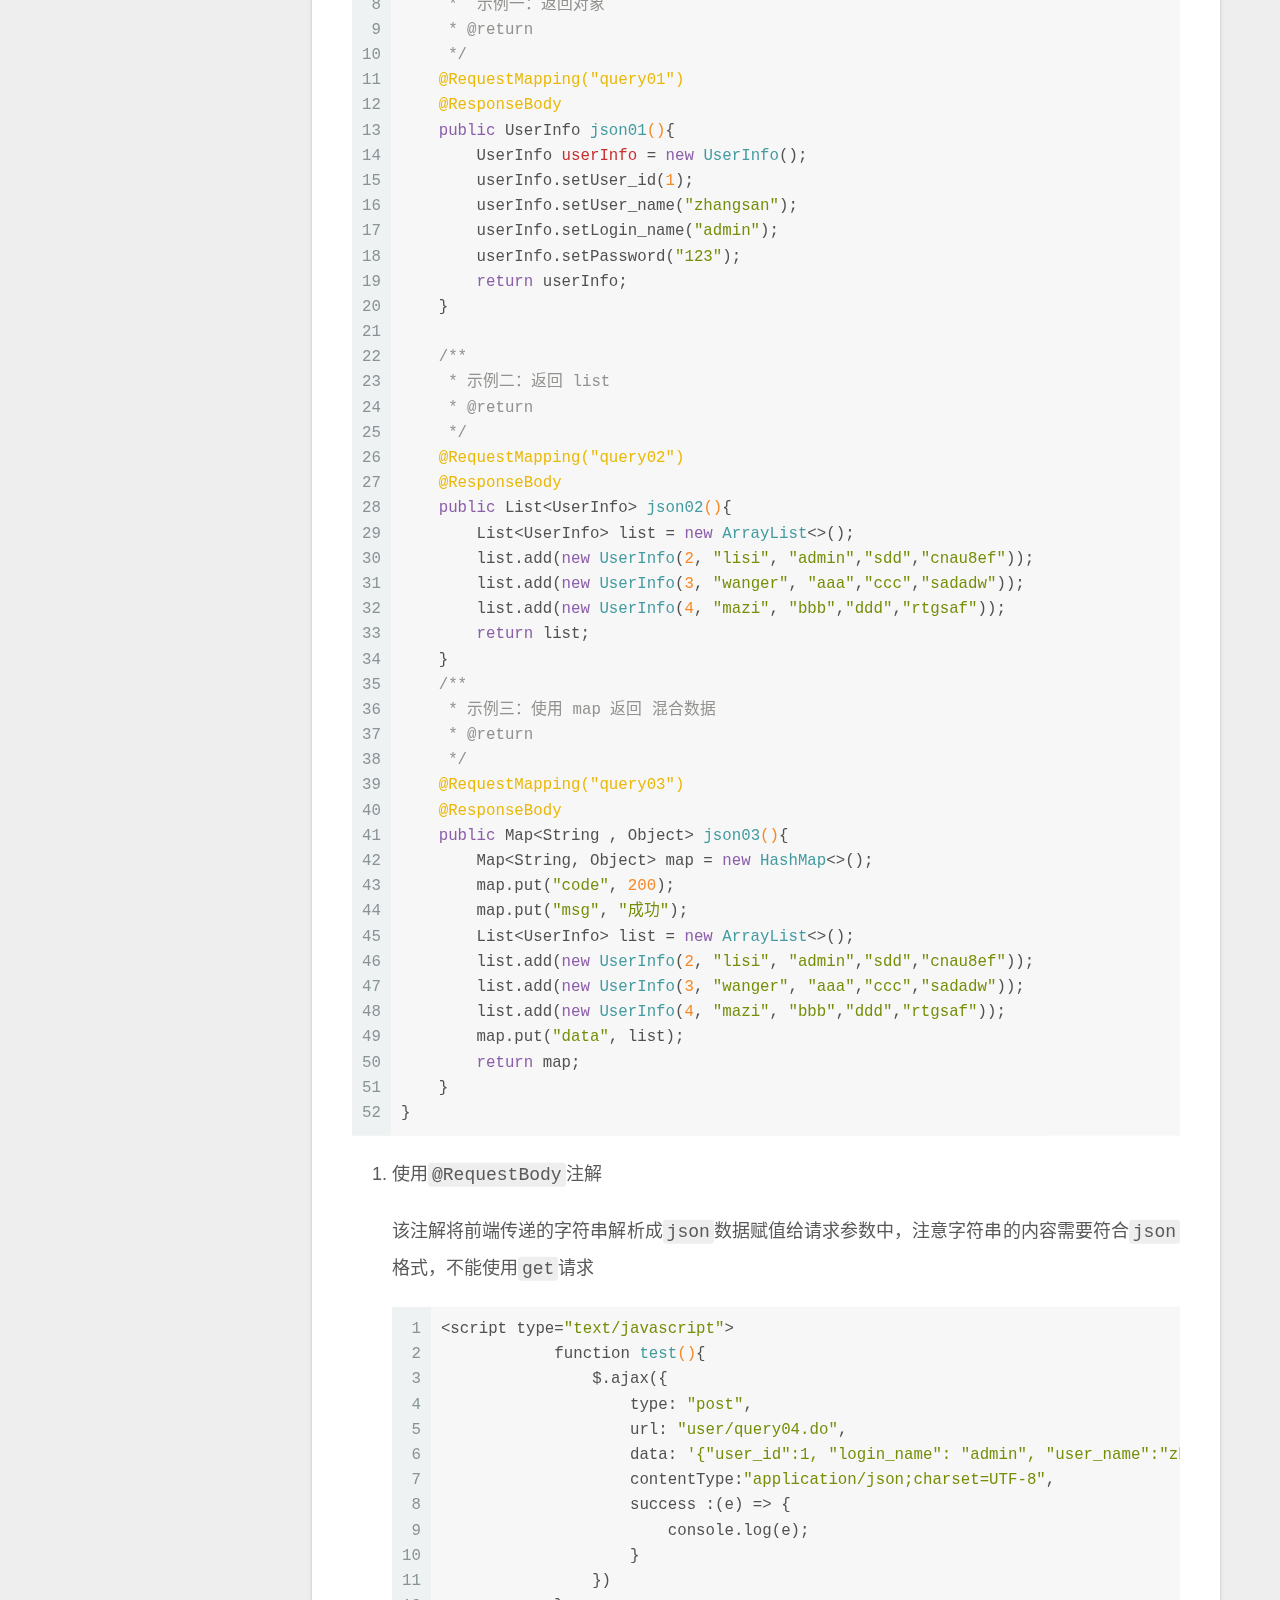
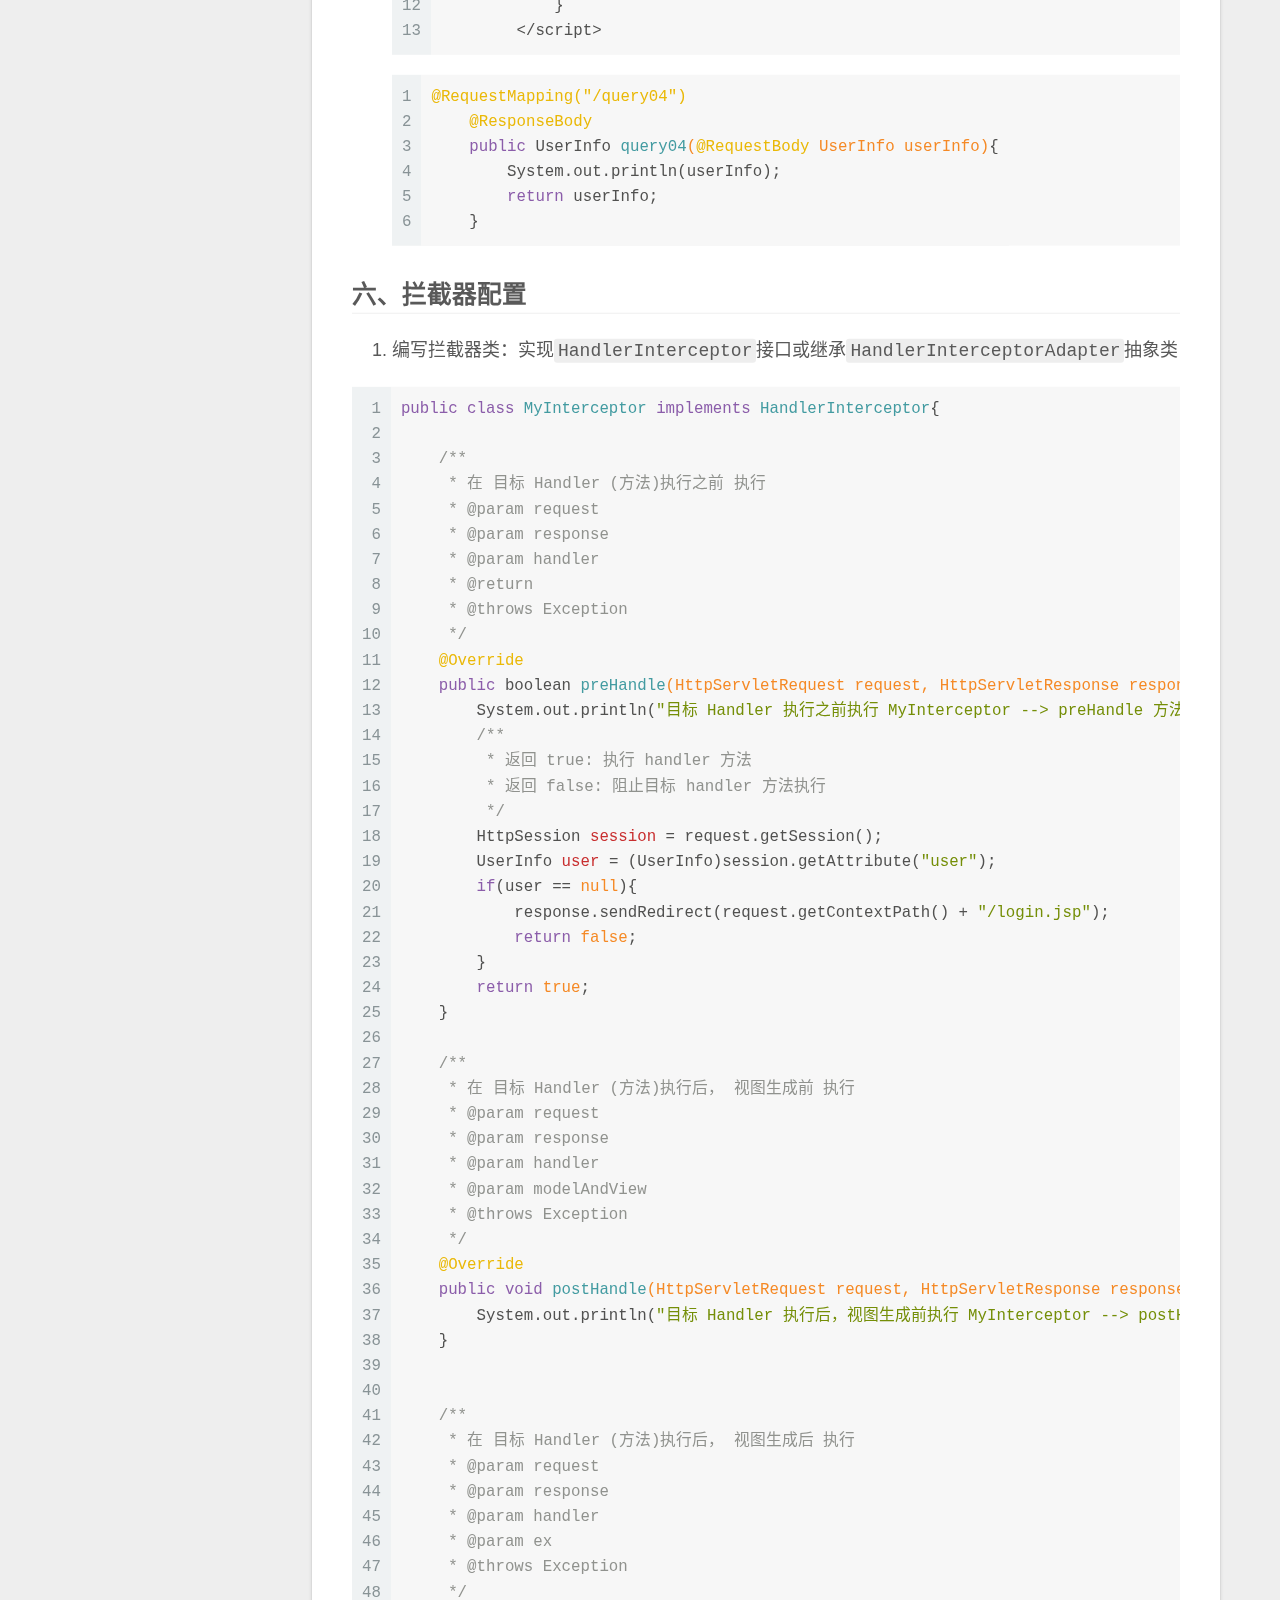
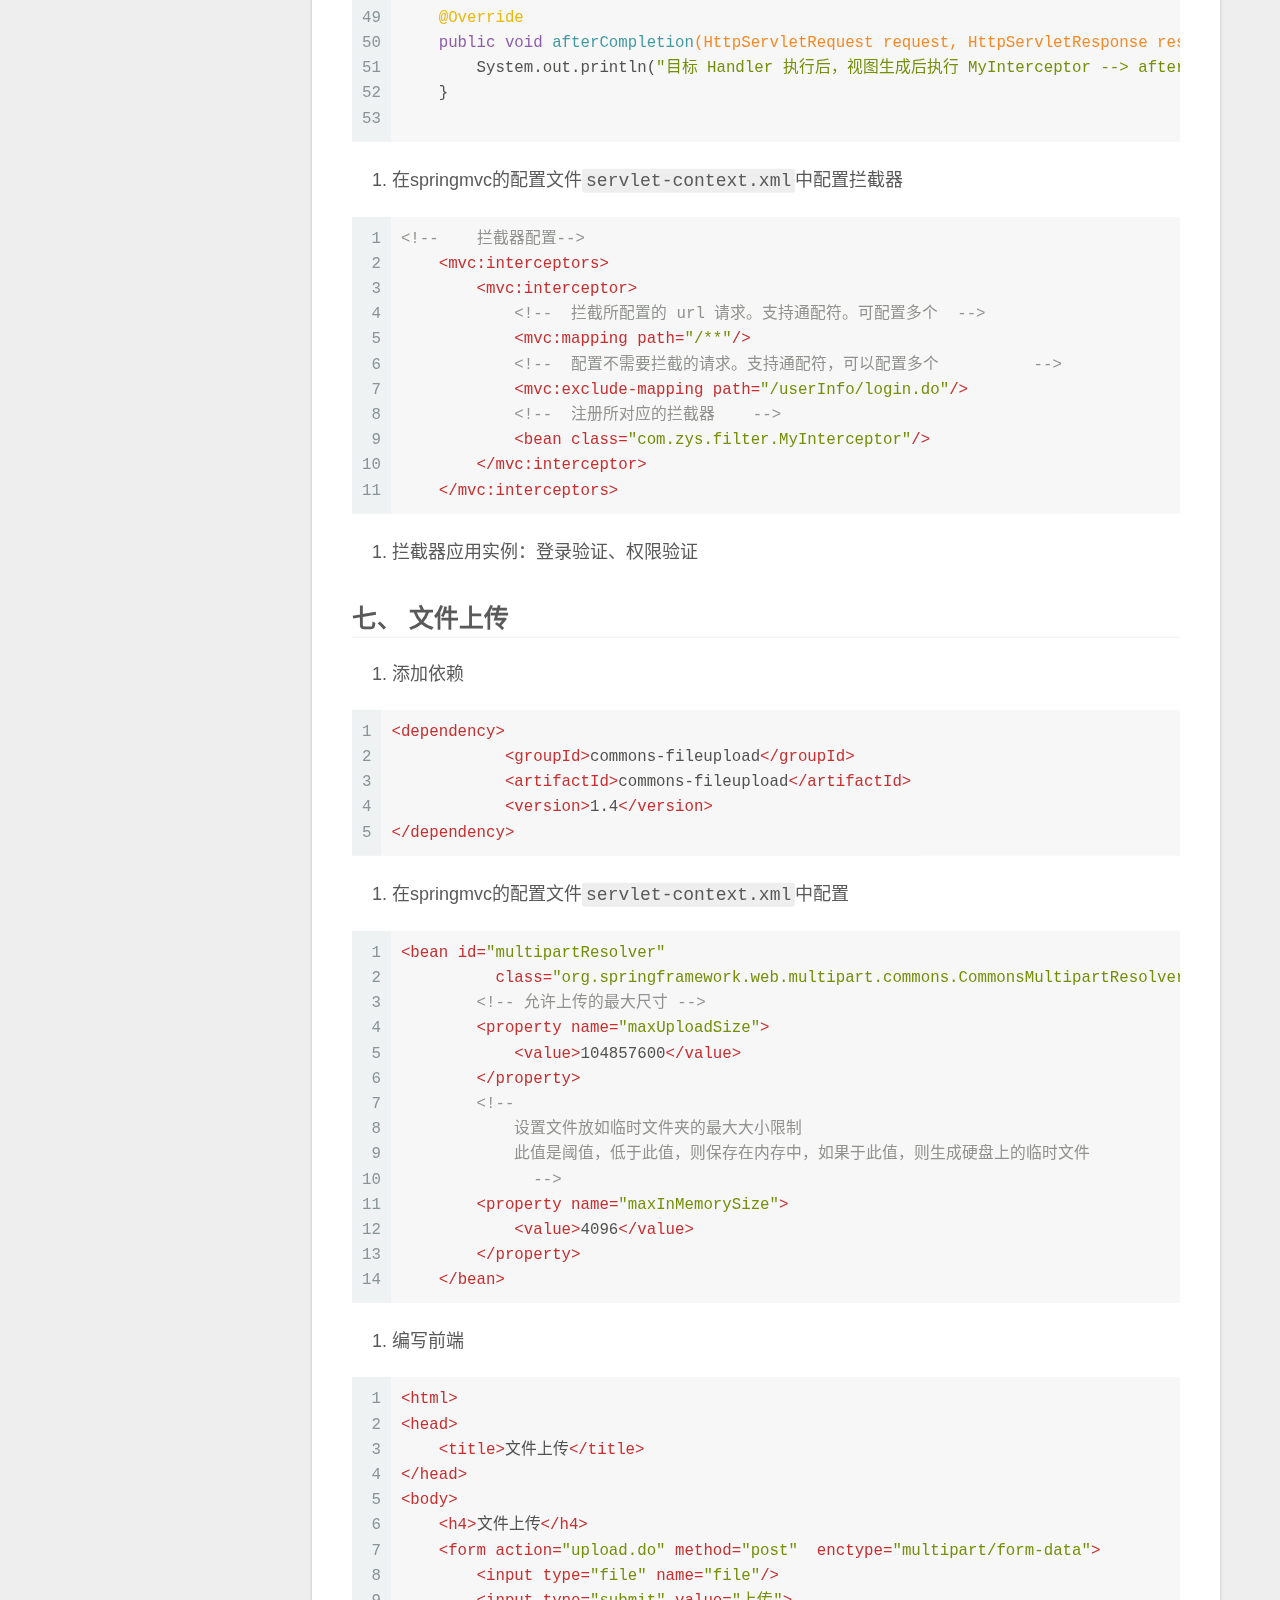
<file: 2022/11/05/springMVC/index.html>
<!DOCTYPE html>
<html lang="zh-CN">
<head>
  <meta charset="UTF-8">
<meta name="viewport" content="width=device-width, initial-scale=1, maximum-scale=2">
<meta name="theme-color" content="#222">
<meta name="generator" content="Hexo 6.3.0">
  <link rel="apple-touch-icon" sizes="180x180" href="/images/apple-touch-icon-next.png">
  <link rel="icon" type="image/png" sizes="32x32" href="/images/favicon-32x32-next.png">
  <link rel="icon" type="image/png" sizes="16x16" href="/images/favicon-16x16-next.png">
  <link rel="mask-icon" href="/images/logo.svg" color="#222">

<link rel="stylesheet" href="/css/main.css">


<link rel="stylesheet" href="/lib/font-awesome/css/all.min.css">

<script id="hexo-configurations">
    var NexT = window.NexT || {};
    var CONFIG = {"hostname":"example.com","root":"/","scheme":"Gemini","version":"7.8.0","exturl":false,"sidebar":{"position":"left","display":"post","padding":18,"offset":12,"onmobile":false},"copycode":{"enable":false,"show_result":false,"style":null},"back2top":{"enable":true,"sidebar":false,"scrollpercent":false},"bookmark":{"enable":false,"color":"#222","save":"auto"},"fancybox":false,"mediumzoom":false,"lazyload":false,"pangu":false,"comments":{"style":"tabs","active":null,"storage":true,"lazyload":false,"nav":null},"algolia":{"hits":{"per_page":10},"labels":{"input_placeholder":"Search for Posts","hits_empty":"We didn't find any results for the search: ${query}","hits_stats":"${hits} results found in ${time} ms"}},"localsearch":{"enable":false,"trigger":"auto","top_n_per_article":1,"unescape":false,"preload":false},"motion":{"enable":true,"async":false,"transition":{"post_block":"fadeIn","post_header":"slideDownIn","post_body":"slideDownIn","coll_header":"slideLeftIn","sidebar":"slideUpIn"}}};
  </script>

  <meta name="description" content="一、springMVC 环境搭建 在pom.xml中添加springMVC依赖  12345678910&lt;dependency&gt;            &lt;groupId&gt;org.springframework&lt;&#x2F;groupId&gt;            &lt;artifactId&gt;spring-web&lt;&#x2F;artifactId&gt;">
<meta property="og:type" content="article">
<meta property="og:title" content="springMVC">
<meta property="og:url" content="http://example.com/2022/11/05/springMVC/index.html">
<meta property="og:site_name" content="时人的博客">
<meta property="og:description" content="一、springMVC 环境搭建 在pom.xml中添加springMVC依赖  12345678910&lt;dependency&gt;            &lt;groupId&gt;org.springframework&lt;&#x2F;groupId&gt;            &lt;artifactId&gt;spring-web&lt;&#x2F;artifactId&gt;">
<meta property="og:locale" content="zh_CN">
<meta property="article:published_time" content="2022-11-05T11:27:38.883Z">
<meta property="article:modified_time" content="2022-11-05T11:31:35.399Z">
<meta property="article:author" content="时人">
<meta name="twitter:card" content="summary">

<link rel="canonical" href="http://example.com/2022/11/05/springMVC/">


<script id="page-configurations">
  // https://hexo.io/docs/variables.html
  CONFIG.page = {
    sidebar: "",
    isHome : false,
    isPost : true,
    lang   : 'zh-CN'
  };
</script>

  <title>springMVC | 时人的博客</title>
  






  <noscript>
  <style>
  .use-motion .brand,
  .use-motion .menu-item,
  .sidebar-inner,
  .use-motion .post-block,
  .use-motion .pagination,
  .use-motion .comments,
  .use-motion .post-header,
  .use-motion .post-body,
  .use-motion .collection-header { opacity: initial; }

  .use-motion .site-title,
  .use-motion .site-subtitle {
    opacity: initial;
    top: initial;
  }

  .use-motion .logo-line-before i { left: initial; }
  .use-motion .logo-line-after i { right: initial; }
  </style>
</noscript>

</head>

<body itemscope itemtype="http://schema.org/WebPage">
  <div class="container use-motion">
    <div class="headband"></div>

    <header class="header" itemscope itemtype="http://schema.org/WPHeader">
      <div class="header-inner"><div class="site-brand-container">
  <div class="site-nav-toggle">
    <div class="toggle" aria-label="切换导航栏">
      <span class="toggle-line toggle-line-first"></span>
      <span class="toggle-line toggle-line-middle"></span>
      <span class="toggle-line toggle-line-last"></span>
    </div>
  </div>

  <div class="site-meta">

    <a href="/" class="brand" rel="start">
      <span class="logo-line-before"><i></i></span>
      <h1 class="site-title">时人的博客</h1>
      <span class="logo-line-after"><i></i></span>
    </a>
  </div>

  <div class="site-nav-right">
    <div class="toggle popup-trigger">
    </div>
  </div>
</div>




<nav class="site-nav">
  <ul id="menu" class="main-menu menu">
        <li class="menu-item menu-item-home">

    <a href="/" rel="section"><i class="fa fa-home fa-fw"></i>首页</a>

  </li>
        <li class="menu-item menu-item-categories">

    <a href="/categories/" rel="section"><i class="fa fa-th fa-fw"></i>分类</a>

  </li>
        <li class="menu-item menu-item-archives">

    <a href="/archives/" rel="section"><i class="fa fa-archive fa-fw"></i>归档</a>

  </li>
  </ul>
</nav>




</div>
    </header>

    
  <div class="back-to-top">
    <i class="fa fa-arrow-up"></i>
    <span>0%</span>
  </div>


    <main class="main">
      <div class="main-inner">
        <div class="content-wrap">
          

          <div class="content post posts-expand">
            

    
  
  
  <article itemscope itemtype="http://schema.org/Article" class="post-block" lang="zh-CN">
    <link itemprop="mainEntityOfPage" href="http://example.com/2022/11/05/springMVC/">

    <span hidden itemprop="author" itemscope itemtype="http://schema.org/Person">
      <meta itemprop="image" content="/images/avatar.gif">
      <meta itemprop="name" content="时人">
      <meta itemprop="description" content="">
    </span>

    <span hidden itemprop="publisher" itemscope itemtype="http://schema.org/Organization">
      <meta itemprop="name" content="时人的博客">
    </span>
      <header class="post-header">
        <h1 class="post-title" itemprop="name headline">
          springMVC
        </h1>

        <div class="post-meta">
            <span class="post-meta-item">
              <span class="post-meta-item-icon">
                <i class="far fa-calendar"></i>
              </span>
              <span class="post-meta-item-text">发表于</span>
              

              <time title="创建时间：2022-11-05 19:27:38 / 修改时间：19:31:35" itemprop="dateCreated datePublished" datetime="2022-11-05T19:27:38+08:00">2022-11-05</time>
            </span>
            <span class="post-meta-item">
              <span class="post-meta-item-icon">
                <i class="far fa-folder"></i>
              </span>
              <span class="post-meta-item-text">分类于</span>
                <span itemprop="about" itemscope itemtype="http://schema.org/Thing">
                  <a href="/categories/java/" itemprop="url" rel="index"><span itemprop="name">java</span></a>
                </span>
            </span>

          

        </div>
      </header>

    
    
    
    <div class="post-body" itemprop="articleBody">

      
        <h2 id="一、springMVC-环境搭建"><a href="#一、springMVC-环境搭建" class="headerlink" title="一、springMVC 环境搭建"></a>一、springMVC 环境搭建</h2><ol>
<li>在<code>pom.xml</code>中添加<code>springMVC</code>依赖</li>
</ol>
<figure class="highlight xml"><table><tr><td class="gutter"><pre><span class="line">1</span><br><span class="line">2</span><br><span class="line">3</span><br><span class="line">4</span><br><span class="line">5</span><br><span class="line">6</span><br><span class="line">7</span><br><span class="line">8</span><br><span class="line">9</span><br><span class="line">10</span><br></pre></td><td class="code"><pre><span class="line"><span class="tag">&lt;<span class="name">dependency</span>&gt;</span></span><br><span class="line">            <span class="tag">&lt;<span class="name">groupId</span>&gt;</span>org.springframework<span class="tag">&lt;/<span class="name">groupId</span>&gt;</span></span><br><span class="line">            <span class="tag">&lt;<span class="name">artifactId</span>&gt;</span>spring-web<span class="tag">&lt;/<span class="name">artifactId</span>&gt;</span></span><br><span class="line">            <span class="tag">&lt;<span class="name">version</span>&gt;</span>5.1.2.RELEASE<span class="tag">&lt;/<span class="name">version</span>&gt;</span></span><br><span class="line">        <span class="tag">&lt;/<span class="name">dependency</span>&gt;</span></span><br><span class="line">        <span class="tag">&lt;<span class="name">dependency</span>&gt;</span></span><br><span class="line">            <span class="tag">&lt;<span class="name">groupId</span>&gt;</span>org.springframework<span class="tag">&lt;/<span class="name">groupId</span>&gt;</span></span><br><span class="line">            <span class="tag">&lt;<span class="name">artifactId</span>&gt;</span>spring-webmvc<span class="tag">&lt;/<span class="name">artifactId</span>&gt;</span></span><br><span class="line">            <span class="tag">&lt;<span class="name">version</span>&gt;</span>5.1.2.RELEASE<span class="tag">&lt;/<span class="name">version</span>&gt;</span></span><br><span class="line"><span class="tag">&lt;/<span class="name">dependency</span>&gt;</span></span><br></pre></td></tr></table></figure>
<ol>
<li>在类路径添加 <code>servlet-context.xml</code> <code>springMVC</code>配置文件</li>
</ol>
<figure class="highlight xml"><table><tr><td class="gutter"><pre><span class="line">1</span><br><span class="line">2</span><br><span class="line">3</span><br><span class="line">4</span><br><span class="line">5</span><br><span class="line">6</span><br><span class="line">7</span><br><span class="line">8</span><br><span class="line">9</span><br><span class="line">10</span><br><span class="line">11</span><br><span class="line">12</span><br><span class="line">13</span><br><span class="line">14</span><br><span class="line">15</span><br><span class="line">16</span><br><span class="line">17</span><br><span class="line">18</span><br><span class="line">19</span><br><span class="line">20</span><br><span class="line">21</span><br><span class="line">22</span><br><span class="line">23</span><br><span class="line">24</span><br><span class="line">25</span><br><span class="line">26</span><br><span class="line">27</span><br><span class="line">28</span><br></pre></td><td class="code"><pre><span class="line"><span class="meta">&lt;?xml version=<span class="string">&quot;1.0&quot;</span> encoding=<span class="string">&quot;UTF-8&quot;</span>?&gt;</span></span><br><span class="line"><span class="tag">&lt;<span class="name">beans</span> <span class="attr">xmlns</span>=<span class="string">&quot;http://www.springframework.org/schema/beans&quot;</span></span></span><br><span class="line"><span class="tag">       <span class="attr">xmlns:xsi</span>=<span class="string">&quot;http://www.w3.org/2001/XMLSchema-instance&quot;</span></span></span><br><span class="line"><span class="tag">       <span class="attr">xmlns:context</span>=<span class="string">&quot;http://www.springframework.org/schema/context&quot;</span></span></span><br><span class="line"><span class="tag">       <span class="attr">xmlns:mvc</span>=<span class="string">&quot;http://www.springframework.org/schema/mvc&quot;</span></span></span><br><span class="line"><span class="tag">       <span class="attr">xsi:schemaLocation</span>=<span class="string">&quot;http://www.springframework.org/schema/mvc http://www.springframework.org/schema/mvc/spring-mvc-3.0.xsd</span></span></span><br><span class="line"><span class="string"><span class="tag">        http://www.springframework.org/schema/beans http://www.springframework.org/schema/beans/spring-beans-3.0.xsd</span></span></span><br><span class="line"><span class="string"><span class="tag">        http://www.springframework.org/schema/context http://www.springframework.org/schema/context/spring-context-3.0.xsd&quot;</span>&gt;</span></span><br><span class="line"></span><br><span class="line"><span class="comment">&lt;!--    开启扫描器--&gt;</span></span><br><span class="line">    <span class="tag">&lt;<span class="name">context:component-scan</span> <span class="attr">base-package</span>=<span class="string">&quot;com.zys.controller&quot;</span>/&gt;</span></span><br><span class="line"></span><br><span class="line"><span class="comment">&lt;!--    使用默认的 Servlet 来响应静态文件--&gt;</span></span><br><span class="line">    <span class="tag">&lt;<span class="name">mvc:default-servlet-handler</span>/&gt;</span></span><br><span class="line"></span><br><span class="line"><span class="comment">&lt;!--    开启注解驱动--&gt;</span></span><br><span class="line">    <span class="tag">&lt;<span class="name">mvc:annotation-driven</span>/&gt;</span></span><br><span class="line"></span><br><span class="line"><span class="comment">&lt;!--    配置试图解析器--&gt;</span></span><br><span class="line">    <span class="tag">&lt;<span class="name">bean</span> <span class="attr">class</span>=<span class="string">&quot;org.springframework.web.servlet.view.InternalResourceViewResolver&quot;</span></span></span><br><span class="line"><span class="tag">          <span class="attr">id</span>=<span class="string">&quot;internalResourceViewResolver&quot;</span>&gt;</span></span><br><span class="line"><span class="comment">&lt;!--        前缀：在 WEB-INF 目录下的 jsp 目录下--&gt;</span></span><br><span class="line">        <span class="tag">&lt;<span class="name">property</span> <span class="attr">name</span>=<span class="string">&quot;prefix&quot;</span> <span class="attr">value</span>=<span class="string">&quot;/WEB-INF/jsp/&quot;</span>/&gt;</span></span><br><span class="line"><span class="comment">&lt;!--        后缀：以.jsp结尾的资源--&gt;</span></span><br><span class="line">        <span class="tag">&lt;<span class="name">property</span> <span class="attr">name</span>=<span class="string">&quot;suffix&quot;</span> <span class="attr">value</span>=<span class="string">&quot;.jsp&quot;</span>/&gt;</span></span><br><span class="line">    <span class="tag">&lt;/<span class="name">bean</span>&gt;</span></span><br><span class="line"></span><br><span class="line"><span class="tag">&lt;/<span class="name">beans</span>&gt;</span></span><br></pre></td></tr></table></figure>
<ol>
<li>在 <code>web.xml</code> 进行相关的配置</li>
</ol>
<figure class="highlight xml"><table><tr><td class="gutter"><pre><span class="line">1</span><br><span class="line">2</span><br><span class="line">3</span><br><span class="line">4</span><br><span class="line">5</span><br><span class="line">6</span><br><span class="line">7</span><br><span class="line">8</span><br><span class="line">9</span><br><span class="line">10</span><br><span class="line">11</span><br><span class="line">12</span><br><span class="line">13</span><br><span class="line">14</span><br><span class="line">15</span><br><span class="line">16</span><br><span class="line">17</span><br><span class="line">18</span><br><span class="line">19</span><br><span class="line">20</span><br><span class="line">21</span><br><span class="line">22</span><br><span class="line">23</span><br><span class="line">24</span><br><span class="line">25</span><br><span class="line">26</span><br><span class="line">27</span><br><span class="line">28</span><br><span class="line">29</span><br><span class="line">30</span><br><span class="line">31</span><br><span class="line">32</span><br><span class="line">33</span><br><span class="line">34</span><br><span class="line">35</span><br></pre></td><td class="code"><pre><span class="line"><span class="meta">&lt;?xml version=<span class="string">&quot;1.0&quot;</span> encoding=<span class="string">&quot;UTF-8&quot;</span>?&gt;</span></span><br><span class="line"><span class="tag">&lt;<span class="name">web-app</span> <span class="attr">xmlns</span>=<span class="string">&quot;http://xmlns.jcp.org/xml/ns/javaee&quot;</span></span></span><br><span class="line"><span class="tag">         <span class="attr">xmlns:xsi</span>=<span class="string">&quot;http://www.w3.org/2001/XMLSchema-instance&quot;</span></span></span><br><span class="line"><span class="tag">         <span class="attr">xsi:schemaLocation</span>=<span class="string">&quot;http://xmlns.jcp.org/xml/ns/javaee http://xmlns.jcp.org/xml/ns/javaee/web-app_4_0.xsd&quot;</span></span></span><br><span class="line"><span class="tag">         <span class="attr">version</span>=<span class="string">&quot;4.0&quot;</span>&gt;</span></span><br><span class="line">    <span class="comment">&lt;!-- 配置 SpringMVC 内置的编码过滤器  --&gt;</span></span><br><span class="line">    <span class="tag">&lt;<span class="name">filter</span>&gt;</span></span><br><span class="line">        <span class="tag">&lt;<span class="name">description</span>&gt;</span>char encoding filter<span class="tag">&lt;/<span class="name">description</span>&gt;</span></span><br><span class="line">        <span class="tag">&lt;<span class="name">filter-name</span>&gt;</span>encodingFilter<span class="tag">&lt;/<span class="name">filter-name</span>&gt;</span></span><br><span class="line">        <span class="tag">&lt;<span class="name">filter-class</span>&gt;</span>org.springframework.web.filter.CharacterEncodingFilter<span class="tag">&lt;/<span class="name">filter-class</span>&gt;</span></span><br><span class="line">        <span class="tag">&lt;<span class="name">init-param</span>&gt;</span></span><br><span class="line">            <span class="tag">&lt;<span class="name">param-name</span>&gt;</span>encoding<span class="tag">&lt;/<span class="name">param-name</span>&gt;</span></span><br><span class="line">            <span class="tag">&lt;<span class="name">param-value</span>&gt;</span>UTF-8<span class="tag">&lt;/<span class="name">param-value</span>&gt;</span></span><br><span class="line">        <span class="tag">&lt;/<span class="name">init-param</span>&gt;</span></span><br><span class="line">    <span class="tag">&lt;/<span class="name">filter</span>&gt;</span></span><br><span class="line">    <span class="tag">&lt;<span class="name">filter-mapping</span>&gt;</span></span><br><span class="line">        <span class="tag">&lt;<span class="name">filter-name</span>&gt;</span>encodingFilter<span class="tag">&lt;/<span class="name">filter-name</span>&gt;</span></span><br><span class="line">        <span class="tag">&lt;<span class="name">url-pattern</span>&gt;</span>/*<span class="tag">&lt;/<span class="name">url-pattern</span>&gt;</span></span><br><span class="line">    <span class="tag">&lt;/<span class="name">filter-mapping</span>&gt;</span></span><br><span class="line"></span><br><span class="line">    <span class="comment">&lt;!-- 配置 servlet 请求分发器   --&gt;</span></span><br><span class="line">    <span class="tag">&lt;<span class="name">servlet</span>&gt;</span></span><br><span class="line">        <span class="tag">&lt;<span class="name">servlet-name</span>&gt;</span>springMvc<span class="tag">&lt;/<span class="name">servlet-name</span>&gt;</span></span><br><span class="line">        <span class="tag">&lt;<span class="name">servlet-class</span>&gt;</span>org.springframework.web.servlet.DispatcherServlet<span class="tag">&lt;/<span class="name">servlet-class</span>&gt;</span></span><br><span class="line">        <span class="tag">&lt;<span class="name">init-param</span>&gt;</span></span><br><span class="line">            <span class="tag">&lt;<span class="name">param-name</span>&gt;</span>contextConfigLocation<span class="tag">&lt;/<span class="name">param-name</span>&gt;</span></span><br><span class="line">            <span class="tag">&lt;<span class="name">param-value</span>&gt;</span>classpath:servlet-context.xml<span class="tag">&lt;/<span class="name">param-value</span>&gt;</span></span><br><span class="line">        <span class="tag">&lt;/<span class="name">init-param</span>&gt;</span></span><br><span class="line">        <span class="tag">&lt;<span class="name">load-on-startup</span>&gt;</span>1<span class="tag">&lt;/<span class="name">load-on-startup</span>&gt;</span></span><br><span class="line">    <span class="tag">&lt;/<span class="name">servlet</span>&gt;</span></span><br><span class="line">    <span class="tag">&lt;<span class="name">servlet-mapping</span>&gt;</span></span><br><span class="line">        <span class="tag">&lt;<span class="name">servlet-name</span>&gt;</span>springMvc<span class="tag">&lt;/<span class="name">servlet-name</span>&gt;</span></span><br><span class="line">        <span class="tag">&lt;<span class="name">url-pattern</span>&gt;</span>*.do<span class="tag">&lt;/<span class="name">url-pattern</span>&gt;</span></span><br><span class="line">    <span class="tag">&lt;/<span class="name">servlet-mapping</span>&gt;</span></span><br><span class="line"><span class="tag">&lt;/<span class="name">web-app</span>&gt;</span></span><br></pre></td></tr></table></figure>
<ol>
<li>编写一个简单的 <code>controller</code></li>
</ol>
<figure class="highlight java"><table><tr><td class="gutter"><pre><span class="line">1</span><br><span class="line">2</span><br><span class="line">3</span><br><span class="line">4</span><br><span class="line">5</span><br><span class="line">6</span><br><span class="line">7</span><br><span class="line">8</span><br><span class="line">9</span><br><span class="line">10</span><br><span class="line">11</span><br><span class="line">12</span><br><span class="line">13</span><br><span class="line">14</span><br><span class="line">15</span><br><span class="line">16</span><br><span class="line">17</span><br><span class="line">18</span><br><span class="line">19</span><br><span class="line">20</span><br><span class="line">21</span><br><span class="line">22</span><br><span class="line">23</span><br><span class="line">24</span><br><span class="line">25</span><br><span class="line">26</span><br></pre></td><td class="code"><pre><span class="line"><span class="keyword">package</span> com.zys.controller;</span><br><span class="line"></span><br><span class="line"></span><br><span class="line"><span class="keyword">import</span> org.springframework.stereotype.Controller;</span><br><span class="line"><span class="keyword">import</span> org.springframework.web.bind.annotation.RequestMapping;</span><br><span class="line"><span class="keyword">import</span> org.springframework.web.servlet.ModelAndView;</span><br><span class="line"></span><br><span class="line"><span class="meta">@Controller</span></span><br><span class="line"><span class="keyword">public</span> <span class="keyword">class</span> <span class="title class_">HelloController</span> &#123;</span><br><span class="line">    <span class="comment">/**</span></span><br><span class="line"><span class="comment">     * 通过 <span class="doctag">@RequestMapping</span> 绑定访问的 url</span></span><br><span class="line"><span class="comment">     * 匹配路径是 hello.do 的 url</span></span><br><span class="line"><span class="comment">     * <span class="doctag">@return</span></span></span><br><span class="line"><span class="comment">     */</span></span><br><span class="line">    <span class="meta">@RequestMapping(&quot;hello&quot;)</span></span><br><span class="line">    <span class="keyword">public</span> ModelAndView <span class="title function_">hello</span><span class="params">()</span>&#123;</span><br><span class="line">        <span class="comment">//得到 ModelAndView 对象</span></span><br><span class="line">        <span class="type">ModelAndView</span> <span class="variable">modelAndView</span> <span class="operator">=</span> <span class="keyword">new</span> <span class="title class_">ModelAndView</span>();</span><br><span class="line">        <span class="comment">// 设置模型(数据)</span></span><br><span class="line">        modelAndView.addObject(<span class="string">&quot;hello&quot;</span>, <span class="string">&quot;Hello SpringMVC&quot;</span>);</span><br><span class="line">        <span class="comment">// 设置模型视图（名称）</span></span><br><span class="line">        modelAndView.setViewName(<span class="string">&quot;hello&quot;</span>);</span><br><span class="line">        <span class="comment">// 返回模型视图</span></span><br><span class="line">        <span class="keyword">return</span> modelAndView;</span><br><span class="line">    &#125;</span><br><span class="line">&#125;</span><br></pre></td></tr></table></figure>
<ol>
<li>启动 tomcat 访问程序</li>
</ol>
<h2 id="二、地址映射方式"><a href="#二、地址映射方式" class="headerlink" title="二、地址映射方式"></a>二、地址映射方式</h2><figure class="highlight java"><table><tr><td class="gutter"><pre><span class="line">1</span><br><span class="line">2</span><br><span class="line">3</span><br><span class="line">4</span><br><span class="line">5</span><br><span class="line">6</span><br><span class="line">7</span><br><span class="line">8</span><br><span class="line">9</span><br><span class="line">10</span><br><span class="line">11</span><br><span class="line">12</span><br><span class="line">13</span><br></pre></td><td class="code"><pre><span class="line"><span class="meta">@Controller</span></span><br><span class="line"><span class="meta">@RequestMapping(&quot;root&quot;)</span></span><br><span class="line"><span class="keyword">public</span> <span class="keyword">class</span> <span class="title class_">UrlController</span> &#123;</span><br><span class="line"></span><br><span class="line">    <span class="meta">@RequestMapping(value = &#123;&quot;url01&quot;, &quot;url02&quot;&#125;, method = RequestMethod.GET)</span></span><br><span class="line">    <span class="keyword">public</span> ModelAndView <span class="title function_">url01</span><span class="params">()</span>&#123;</span><br><span class="line"></span><br><span class="line">        <span class="type">ModelAndView</span> <span class="variable">modelAndView</span> <span class="operator">=</span> <span class="keyword">new</span> <span class="title class_">ModelAndView</span>();</span><br><span class="line">        modelAndView.addObject(<span class="string">&quot;url&quot;</span>, <span class="string">&quot;url_test&quot;</span>);</span><br><span class="line">        modelAndView.setViewName(<span class="string">&quot;url&quot;</span>);</span><br><span class="line">        <span class="keyword">return</span> modelAndView;</span><br><span class="line">    &#125;</span><br><span class="line">&#125;</span><br></pre></td></tr></table></figure>
<ol>
<li>添加在方法上，将路由与方法绑定</li>
<li>添加在类上，为父路由，访问时需要 /父路由/方法路由</li>
<li>多种路由映射一个方法</li>
<li>设置路由的访问方式：get、post 等</li>
<li>参数形式路由</li>
</ol>
<h2 id="三、参数与数据类型绑定"><a href="#三、参数与数据类型绑定" class="headerlink" title="三、参数与数据类型绑定"></a>三、参数与数据类型绑定</h2><p>基本类型、包装类型、字符串类型、数组类型。。。</p>
<figure class="highlight java"><table><tr><td class="gutter"><pre><span class="line">1</span><br><span class="line">2</span><br><span class="line">3</span><br><span class="line">4</span><br><span class="line">5</span><br><span class="line">6</span><br><span class="line">7</span><br><span class="line">8</span><br><span class="line">9</span><br><span class="line">10</span><br><span class="line">11</span><br><span class="line">12</span><br><span class="line">13</span><br><span class="line">14</span><br><span class="line">15</span><br><span class="line">16</span><br><span class="line">17</span><br><span class="line">18</span><br><span class="line">19</span><br><span class="line">20</span><br><span class="line">21</span><br><span class="line">22</span><br><span class="line">23</span><br><span class="line">24</span><br><span class="line">25</span><br><span class="line">26</span><br><span class="line">27</span><br><span class="line">28</span><br><span class="line">29</span><br><span class="line">30</span><br><span class="line">31</span><br><span class="line">32</span><br><span class="line">33</span><br><span class="line">34</span><br><span class="line">35</span><br><span class="line">36</span><br><span class="line">37</span><br><span class="line">38</span><br><span class="line">39</span><br><span class="line">40</span><br><span class="line">41</span><br><span class="line">42</span><br><span class="line">43</span><br><span class="line">44</span><br><span class="line">45</span><br><span class="line">46</span><br><span class="line">47</span><br><span class="line">48</span><br><span class="line">49</span><br><span class="line">50</span><br><span class="line">51</span><br><span class="line">52</span><br><span class="line">53</span><br><span class="line">54</span><br><span class="line">55</span><br><span class="line">56</span><br><span class="line">57</span><br><span class="line">58</span><br><span class="line">59</span><br><span class="line">60</span><br><span class="line">61</span><br></pre></td><td class="code"><pre><span class="line"><span class="meta">@Controller</span></span><br><span class="line"><span class="keyword">public</span> <span class="keyword">class</span> <span class="title class_">ParameterController</span> &#123;</span><br><span class="line"></span><br><span class="line">    <span class="comment">/**</span></span><br><span class="line"><span class="comment">     * 基本数据类型</span></span><br><span class="line"><span class="comment">     *    参数必须指定值，如果没有传递，且没有指定默认值，则会发生错误 500</span></span><br><span class="line"><span class="comment">     * <span class="doctag">@param</span> age</span></span><br><span class="line"><span class="comment">     * <span class="doctag">@param</span> money</span></span><br><span class="line"><span class="comment">     */</span></span><br><span class="line">    <span class="meta">@RequestMapping(&quot;/data01&quot;)</span>  <span class="comment">// @RequestParam 设置默认值</span></span><br><span class="line">    <span class="keyword">public</span> <span class="keyword">void</span> <span class="title function_">data01</span><span class="params">(<span class="meta">@RequestParam(defaultValue = &quot;10&quot;)</span> <span class="type">int</span> age, <span class="meta">@RequestParam(defaultValue = &quot;10.0&quot;)</span><span class="type">double</span> money)</span>&#123;</span><br><span class="line">        System.out.println(age);</span><br><span class="line">        System.out.println(money);</span><br><span class="line">    &#125;</span><br><span class="line"></span><br><span class="line">    <span class="comment">/**</span></span><br><span class="line"><span class="comment">     * 包装类型可以接收 null ,因此不需要设置默认值</span></span><br><span class="line"><span class="comment">     * <span class="doctag">@param</span> age</span></span><br><span class="line"><span class="comment">     * <span class="doctag">@param</span> money</span></span><br><span class="line"><span class="comment">     */</span></span><br><span class="line">    <span class="meta">@RequestMapping(&quot;/data02&quot;)</span></span><br><span class="line">    <span class="keyword">public</span> <span class="keyword">void</span> <span class="title function_">data02</span><span class="params">(Integer age, Double money)</span>&#123;</span><br><span class="line">        System.out.println(age);</span><br><span class="line">        System.out.println(money);</span><br><span class="line">    &#125;</span><br><span class="line"></span><br><span class="line">    <span class="comment">/**</span></span><br><span class="line"><span class="comment">     * 字符串类型可以直接接收</span></span><br><span class="line"><span class="comment">     * <span class="doctag">@param</span> name</span></span><br><span class="line"><span class="comment">     * <span class="doctag">@param</span> pwd</span></span><br><span class="line"><span class="comment">     */</span></span><br><span class="line">    <span class="meta">@RequestMapping(&quot;/data03&quot;)</span></span><br><span class="line">    <span class="keyword">public</span> <span class="keyword">void</span> <span class="title function_">data03</span><span class="params">(String name, String pwd)</span>&#123;</span><br><span class="line">        System.out.println(name);</span><br><span class="line">        System.out.println(pwd);</span><br><span class="line">    &#125;</span><br><span class="line"></span><br><span class="line"></span><br><span class="line">    <span class="comment">/**</span></span><br><span class="line"><span class="comment">     * 数组类型数据绑定</span></span><br><span class="line"><span class="comment">     *  客户端传参形式：ids=1&amp;ids=2&amp;ids=3</span></span><br><span class="line"><span class="comment">     * <span class="doctag">@param</span> ids</span></span><br><span class="line"><span class="comment">     */</span></span><br><span class="line">    <span class="meta">@RequestMapping(&quot;/data04&quot;)</span></span><br><span class="line">    <span class="keyword">public</span> <span class="keyword">void</span> <span class="title function_">data04</span><span class="params">(<span class="type">int</span>[] ids)</span>&#123;</span><br><span class="line">        <span class="keyword">for</span>(<span class="type">int</span> id : ids)&#123;</span><br><span class="line">            System.out.println(id + <span class="string">&quot;----&quot;</span>);</span><br><span class="line">        &#125;</span><br><span class="line">    &#125;</span><br><span class="line"></span><br><span class="line">    <span class="comment">/**</span></span><br><span class="line"><span class="comment">     * javaBean 数据绑定</span></span><br><span class="line"><span class="comment">     *      客户端请求的参数名与JavaBean对象的属性字段保持一致</span></span><br><span class="line"><span class="comment">     * <span class="doctag">@param</span> user</span></span><br><span class="line"><span class="comment">     */</span></span><br><span class="line">    <span class="meta">@RequestMapping(&quot;/data05&quot;)</span></span><br><span class="line">    <span class="keyword">public</span> <span class="keyword">void</span> <span class="title function_">data05</span><span class="params">(UserInfo user)</span>&#123;</span><br><span class="line">        System.out.println(user);</span><br><span class="line">    &#125;</span><br><span class="line"></span><br><span class="line">&#125;</span><br></pre></td></tr></table></figure>
<h2 id="三、请求转发与重定向的几种方式"><a href="#三、请求转发与重定向的几种方式" class="headerlink" title="三、请求转发与重定向的几种方式"></a>三、请求转发与重定向的几种方式</h2><p>请求转发</p>
<figure class="highlight java"><table><tr><td class="gutter"><pre><span class="line">1</span><br><span class="line">2</span><br><span class="line">3</span><br><span class="line">4</span><br><span class="line">5</span><br><span class="line">6</span><br><span class="line">7</span><br><span class="line">8</span><br><span class="line">9</span><br><span class="line">10</span><br><span class="line">11</span><br><span class="line">12</span><br><span class="line">13</span><br><span class="line">14</span><br><span class="line">15</span><br><span class="line">16</span><br><span class="line">17</span><br><span class="line">18</span><br><span class="line">19</span><br><span class="line">20</span><br><span class="line">21</span><br><span class="line">22</span><br><span class="line">23</span><br><span class="line">24</span><br><span class="line">25</span><br><span class="line">26</span><br><span class="line">27</span><br><span class="line">28</span><br><span class="line">29</span><br><span class="line">30</span><br><span class="line">31</span><br><span class="line">32</span><br><span class="line">33</span><br><span class="line">34</span><br><span class="line">35</span><br><span class="line">36</span><br><span class="line">37</span><br><span class="line">38</span><br><span class="line">39</span><br><span class="line">40</span><br><span class="line">41</span><br></pre></td><td class="code"><pre><span class="line"><span class="comment">/**</span></span><br><span class="line"><span class="comment"> * 请求转发</span></span><br><span class="line"><span class="comment"> *      请求转发以 forward 开头</span></span><br><span class="line"><span class="comment"> * 一次请求, 地址栏不发生变化</span></span><br><span class="line"><span class="comment"> */</span></span><br><span class="line"><span class="meta">@Controller</span></span><br><span class="line"><span class="keyword">public</span> <span class="keyword">class</span> <span class="title class_">ForwordController</span> &#123;</span><br><span class="line"></span><br><span class="line"></span><br><span class="line">    <span class="comment">/**</span></span><br><span class="line"><span class="comment">     * 请求转发到 JSP 页面</span></span><br><span class="line"><span class="comment">     */</span></span><br><span class="line">    <span class="meta">@RequestMapping(&quot;test08&quot;)</span></span><br><span class="line">    <span class="keyword">public</span> String <span class="title function_">forward01</span><span class="params">()</span>&#123;</span><br><span class="line">        System.out.println(<span class="string">&quot;test08...&quot;</span>);</span><br><span class="line">        <span class="keyword">return</span> <span class="string">&quot;forward:index.jsp&quot;</span>;</span><br><span class="line">    &#125;</span><br><span class="line"></span><br><span class="line">    <span class="comment">/**</span></span><br><span class="line"><span class="comment">     * 请求转发到 JSP 页面</span></span><br><span class="line"><span class="comment">     * 设置作用域</span></span><br><span class="line"><span class="comment">     */</span></span><br><span class="line">    <span class="meta">@RequestMapping(&quot;test09&quot;)</span></span><br><span class="line">    <span class="keyword">public</span> String <span class="title function_">forward02</span><span class="params">(Model model)</span>&#123;</span><br><span class="line">        System.out.println(<span class="string">&quot;test09...&quot;</span>);</span><br><span class="line">        model.addAttribute(<span class="string">&quot;uname&quot;</span>, <span class="string">&quot;张三&quot;</span>);</span><br><span class="line">        <span class="keyword">return</span> <span class="string">&quot;forward:index.jsp&quot;</span>;</span><br><span class="line">    &#125;</span><br><span class="line"></span><br><span class="line">    <span class="comment">/**</span></span><br><span class="line"><span class="comment">     * 请求转发到 Controller</span></span><br><span class="line"><span class="comment">     * 设置作用域</span></span><br><span class="line"><span class="comment">     */</span></span><br><span class="line">    <span class="meta">@RequestMapping(&quot;test10&quot;)</span></span><br><span class="line">    <span class="keyword">public</span> String <span class="title function_">forward03</span><span class="params">()</span>&#123;</span><br><span class="line">        System.out.println(<span class="string">&quot;test10...&quot;</span>);</span><br><span class="line">        <span class="keyword">return</span> <span class="string">&quot;forward:hello.do&quot;</span>;</span><br><span class="line">    &#125;</span><br><span class="line"></span><br><span class="line"></span><br><span class="line">&#125;</span><br></pre></td></tr></table></figure>
<p>重定向</p>
<figure class="highlight java"><table><tr><td class="gutter"><pre><span class="line">1</span><br><span class="line">2</span><br><span class="line">3</span><br><span class="line">4</span><br><span class="line">5</span><br><span class="line">6</span><br><span class="line">7</span><br><span class="line">8</span><br><span class="line">9</span><br><span class="line">10</span><br><span class="line">11</span><br><span class="line">12</span><br><span class="line">13</span><br><span class="line">14</span><br><span class="line">15</span><br><span class="line">16</span><br><span class="line">17</span><br><span class="line">18</span><br><span class="line">19</span><br><span class="line">20</span><br><span class="line">21</span><br><span class="line">22</span><br><span class="line">23</span><br><span class="line">24</span><br><span class="line">25</span><br><span class="line">26</span><br><span class="line">27</span><br><span class="line">28</span><br><span class="line">29</span><br><span class="line">30</span><br><span class="line">31</span><br><span class="line">32</span><br><span class="line">33</span><br><span class="line">34</span><br><span class="line">35</span><br><span class="line">36</span><br><span class="line">37</span><br><span class="line">38</span><br><span class="line">39</span><br><span class="line">40</span><br><span class="line">41</span><br><span class="line">42</span><br><span class="line">43</span><br><span class="line">44</span><br><span class="line">45</span><br><span class="line">46</span><br><span class="line">47</span><br><span class="line">48</span><br><span class="line">49</span><br><span class="line">50</span><br><span class="line">51</span><br><span class="line">52</span><br><span class="line">53</span><br><span class="line">54</span><br><span class="line">55</span><br><span class="line">56</span><br><span class="line">57</span><br><span class="line">58</span><br><span class="line">59</span><br><span class="line">60</span><br><span class="line">61</span><br><span class="line">62</span><br><span class="line">63</span><br><span class="line">64</span><br></pre></td><td class="code"><pre><span class="line"><span class="comment">/**</span></span><br><span class="line"><span class="comment"> * 重定向</span></span><br><span class="line"><span class="comment"> *      重定向以 redirect: 开头</span></span><br><span class="line"><span class="comment"> *      地址栏会发生改变</span></span><br><span class="line"><span class="comment"> *</span></span><br><span class="line"><span class="comment"> */</span></span><br><span class="line"><span class="meta">@Controller</span></span><br><span class="line"><span class="keyword">public</span> <span class="keyword">class</span> <span class="title class_">RedirectController</span> &#123;</span><br><span class="line">    <span class="comment">/**</span></span><br><span class="line"><span class="comment">     * 重定向跳转到 JSP 页面及参数</span></span><br><span class="line"><span class="comment">     *  返回字符串</span></span><br><span class="line"><span class="comment">     */</span></span><br><span class="line">    <span class="meta">@RequestMapping(&quot;test01&quot;)</span></span><br><span class="line">    <span class="keyword">public</span> String <span class="title function_">redirect01</span><span class="params">()</span>&#123;</span><br><span class="line">        <span class="keyword">return</span> <span class="string">&quot;redirect: index.jsp?admin=root&quot;</span>;</span><br><span class="line">    &#125;</span><br><span class="line"></span><br><span class="line">    <span class="comment">/**</span></span><br><span class="line"><span class="comment">     * 重定向跳转到 Controller</span></span><br><span class="line"><span class="comment">     *  返回ModelAndView</span></span><br><span class="line"><span class="comment">     */</span></span><br><span class="line">    <span class="meta">@RequestMapping(&quot;test02&quot;)</span></span><br><span class="line">    <span class="keyword">public</span> ModelAndView <span class="title function_">redirect02</span><span class="params">()</span>&#123;</span><br><span class="line">        System.out.println(<span class="string">&quot;test02...&quot;</span>);</span><br><span class="line">        <span class="type">ModelAndView</span> <span class="variable">mv</span> <span class="operator">=</span> <span class="keyword">new</span> <span class="title class_">ModelAndView</span>();</span><br><span class="line">        mv.setViewName(<span class="string">&quot;redirect:hello.do&quot;</span>);</span><br><span class="line">        <span class="keyword">return</span> mv;</span><br><span class="line">    &#125;</span><br><span class="line"></span><br><span class="line">    <span class="comment">/**</span></span><br><span class="line"><span class="comment">     * 重定向跳转到 某一页面</span></span><br><span class="line"><span class="comment">     *  返回ModelAndView</span></span><br><span class="line"><span class="comment">     */</span></span><br><span class="line">    <span class="meta">@RequestMapping(&quot;test03&quot;)</span></span><br><span class="line">    <span class="keyword">public</span> ModelAndView <span class="title function_">redirect03</span><span class="params">()</span>&#123;</span><br><span class="line">        System.out.println(<span class="string">&quot;test03...&quot;</span>);</span><br><span class="line">        <span class="type">ModelAndView</span> <span class="variable">mv</span> <span class="operator">=</span> <span class="keyword">new</span> <span class="title class_">ModelAndView</span>();</span><br><span class="line">        <span class="comment">// 会从项目的根路径查找 页面文件</span></span><br><span class="line">        mv.setViewName(<span class="string">&quot;redirect:hello.jsp&quot;</span>);</span><br><span class="line">        <span class="keyword">return</span> mv;</span><br><span class="line">    &#125;</span><br><span class="line"></span><br><span class="line">    <span class="comment">/**</span></span><br><span class="line"><span class="comment">     * 重定向跳转到 JSP 页面及中文参数</span></span><br><span class="line"><span class="comment">     *  返回字符串</span></span><br><span class="line"><span class="comment">     */</span></span><br><span class="line">    <span class="meta">@RequestMapping(&quot;test05&quot;)</span></span><br><span class="line">    <span class="keyword">public</span> String <span class="title function_">redirect05</span><span class="params">(RedirectAttributes redirectAttributes)</span>&#123;</span><br><span class="line">        System.out.println(<span class="string">&quot;test05...&quot;</span>);</span><br><span class="line">        redirectAttributes.addAttribute(<span class="string">&quot;uname&quot;</span>, <span class="string">&quot;张三&quot;</span>);</span><br><span class="line">        redirectAttributes.addAttribute(<span class="string">&quot;upwd&quot;</span>, <span class="string">&quot;密码&quot;</span>);</span><br><span class="line">        <span class="keyword">return</span> <span class="string">&quot;redirect: index.jsp?&quot;</span>;</span><br><span class="line">    &#125;</span><br><span class="line"></span><br><span class="line">    <span class="comment">/**</span></span><br><span class="line"><span class="comment">     * 重定向跳转到 某个 Controller 方法</span></span><br><span class="line"><span class="comment">     *  返回字符串</span></span><br><span class="line"><span class="comment">     */</span></span><br><span class="line">    <span class="meta">@RequestMapping(&quot;test06&quot;)</span></span><br><span class="line">    <span class="keyword">public</span> String <span class="title function_">redirect06</span><span class="params">()</span>&#123;</span><br><span class="line">        System.out.println(<span class="string">&quot;test06...&quot;</span>);</span><br><span class="line">        <span class="keyword">return</span> <span class="string">&quot;redirect: hello.do&quot;</span>;</span><br><span class="line">    &#125;</span><br><span class="line">&#125;</span><br></pre></td></tr></table></figure>
<h2 id="四、请求域传值的几种方式"><a href="#四、请求域传值的几种方式" class="headerlink" title="四、请求域传值的几种方式"></a>四、请求域传值的几种方式</h2><figure class="highlight java"><table><tr><td class="gutter"><pre><span class="line">1</span><br><span class="line">2</span><br><span class="line">3</span><br><span class="line">4</span><br><span class="line">5</span><br><span class="line">6</span><br><span class="line">7</span><br><span class="line">8</span><br><span class="line">9</span><br><span class="line">10</span><br><span class="line">11</span><br><span class="line">12</span><br><span class="line">13</span><br><span class="line">14</span><br><span class="line">15</span><br><span class="line">16</span><br><span class="line">17</span><br><span class="line">18</span><br><span class="line">19</span><br><span class="line">20</span><br><span class="line">21</span><br><span class="line">22</span><br><span class="line">23</span><br><span class="line">24</span><br><span class="line">25</span><br><span class="line">26</span><br><span class="line">27</span><br><span class="line">28</span><br><span class="line">29</span><br><span class="line">30</span><br><span class="line">31</span><br><span class="line">32</span><br><span class="line">33</span><br><span class="line">34</span><br><span class="line">35</span><br><span class="line">36</span><br><span class="line">37</span><br><span class="line">38</span><br><span class="line">39</span><br><span class="line">40</span><br><span class="line">41</span><br><span class="line">42</span><br><span class="line">43</span><br><span class="line">44</span><br><span class="line">45</span><br><span class="line">46</span><br><span class="line">47</span><br><span class="line">48</span><br><span class="line">49</span><br><span class="line">50</span><br><span class="line">51</span><br><span class="line">52</span><br><span class="line">53</span><br><span class="line">54</span><br><span class="line">55</span><br><span class="line">56</span><br><span class="line">57</span><br><span class="line">58</span><br><span class="line">59</span><br><span class="line">60</span><br><span class="line">61</span><br><span class="line">62</span><br><span class="line">63</span><br><span class="line">64</span><br></pre></td><td class="code"><pre><span class="line"><span class="meta">@Controller</span></span><br><span class="line"><span class="meta">@RequestMapping(&quot;data&quot;)</span></span><br><span class="line"><span class="keyword">public</span> <span class="keyword">class</span> <span class="title class_">DataController</span> &#123;</span><br><span class="line"></span><br><span class="line">    <span class="comment">/**</span></span><br><span class="line"><span class="comment">     * 1. ModelAndView 对象</span></span><br><span class="line"><span class="comment">     *           modelAndView.addObject(参数名，参数值)</span></span><br><span class="line"><span class="comment">     * <span class="doctag">@param</span> modelAndView</span></span><br><span class="line"><span class="comment">     * <span class="doctag">@return</span></span></span><br><span class="line"><span class="comment">     */</span></span><br><span class="line">    <span class="meta">@RequestMapping(&quot;data01&quot;)</span></span><br><span class="line">    <span class="keyword">public</span> ModelAndView <span class="title function_">data01</span><span class="params">(ModelAndView modelAndView)</span>&#123;</span><br><span class="line">        modelAndView.addObject(<span class="string">&quot;name&quot;</span>, <span class="string">&quot;zhangsan&quot;</span>);</span><br><span class="line">        modelAndView.setViewName(<span class="string">&quot;data&quot;</span>);</span><br><span class="line">        <span class="keyword">return</span> modelAndView;</span><br><span class="line">    &#125;</span><br><span class="line"></span><br><span class="line">    <span class="comment">/**</span></span><br><span class="line"><span class="comment">     * 2. HttpServletRequest 对象</span></span><br><span class="line"><span class="comment">     *      request.setAttribute(&quot;name&quot;, &quot;lisi&quot;);</span></span><br><span class="line"><span class="comment">     * <span class="doctag">@param</span> request</span></span><br><span class="line"><span class="comment">     * <span class="doctag">@return</span></span></span><br><span class="line"><span class="comment">     */</span></span><br><span class="line">    <span class="meta">@RequestMapping(&quot;data02&quot;)</span></span><br><span class="line">    <span class="keyword">public</span> String <span class="title function_">data02</span><span class="params">(HttpServletRequest request)</span>&#123;</span><br><span class="line">        request.setAttribute(<span class="string">&quot;name&quot;</span>, <span class="string">&quot;lisi&quot;</span>);</span><br><span class="line">        <span class="keyword">return</span> <span class="string">&quot;data&quot;</span>;</span><br><span class="line">    &#125;</span><br><span class="line">    <span class="comment">/**</span></span><br><span class="line"><span class="comment">     * 3. Model 对象</span></span><br><span class="line"><span class="comment">     *      model.addAttribute(&quot;name&quot;, &quot;wanger&quot;);</span></span><br><span class="line"><span class="comment">     * <span class="doctag">@param</span> model</span></span><br><span class="line"><span class="comment">     * <span class="doctag">@return</span></span></span><br><span class="line"><span class="comment">     */</span></span><br><span class="line">    <span class="meta">@RequestMapping(&quot;data03&quot;)</span></span><br><span class="line">    <span class="keyword">public</span> String <span class="title function_">data03</span><span class="params">(Model model)</span>&#123;</span><br><span class="line">        model.addAttribute(<span class="string">&quot;name&quot;</span>, <span class="string">&quot;wanger&quot;</span>);</span><br><span class="line">        <span class="keyword">return</span> <span class="string">&quot;data&quot;</span>;</span><br><span class="line">    &#125;</span><br><span class="line">    <span class="comment">/**</span></span><br><span class="line"><span class="comment">     * 4. ModelMap 对象</span></span><br><span class="line"><span class="comment">     *      modelMap.addAttribute(&quot;name&quot;, &quot;mazi&quot;);</span></span><br><span class="line"><span class="comment">     * <span class="doctag">@param</span> modelMap</span></span><br><span class="line"><span class="comment">     * <span class="doctag">@return</span></span></span><br><span class="line"><span class="comment">     */</span></span><br><span class="line">    <span class="meta">@RequestMapping(&quot;data04&quot;)</span></span><br><span class="line">    <span class="keyword">public</span> String <span class="title function_">data04</span><span class="params">(ModelMap modelMap)</span>&#123;</span><br><span class="line">        modelMap.addAttribute(<span class="string">&quot;name&quot;</span>, <span class="string">&quot;mazi&quot;</span>);</span><br><span class="line">        <span class="keyword">return</span> <span class="string">&quot;data&quot;</span>;</span><br><span class="line">    &#125;</span><br><span class="line"></span><br><span class="line">    <span class="comment">/**</span></span><br><span class="line"><span class="comment">     * 4. Map 对象</span></span><br><span class="line"><span class="comment">     *      map.put(&quot;name&quot;, &quot;niuliu&quot;);</span></span><br><span class="line"><span class="comment">     * <span class="doctag">@param</span> map</span></span><br><span class="line"><span class="comment">     * <span class="doctag">@return</span></span></span><br><span class="line"><span class="comment">     */</span></span><br><span class="line">    <span class="meta">@RequestMapping(&quot;data05&quot;)</span></span><br><span class="line">    <span class="keyword">public</span> String <span class="title function_">data04</span><span class="params">(Map map)</span>&#123;</span><br><span class="line">        map.put(<span class="string">&quot;name&quot;</span>, <span class="string">&quot;niuliu&quot;</span>);</span><br><span class="line">        <span class="keyword">return</span> <span class="string">&quot;data&quot;</span>;</span><br><span class="line">    &#125;</span><br><span class="line"></span><br><span class="line">&#125;</span><br></pre></td></tr></table></figure>
<h2 id="五、JSON数据开发"><a href="#五、JSON数据开发" class="headerlink" title="五、JSON数据开发"></a>五、JSON数据开发</h2><ol>
<li>添加依赖</li>
</ol>
<figure class="highlight xml"><table><tr><td class="gutter"><pre><span class="line">1</span><br><span class="line">2</span><br><span class="line">3</span><br><span class="line">4</span><br><span class="line">5</span><br><span class="line">6</span><br><span class="line">7</span><br><span class="line">8</span><br><span class="line">9</span><br><span class="line">10</span><br><span class="line">11</span><br><span class="line">12</span><br><span class="line">13</span><br><span class="line">14</span><br><span class="line">15</span><br></pre></td><td class="code"><pre><span class="line"><span class="tag">&lt;<span class="name">dependency</span>&gt;</span></span><br><span class="line">            <span class="tag">&lt;<span class="name">groupId</span>&gt;</span>com.fasterxml.jackson.core<span class="tag">&lt;/<span class="name">groupId</span>&gt;</span></span><br><span class="line">            <span class="tag">&lt;<span class="name">artifactId</span>&gt;</span>jackson-core<span class="tag">&lt;/<span class="name">artifactId</span>&gt;</span></span><br><span class="line">            <span class="tag">&lt;<span class="name">version</span>&gt;</span>2.12.4<span class="tag">&lt;/<span class="name">version</span>&gt;</span></span><br><span class="line">        <span class="tag">&lt;/<span class="name">dependency</span>&gt;</span></span><br><span class="line">        <span class="tag">&lt;<span class="name">dependency</span>&gt;</span></span><br><span class="line">            <span class="tag">&lt;<span class="name">groupId</span>&gt;</span>com.fasterxml.jackson.core<span class="tag">&lt;/<span class="name">groupId</span>&gt;</span></span><br><span class="line">            <span class="tag">&lt;<span class="name">artifactId</span>&gt;</span>jackson-databind<span class="tag">&lt;/<span class="name">artifactId</span>&gt;</span></span><br><span class="line">            <span class="tag">&lt;<span class="name">version</span>&gt;</span>2.12.4<span class="tag">&lt;/<span class="name">version</span>&gt;</span></span><br><span class="line">        <span class="tag">&lt;/<span class="name">dependency</span>&gt;</span></span><br><span class="line">        <span class="tag">&lt;<span class="name">dependency</span>&gt;</span></span><br><span class="line">            <span class="tag">&lt;<span class="name">groupId</span>&gt;</span>com.fasterxml.jackson.core<span class="tag">&lt;/<span class="name">groupId</span>&gt;</span></span><br><span class="line">            <span class="tag">&lt;<span class="name">artifactId</span>&gt;</span>jackson-annotations<span class="tag">&lt;/<span class="name">artifactId</span>&gt;</span></span><br><span class="line">            <span class="tag">&lt;<span class="name">version</span>&gt;</span>2.12.4<span class="tag">&lt;/<span class="name">version</span>&gt;</span></span><br><span class="line">        <span class="tag">&lt;/<span class="name">dependency</span>&gt;</span></span><br></pre></td></tr></table></figure>
<ol>
<li>在 <code>springmvc</code>的配置文件(<code>servlet-content.xml</code>)中进行配置</li>
</ol>
<figure class="highlight xml"><table><tr><td class="gutter"><pre><span class="line">1</span><br><span class="line">2</span><br><span class="line">3</span><br><span class="line">4</span><br><span class="line">5</span><br><span class="line">6</span><br></pre></td><td class="code"><pre><span class="line"><span class="tag">&lt;<span class="name">mvc:annotation-driven</span>&gt;</span></span><br><span class="line">        <span class="tag">&lt;<span class="name">mvc:message-converters</span>&gt;</span></span><br><span class="line">            <span class="tag">&lt;<span class="name">bean</span> <span class="attr">class</span>=<span class="string">&quot;org.springframework.http.converter.StringHttpMessageConverter&quot;</span>/&gt;</span></span><br><span class="line">            <span class="tag">&lt;<span class="name">bean</span> <span class="attr">class</span>=<span class="string">&quot;org.springframework.http.converter.json.MappingJackson2HttpMessageConverter&quot;</span>/&gt;</span></span><br><span class="line">        <span class="tag">&lt;/<span class="name">mvc:message-converters</span>&gt;</span></span><br><span class="line">    <span class="tag">&lt;/<span class="name">mvc:annotation-driven</span>&gt;</span></span><br></pre></td></tr></table></figure>
<ol>
<li>使用<code>@ResponseBody</code>注解</li>
</ol>
<p>​    该注解将返回的数据(对象、集合、map)转换成<code>json</code>数据传给前端</p>
<figure class="highlight java"><table><tr><td class="gutter"><pre><span class="line">1</span><br><span class="line">2</span><br><span class="line">3</span><br><span class="line">4</span><br><span class="line">5</span><br><span class="line">6</span><br><span class="line">7</span><br><span class="line">8</span><br><span class="line">9</span><br><span class="line">10</span><br><span class="line">11</span><br><span class="line">12</span><br><span class="line">13</span><br><span class="line">14</span><br><span class="line">15</span><br><span class="line">16</span><br><span class="line">17</span><br><span class="line">18</span><br><span class="line">19</span><br><span class="line">20</span><br><span class="line">21</span><br><span class="line">22</span><br><span class="line">23</span><br><span class="line">24</span><br><span class="line">25</span><br><span class="line">26</span><br><span class="line">27</span><br><span class="line">28</span><br><span class="line">29</span><br><span class="line">30</span><br><span class="line">31</span><br><span class="line">32</span><br><span class="line">33</span><br><span class="line">34</span><br><span class="line">35</span><br><span class="line">36</span><br><span class="line">37</span><br><span class="line">38</span><br><span class="line">39</span><br><span class="line">40</span><br><span class="line">41</span><br><span class="line">42</span><br><span class="line">43</span><br><span class="line">44</span><br><span class="line">45</span><br><span class="line">46</span><br><span class="line">47</span><br><span class="line">48</span><br><span class="line">49</span><br><span class="line">50</span><br><span class="line">51</span><br><span class="line">52</span><br></pre></td><td class="code"><pre><span class="line"><span class="meta">@Controller</span></span><br><span class="line"><span class="meta">@RequestMapping(&quot;/user&quot;)</span></span><br><span class="line"><span class="keyword">public</span> <span class="keyword">class</span> <span class="title class_">JsonController</span> &#123;</span><br><span class="line"></span><br><span class="line"></span><br><span class="line">    <span class="comment">/**</span></span><br><span class="line"><span class="comment">     * <span class="doctag">@ResponseBody</span>    将数据解析为 json 格式返回</span></span><br><span class="line"><span class="comment">     *  示例一：返回对象</span></span><br><span class="line"><span class="comment">     * <span class="doctag">@return</span></span></span><br><span class="line"><span class="comment">     */</span></span><br><span class="line">    <span class="meta">@RequestMapping(&quot;query01&quot;)</span></span><br><span class="line">    <span class="meta">@ResponseBody</span></span><br><span class="line">    <span class="keyword">public</span> UserInfo <span class="title function_">json01</span><span class="params">()</span>&#123;</span><br><span class="line">        <span class="type">UserInfo</span> <span class="variable">userInfo</span> <span class="operator">=</span> <span class="keyword">new</span> <span class="title class_">UserInfo</span>();</span><br><span class="line">        userInfo.setUser_id(<span class="number">1</span>);</span><br><span class="line">        userInfo.setUser_name(<span class="string">&quot;zhangsan&quot;</span>);</span><br><span class="line">        userInfo.setLogin_name(<span class="string">&quot;admin&quot;</span>);</span><br><span class="line">        userInfo.setPassword(<span class="string">&quot;123&quot;</span>);</span><br><span class="line">        <span class="keyword">return</span> userInfo;</span><br><span class="line">    &#125;</span><br><span class="line"></span><br><span class="line">    <span class="comment">/**</span></span><br><span class="line"><span class="comment">     * 示例二：返回 list</span></span><br><span class="line"><span class="comment">     * <span class="doctag">@return</span></span></span><br><span class="line"><span class="comment">     */</span></span><br><span class="line">    <span class="meta">@RequestMapping(&quot;query02&quot;)</span></span><br><span class="line">    <span class="meta">@ResponseBody</span></span><br><span class="line">    <span class="keyword">public</span> List&lt;UserInfo&gt; <span class="title function_">json02</span><span class="params">()</span>&#123;</span><br><span class="line">        List&lt;UserInfo&gt; list = <span class="keyword">new</span> <span class="title class_">ArrayList</span>&lt;&gt;();</span><br><span class="line">        list.add(<span class="keyword">new</span> <span class="title class_">UserInfo</span>(<span class="number">2</span>, <span class="string">&quot;lisi&quot;</span>, <span class="string">&quot;admin&quot;</span>,<span class="string">&quot;sdd&quot;</span>,<span class="string">&quot;cnau8ef&quot;</span>));</span><br><span class="line">        list.add(<span class="keyword">new</span> <span class="title class_">UserInfo</span>(<span class="number">3</span>, <span class="string">&quot;wanger&quot;</span>, <span class="string">&quot;aaa&quot;</span>,<span class="string">&quot;ccc&quot;</span>,<span class="string">&quot;sadadw&quot;</span>));</span><br><span class="line">        list.add(<span class="keyword">new</span> <span class="title class_">UserInfo</span>(<span class="number">4</span>, <span class="string">&quot;mazi&quot;</span>, <span class="string">&quot;bbb&quot;</span>,<span class="string">&quot;ddd&quot;</span>,<span class="string">&quot;rtgsaf&quot;</span>));</span><br><span class="line">        <span class="keyword">return</span> list;</span><br><span class="line">    &#125;</span><br><span class="line">    <span class="comment">/**</span></span><br><span class="line"><span class="comment">     * 示例三：使用 map 返回 混合数据</span></span><br><span class="line"><span class="comment">     * <span class="doctag">@return</span></span></span><br><span class="line"><span class="comment">     */</span></span><br><span class="line">    <span class="meta">@RequestMapping(&quot;query03&quot;)</span></span><br><span class="line">    <span class="meta">@ResponseBody</span></span><br><span class="line">    <span class="keyword">public</span> Map&lt;String , Object&gt; <span class="title function_">json03</span><span class="params">()</span>&#123;</span><br><span class="line">        Map&lt;String, Object&gt; map = <span class="keyword">new</span> <span class="title class_">HashMap</span>&lt;&gt;();</span><br><span class="line">        map.put(<span class="string">&quot;code&quot;</span>, <span class="number">200</span>);</span><br><span class="line">        map.put(<span class="string">&quot;msg&quot;</span>, <span class="string">&quot;成功&quot;</span>);</span><br><span class="line">        List&lt;UserInfo&gt; list = <span class="keyword">new</span> <span class="title class_">ArrayList</span>&lt;&gt;();</span><br><span class="line">        list.add(<span class="keyword">new</span> <span class="title class_">UserInfo</span>(<span class="number">2</span>, <span class="string">&quot;lisi&quot;</span>, <span class="string">&quot;admin&quot;</span>,<span class="string">&quot;sdd&quot;</span>,<span class="string">&quot;cnau8ef&quot;</span>));</span><br><span class="line">        list.add(<span class="keyword">new</span> <span class="title class_">UserInfo</span>(<span class="number">3</span>, <span class="string">&quot;wanger&quot;</span>, <span class="string">&quot;aaa&quot;</span>,<span class="string">&quot;ccc&quot;</span>,<span class="string">&quot;sadadw&quot;</span>));</span><br><span class="line">        list.add(<span class="keyword">new</span> <span class="title class_">UserInfo</span>(<span class="number">4</span>, <span class="string">&quot;mazi&quot;</span>, <span class="string">&quot;bbb&quot;</span>,<span class="string">&quot;ddd&quot;</span>,<span class="string">&quot;rtgsaf&quot;</span>));</span><br><span class="line">        map.put(<span class="string">&quot;data&quot;</span>, list);</span><br><span class="line">        <span class="keyword">return</span> map;</span><br><span class="line">    &#125;</span><br><span class="line">&#125;</span><br></pre></td></tr></table></figure>
<ol>
<li><p>使用<code>@RequestBody</code>注解</p>
<p>该注解将前端传递的字符串解析成<code>json</code>数据赋值给请求参数中，注意字符串的内容需要符合<code>json</code>格式，不能使用<code>get</code>请求</p>
<figure class="highlight jsp"><table><tr><td class="gutter"><pre><span class="line">1</span><br><span class="line">2</span><br><span class="line">3</span><br><span class="line">4</span><br><span class="line">5</span><br><span class="line">6</span><br><span class="line">7</span><br><span class="line">8</span><br><span class="line">9</span><br><span class="line">10</span><br><span class="line">11</span><br><span class="line">12</span><br><span class="line">13</span><br></pre></td><td class="code"><pre><span class="line">&lt;script type=<span class="string">&quot;text/javascript&quot;</span>&gt;</span><br><span class="line">            function <span class="title function_">test</span><span class="params">()</span>&#123;</span><br><span class="line">                $.ajax(&#123;</span><br><span class="line">                    type: <span class="string">&quot;post&quot;</span>,</span><br><span class="line">                    url: <span class="string">&quot;user/query04.do&quot;</span>,</span><br><span class="line">                    data: <span class="string">&#x27;&#123;&quot;user_id&quot;:1, &quot;login_name&quot;: &quot;admin&quot;, &quot;user_name&quot;:&quot;zhangsan&quot;,&quot;password&quot;:&quot;1234&quot;,&quot;salt&quot;:&quot;sdad&quot;&#125;&#x27;</span>,</span><br><span class="line">                    contentType:<span class="string">&quot;application/json;charset=UTF-8&quot;</span>,</span><br><span class="line">                    success :(e) =&gt; &#123;</span><br><span class="line">                        console.log(e);</span><br><span class="line">                    &#125;</span><br><span class="line">                &#125;)</span><br><span class="line">            &#125;</span><br><span class="line">        &lt;/script&gt;</span><br></pre></td></tr></table></figure>
<figure class="highlight java"><table><tr><td class="gutter"><pre><span class="line">1</span><br><span class="line">2</span><br><span class="line">3</span><br><span class="line">4</span><br><span class="line">5</span><br><span class="line">6</span><br></pre></td><td class="code"><pre><span class="line"><span class="meta">@RequestMapping(&quot;/query04&quot;)</span></span><br><span class="line">    <span class="meta">@ResponseBody</span></span><br><span class="line">    <span class="keyword">public</span> UserInfo <span class="title function_">query04</span><span class="params">(<span class="meta">@RequestBody</span> UserInfo userInfo)</span>&#123;</span><br><span class="line">        System.out.println(userInfo);</span><br><span class="line">        <span class="keyword">return</span> userInfo;</span><br><span class="line">    &#125;</span><br></pre></td></tr></table></figure>
</li>
</ol>
<h2 id="六、拦截器配置"><a href="#六、拦截器配置" class="headerlink" title="六、拦截器配置"></a>六、拦截器配置</h2><ol>
<li>编写拦截器类：实现<code>HandlerInterceptor</code>接口或继承<code>HandlerInterceptorAdapter</code>抽象类</li>
</ol>
<figure class="highlight java"><table><tr><td class="gutter"><pre><span class="line">1</span><br><span class="line">2</span><br><span class="line">3</span><br><span class="line">4</span><br><span class="line">5</span><br><span class="line">6</span><br><span class="line">7</span><br><span class="line">8</span><br><span class="line">9</span><br><span class="line">10</span><br><span class="line">11</span><br><span class="line">12</span><br><span class="line">13</span><br><span class="line">14</span><br><span class="line">15</span><br><span class="line">16</span><br><span class="line">17</span><br><span class="line">18</span><br><span class="line">19</span><br><span class="line">20</span><br><span class="line">21</span><br><span class="line">22</span><br><span class="line">23</span><br><span class="line">24</span><br><span class="line">25</span><br><span class="line">26</span><br><span class="line">27</span><br><span class="line">28</span><br><span class="line">29</span><br><span class="line">30</span><br><span class="line">31</span><br><span class="line">32</span><br><span class="line">33</span><br><span class="line">34</span><br><span class="line">35</span><br><span class="line">36</span><br><span class="line">37</span><br><span class="line">38</span><br><span class="line">39</span><br><span class="line">40</span><br><span class="line">41</span><br><span class="line">42</span><br><span class="line">43</span><br><span class="line">44</span><br><span class="line">45</span><br><span class="line">46</span><br><span class="line">47</span><br><span class="line">48</span><br><span class="line">49</span><br><span class="line">50</span><br><span class="line">51</span><br><span class="line">52</span><br><span class="line">53</span><br></pre></td><td class="code"><pre><span class="line"><span class="keyword">public</span> <span class="keyword">class</span> <span class="title class_">MyInterceptor</span> <span class="keyword">implements</span> <span class="title class_">HandlerInterceptor</span>&#123;</span><br><span class="line"></span><br><span class="line">    <span class="comment">/**</span></span><br><span class="line"><span class="comment">     * 在 目标 Handler (方法)执行之前 执行</span></span><br><span class="line"><span class="comment">     * <span class="doctag">@param</span> request</span></span><br><span class="line"><span class="comment">     * <span class="doctag">@param</span> response</span></span><br><span class="line"><span class="comment">     * <span class="doctag">@param</span> handler</span></span><br><span class="line"><span class="comment">     * <span class="doctag">@return</span></span></span><br><span class="line"><span class="comment">     * <span class="doctag">@throws</span> Exception</span></span><br><span class="line"><span class="comment">     */</span></span><br><span class="line">    <span class="meta">@Override</span></span><br><span class="line">    <span class="keyword">public</span> <span class="type">boolean</span> <span class="title function_">preHandle</span><span class="params">(HttpServletRequest request, HttpServletResponse response, Object handler)</span> <span class="keyword">throws</span> Exception &#123;</span><br><span class="line">        System.out.println(<span class="string">&quot;目标 Handler 执行之前执行 MyInterceptor --&gt; preHandle 方法&quot;</span>);</span><br><span class="line">        <span class="comment">/**</span></span><br><span class="line"><span class="comment">         * 返回 true: 执行 handler 方法</span></span><br><span class="line"><span class="comment">         * 返回 false: 阻止目标 handler 方法执行</span></span><br><span class="line"><span class="comment">         */</span></span><br><span class="line">        <span class="type">HttpSession</span> <span class="variable">session</span> <span class="operator">=</span> request.getSession();</span><br><span class="line">        <span class="type">UserInfo</span> <span class="variable">user</span> <span class="operator">=</span> (UserInfo)session.getAttribute(<span class="string">&quot;user&quot;</span>);</span><br><span class="line">        <span class="keyword">if</span>(user == <span class="literal">null</span>)&#123;</span><br><span class="line">            response.sendRedirect(request.getContextPath() + <span class="string">&quot;/login.jsp&quot;</span>);</span><br><span class="line">            <span class="keyword">return</span> <span class="literal">false</span>;</span><br><span class="line">        &#125;</span><br><span class="line">        <span class="keyword">return</span> <span class="literal">true</span>;</span><br><span class="line">    &#125;</span><br><span class="line"></span><br><span class="line">    <span class="comment">/**</span></span><br><span class="line"><span class="comment">     * 在 目标 Handler (方法)执行后， 视图生成前 执行</span></span><br><span class="line"><span class="comment">     * <span class="doctag">@param</span> request</span></span><br><span class="line"><span class="comment">     * <span class="doctag">@param</span> response</span></span><br><span class="line"><span class="comment">     * <span class="doctag">@param</span> handler</span></span><br><span class="line"><span class="comment">     * <span class="doctag">@param</span> modelAndView</span></span><br><span class="line"><span class="comment">     * <span class="doctag">@throws</span> Exception</span></span><br><span class="line"><span class="comment">     */</span></span><br><span class="line">    <span class="meta">@Override</span></span><br><span class="line">    <span class="keyword">public</span> <span class="keyword">void</span> <span class="title function_">postHandle</span><span class="params">(HttpServletRequest request, HttpServletResponse response, Object handler, ModelAndView modelAndView)</span> <span class="keyword">throws</span> Exception &#123;</span><br><span class="line">        System.out.println(<span class="string">&quot;目标 Handler 执行后，视图生成前执行 MyInterceptor --&gt; postHandle 方法&quot;</span>);</span><br><span class="line">    &#125;</span><br><span class="line"></span><br><span class="line"></span><br><span class="line">    <span class="comment">/**</span></span><br><span class="line"><span class="comment">     * 在 目标 Handler (方法)执行后， 视图生成后 执行</span></span><br><span class="line"><span class="comment">     * <span class="doctag">@param</span> request</span></span><br><span class="line"><span class="comment">     * <span class="doctag">@param</span> response</span></span><br><span class="line"><span class="comment">     * <span class="doctag">@param</span> handler</span></span><br><span class="line"><span class="comment">     * <span class="doctag">@param</span> ex</span></span><br><span class="line"><span class="comment">     * <span class="doctag">@throws</span> Exception</span></span><br><span class="line"><span class="comment">     */</span></span><br><span class="line">    <span class="meta">@Override</span></span><br><span class="line">    <span class="keyword">public</span> <span class="keyword">void</span> <span class="title function_">afterCompletion</span><span class="params">(HttpServletRequest request, HttpServletResponse response, Object handler, Exception ex)</span> <span class="keyword">throws</span> Exception &#123;</span><br><span class="line">        System.out.println(<span class="string">&quot;目标 Handler 执行后，视图生成后执行 MyInterceptor --&gt; afterCompletion 方法&quot;</span>);</span><br><span class="line">    &#125;</span><br><span class="line"></span><br></pre></td></tr></table></figure>
<ol>
<li>在springmvc的配置文件<code>servlet-context.xml</code>中配置拦截器</li>
</ol>
<figure class="highlight xml"><table><tr><td class="gutter"><pre><span class="line">1</span><br><span class="line">2</span><br><span class="line">3</span><br><span class="line">4</span><br><span class="line">5</span><br><span class="line">6</span><br><span class="line">7</span><br><span class="line">8</span><br><span class="line">9</span><br><span class="line">10</span><br><span class="line">11</span><br></pre></td><td class="code"><pre><span class="line"><span class="comment">&lt;!--    拦截器配置--&gt;</span></span><br><span class="line">    <span class="tag">&lt;<span class="name">mvc:interceptors</span>&gt;</span></span><br><span class="line">        <span class="tag">&lt;<span class="name">mvc:interceptor</span>&gt;</span></span><br><span class="line">            <span class="comment">&lt;!--  拦截所配置的 url 请求。支持通配符。可配置多个  --&gt;</span></span><br><span class="line">            <span class="tag">&lt;<span class="name">mvc:mapping</span> <span class="attr">path</span>=<span class="string">&quot;/**&quot;</span>/&gt;</span></span><br><span class="line">            <span class="comment">&lt;!--  配置不需要拦截的请求。支持通配符，可以配置多个          --&gt;</span></span><br><span class="line">            <span class="tag">&lt;<span class="name">mvc:exclude-mapping</span> <span class="attr">path</span>=<span class="string">&quot;/userInfo/login.do&quot;</span>/&gt;</span></span><br><span class="line">            <span class="comment">&lt;!--  注册所对应的拦截器    --&gt;</span></span><br><span class="line">            <span class="tag">&lt;<span class="name">bean</span> <span class="attr">class</span>=<span class="string">&quot;com.zys.filter.MyInterceptor&quot;</span>/&gt;</span></span><br><span class="line">        <span class="tag">&lt;/<span class="name">mvc:interceptor</span>&gt;</span></span><br><span class="line">    <span class="tag">&lt;/<span class="name">mvc:interceptors</span>&gt;</span></span><br></pre></td></tr></table></figure>
<ol>
<li>拦截器应用实例：登录验证、权限验证</li>
</ol>
<h2 id="七、-文件上传"><a href="#七、-文件上传" class="headerlink" title="七、 文件上传"></a>七、 文件上传</h2><ol>
<li>添加依赖</li>
</ol>
<figure class="highlight xml"><table><tr><td class="gutter"><pre><span class="line">1</span><br><span class="line">2</span><br><span class="line">3</span><br><span class="line">4</span><br><span class="line">5</span><br></pre></td><td class="code"><pre><span class="line"><span class="tag">&lt;<span class="name">dependency</span>&gt;</span></span><br><span class="line">            <span class="tag">&lt;<span class="name">groupId</span>&gt;</span>commons-fileupload<span class="tag">&lt;/<span class="name">groupId</span>&gt;</span></span><br><span class="line">            <span class="tag">&lt;<span class="name">artifactId</span>&gt;</span>commons-fileupload<span class="tag">&lt;/<span class="name">artifactId</span>&gt;</span></span><br><span class="line">            <span class="tag">&lt;<span class="name">version</span>&gt;</span>1.4<span class="tag">&lt;/<span class="name">version</span>&gt;</span></span><br><span class="line"><span class="tag">&lt;/<span class="name">dependency</span>&gt;</span></span><br></pre></td></tr></table></figure>
<ol>
<li>在springmvc的配置文件<code>servlet-context.xml</code>中配置</li>
</ol>
<figure class="highlight xml"><table><tr><td class="gutter"><pre><span class="line">1</span><br><span class="line">2</span><br><span class="line">3</span><br><span class="line">4</span><br><span class="line">5</span><br><span class="line">6</span><br><span class="line">7</span><br><span class="line">8</span><br><span class="line">9</span><br><span class="line">10</span><br><span class="line">11</span><br><span class="line">12</span><br><span class="line">13</span><br><span class="line">14</span><br></pre></td><td class="code"><pre><span class="line"><span class="tag">&lt;<span class="name">bean</span> <span class="attr">id</span>=<span class="string">&quot;multipartResolver&quot;</span></span></span><br><span class="line"><span class="tag">          <span class="attr">class</span>=<span class="string">&quot;org.springframework.web.multipart.commons.CommonsMultipartResolver&quot;</span>&gt;</span></span><br><span class="line">        <span class="comment">&lt;!-- 允许上传的最大尺寸 --&gt;</span></span><br><span class="line">        <span class="tag">&lt;<span class="name">property</span> <span class="attr">name</span>=<span class="string">&quot;maxUploadSize&quot;</span>&gt;</span></span><br><span class="line">            <span class="tag">&lt;<span class="name">value</span>&gt;</span>104857600<span class="tag">&lt;/<span class="name">value</span>&gt;</span></span><br><span class="line">        <span class="tag">&lt;/<span class="name">property</span>&gt;</span></span><br><span class="line">        <span class="comment">&lt;!--</span></span><br><span class="line"><span class="comment">            设置文件放如临时文件夹的最大大小限制</span></span><br><span class="line"><span class="comment">            此值是阈值，低于此值，则保存在内存中，如果于此值，则生成硬盘上的临时文件</span></span><br><span class="line"><span class="comment">              --&gt;</span></span><br><span class="line">        <span class="tag">&lt;<span class="name">property</span> <span class="attr">name</span>=<span class="string">&quot;maxInMemorySize&quot;</span>&gt;</span></span><br><span class="line">            <span class="tag">&lt;<span class="name">value</span>&gt;</span>4096<span class="tag">&lt;/<span class="name">value</span>&gt;</span></span><br><span class="line">        <span class="tag">&lt;/<span class="name">property</span>&gt;</span></span><br><span class="line">    <span class="tag">&lt;/<span class="name">bean</span>&gt;</span></span><br></pre></td></tr></table></figure>
<ol>
<li>编写前端</li>
</ol>
<figure class="highlight html"><table><tr><td class="gutter"><pre><span class="line">1</span><br><span class="line">2</span><br><span class="line">3</span><br><span class="line">4</span><br><span class="line">5</span><br><span class="line">6</span><br><span class="line">7</span><br><span class="line">8</span><br><span class="line">9</span><br><span class="line">10</span><br><span class="line">11</span><br><span class="line">12</span><br><span class="line">13</span><br><span class="line">14</span><br><span class="line">15</span><br><span class="line">16</span><br><span class="line">17</span><br><span class="line">18</span><br><span class="line">19</span><br><span class="line">20</span><br></pre></td><td class="code"><pre><span class="line"><span class="tag">&lt;<span class="name">html</span>&gt;</span></span><br><span class="line"><span class="tag">&lt;<span class="name">head</span>&gt;</span></span><br><span class="line">    <span class="tag">&lt;<span class="name">title</span>&gt;</span>文件上传<span class="tag">&lt;/<span class="name">title</span>&gt;</span></span><br><span class="line"><span class="tag">&lt;/<span class="name">head</span>&gt;</span></span><br><span class="line"><span class="tag">&lt;<span class="name">body</span>&gt;</span></span><br><span class="line">    <span class="tag">&lt;<span class="name">h4</span>&gt;</span>文件上传<span class="tag">&lt;/<span class="name">h4</span>&gt;</span></span><br><span class="line">    <span class="tag">&lt;<span class="name">form</span> <span class="attr">action</span>=<span class="string">&quot;upload.do&quot;</span> <span class="attr">method</span>=<span class="string">&quot;post&quot;</span>  <span class="attr">enctype</span>=<span class="string">&quot;multipart/form-data&quot;</span>&gt;</span></span><br><span class="line">        <span class="tag">&lt;<span class="name">input</span> <span class="attr">type</span>=<span class="string">&quot;file&quot;</span> <span class="attr">name</span>=<span class="string">&quot;file&quot;</span>/&gt;</span></span><br><span class="line">        <span class="tag">&lt;<span class="name">input</span> <span class="attr">type</span>=<span class="string">&quot;submit&quot;</span> <span class="attr">value</span>=<span class="string">&quot;上传&quot;</span>&gt;</span></span><br><span class="line">    <span class="tag">&lt;/<span class="name">form</span>&gt;</span></span><br><span class="line">    <span class="tag">&lt;<span class="name">hr</span>&gt;</span></span><br><span class="line">    <span class="tag">&lt;<span class="name">h4</span>&gt;</span>多文件上传<span class="tag">&lt;/<span class="name">h4</span>&gt;</span></span><br><span class="line">    <span class="tag">&lt;<span class="name">form</span> <span class="attr">action</span>=<span class="string">&quot;uploadFiles.do&quot;</span> <span class="attr">method</span>=<span class="string">&quot;post&quot;</span>  <span class="attr">enctype</span>=<span class="string">&quot;multipart/form-data&quot;</span>&gt;</span></span><br><span class="line">        <span class="tag">&lt;<span class="name">input</span> <span class="attr">type</span>=<span class="string">&quot;file&quot;</span> <span class="attr">name</span>=<span class="string">&quot;files&quot;</span>/&gt;</span></span><br><span class="line">        <span class="tag">&lt;<span class="name">input</span> <span class="attr">type</span>=<span class="string">&quot;file&quot;</span> <span class="attr">name</span>=<span class="string">&quot;files&quot;</span>/&gt;</span></span><br><span class="line">        <span class="tag">&lt;<span class="name">input</span> <span class="attr">type</span>=<span class="string">&quot;file&quot;</span> <span class="attr">name</span>=<span class="string">&quot;files&quot;</span>/&gt;</span></span><br><span class="line">        <span class="tag">&lt;<span class="name">input</span> <span class="attr">type</span>=<span class="string">&quot;submit&quot;</span> <span class="attr">value</span>=<span class="string">&quot;上传&quot;</span>&gt;</span></span><br><span class="line">    <span class="tag">&lt;/<span class="name">form</span>&gt;</span></span><br><span class="line"><span class="tag">&lt;/<span class="name">body</span>&gt;</span></span><br><span class="line"><span class="tag">&lt;/<span class="name">html</span>&gt;</span></span><br></pre></td></tr></table></figure>
<ol>
<li>编写后端</li>
</ol>
<figure class="highlight java"><table><tr><td class="gutter"><pre><span class="line">1</span><br><span class="line">2</span><br><span class="line">3</span><br><span class="line">4</span><br><span class="line">5</span><br><span class="line">6</span><br><span class="line">7</span><br><span class="line">8</span><br><span class="line">9</span><br><span class="line">10</span><br><span class="line">11</span><br><span class="line">12</span><br><span class="line">13</span><br><span class="line">14</span><br><span class="line">15</span><br><span class="line">16</span><br><span class="line">17</span><br><span class="line">18</span><br><span class="line">19</span><br><span class="line">20</span><br><span class="line">21</span><br><span class="line">22</span><br><span class="line">23</span><br><span class="line">24</span><br><span class="line">25</span><br><span class="line">26</span><br><span class="line">27</span><br><span class="line">28</span><br><span class="line">29</span><br><span class="line">30</span><br><span class="line">31</span><br><span class="line">32</span><br><span class="line">33</span><br><span class="line">34</span><br><span class="line">35</span><br><span class="line">36</span><br><span class="line">37</span><br><span class="line">38</span><br><span class="line">39</span><br><span class="line">40</span><br><span class="line">41</span><br><span class="line">42</span><br><span class="line">43</span><br><span class="line">44</span><br><span class="line">45</span><br><span class="line">46</span><br><span class="line">47</span><br><span class="line">48</span><br><span class="line">49</span><br><span class="line">50</span><br><span class="line">51</span><br><span class="line">52</span><br><span class="line">53</span><br><span class="line">54</span><br><span class="line">55</span><br><span class="line">56</span><br><span class="line">57</span><br><span class="line">58</span><br><span class="line">59</span><br><span class="line">60</span><br><span class="line">61</span><br><span class="line">62</span><br><span class="line">63</span><br><span class="line">64</span><br><span class="line">65</span><br><span class="line">66</span><br><span class="line">67</span><br><span class="line">68</span><br><span class="line">69</span><br><span class="line">70</span><br><span class="line">71</span><br><span class="line">72</span><br><span class="line">73</span><br><span class="line">74</span><br><span class="line">75</span><br><span class="line">76</span><br><span class="line">77</span><br><span class="line">78</span><br><span class="line">79</span><br><span class="line">80</span><br><span class="line">81</span><br><span class="line">82</span><br><span class="line">83</span><br><span class="line">84</span><br><span class="line">85</span><br><span class="line">86</span><br><span class="line">87</span><br></pre></td><td class="code"><pre><span class="line"><span class="meta">@Controller</span></span><br><span class="line"><span class="keyword">public</span> <span class="keyword">class</span> <span class="title class_">FileController</span> &#123;</span><br><span class="line"></span><br><span class="line"></span><br><span class="line">    <span class="comment">// 单文件上传</span></span><br><span class="line">    <span class="meta">@RequestMapping(&quot;upload&quot;)</span></span><br><span class="line">    <span class="keyword">public</span> String <span class="title function_">upload</span><span class="params">(HttpServletRequest request, <span class="meta">@RequestParam(&quot;file&quot;)</span> MultipartFile multipartFile)</span>&#123;</span><br><span class="line">        <span class="comment">// 判断文件是否存在</span></span><br><span class="line">        <span class="keyword">if</span>(!multipartFile.isEmpty())&#123;</span><br><span class="line">            <span class="keyword">try</span> &#123;</span><br><span class="line">                <span class="comment">// 获取项目路径（真实路径）</span></span><br><span class="line">                <span class="type">String</span> <span class="variable">path</span> <span class="operator">=</span> request.getServletContext().getRealPath(<span class="string">&quot;/&quot;</span>);</span><br><span class="line">                System.out.println(<span class="string">&quot;path&quot;</span> + path);</span><br><span class="line">                <span class="type">File</span> <span class="variable">file</span> <span class="operator">=</span> <span class="keyword">new</span> <span class="title class_">File</span>(path + <span class="string">&quot;upload&quot;</span>);</span><br><span class="line">                <span class="comment">// 判断文件目录是否存在</span></span><br><span class="line">                <span class="keyword">if</span>(!file.exists())&#123;</span><br><span class="line">                    file.mkdir();</span><br><span class="line">                &#125;</span><br><span class="line">                <span class="comment">// 得到上传文件的文件名</span></span><br><span class="line">                <span class="type">String</span> <span class="variable">originalFilename</span> <span class="operator">=</span> multipartFile.getOriginalFilename();</span><br><span class="line">                System.out.println(<span class="string">&quot;fileName&quot;</span> + originalFilename);</span><br><span class="line">                <span class="comment">// 得到上传文件的后缀名</span></span><br><span class="line">                <span class="type">String</span> <span class="variable">suff</span> <span class="operator">=</span> originalFilename.substring(originalFilename.lastIndexOf(<span class="string">&quot;.&quot;</span>));</span><br><span class="line">                <span class="comment">// 通过系统时间戳设置随机不重复的文件名</span></span><br><span class="line">                <span class="type">String</span> <span class="variable">newName</span> <span class="operator">=</span> System.currentTimeMillis() + suff;</span><br><span class="line">                <span class="comment">// 转存</span></span><br><span class="line">                multipartFile.transferTo(<span class="keyword">new</span> <span class="title class_">File</span>(file, newName));</span><br><span class="line">                request.setAttribute(<span class="string">&quot;msg&quot;</span>, <span class="string">&quot;文件上传成功&quot;</span>);</span><br><span class="line">            &#125; <span class="keyword">catch</span> (IOException e) &#123;</span><br><span class="line">                e.printStackTrace();</span><br><span class="line">                request.setAttribute(<span class="string">&quot;msg&quot;</span>, <span class="string">&quot;文件上传失败&quot;</span>);</span><br><span class="line">            &#125;</span><br><span class="line">        &#125;<span class="keyword">else</span> &#123;</span><br><span class="line">            request.setAttribute(<span class="string">&quot;msg&quot;</span>, <span class="string">&quot;未选择上传文件&quot;</span>);</span><br><span class="line">        &#125;</span><br><span class="line">        <span class="keyword">return</span> <span class="string">&quot;result&quot;</span>;</span><br><span class="line">    &#125;</span><br><span class="line"></span><br><span class="line">    <span class="comment">// 多文件上传</span></span><br><span class="line">    <span class="meta">@RequestMapping(&quot;uploadFiles&quot;)</span></span><br><span class="line">    <span class="keyword">public</span> String <span class="title function_">uploadFiles</span><span class="params">(HttpServletRequest request, <span class="meta">@RequestParam(&quot;files&quot;)</span> List&lt;MultipartFile&gt; files)</span>&#123;</span><br><span class="line">        <span class="comment">// 判断文件集合是否为空</span></span><br><span class="line">        <span class="keyword">if</span>(files != <span class="literal">null</span> &amp;&amp; files.size() &gt; <span class="number">0</span>)&#123;</span><br><span class="line">            <span class="comment">// 循环上传</span></span><br><span class="line">            <span class="keyword">for</span>(MultipartFile file : files)&#123;</span><br><span class="line">                <span class="comment">// 上传文件</span></span><br><span class="line">                saveFile(request, file);</span><br><span class="line">            &#125;</span><br><span class="line">        &#125;</span><br><span class="line">        <span class="keyword">return</span> <span class="string">&quot;result&quot;</span>;</span><br><span class="line">    &#125;</span><br><span class="line"></span><br><span class="line">    <span class="comment">/**</span></span><br><span class="line"><span class="comment">     * 保存文件到指定目录</span></span><br><span class="line"><span class="comment">     * <span class="doctag">@param</span> request</span></span><br><span class="line"><span class="comment">     * <span class="doctag">@param</span> multipartFile</span></span><br><span class="line"><span class="comment">     */</span></span><br><span class="line">    <span class="keyword">public</span> <span class="keyword">void</span> <span class="title function_">saveFile</span><span class="params">(HttpServletRequest request, MultipartFile multipartFile)</span>&#123;</span><br><span class="line">        <span class="keyword">if</span>(!multipartFile.isEmpty())&#123;</span><br><span class="line">            <span class="keyword">try</span> &#123;</span><br><span class="line">                <span class="comment">// 获取项目路径（真实路径）</span></span><br><span class="line">                <span class="type">String</span> <span class="variable">path</span> <span class="operator">=</span> request.getServletContext().getRealPath(<span class="string">&quot;/&quot;</span>);</span><br><span class="line">                System.out.println(<span class="string">&quot;path&quot;</span> + path);</span><br><span class="line">                <span class="type">File</span> <span class="variable">file</span> <span class="operator">=</span> <span class="keyword">new</span> <span class="title class_">File</span>(path + <span class="string">&quot;upload&quot;</span>);</span><br><span class="line">                <span class="comment">// 判断文件目录是否存在</span></span><br><span class="line">                <span class="keyword">if</span>(!file.exists())&#123;</span><br><span class="line">                    file.mkdir();</span><br><span class="line">                &#125;</span><br><span class="line">                <span class="comment">// 得到上传文件的文件名</span></span><br><span class="line">                <span class="type">String</span> <span class="variable">originalFilename</span> <span class="operator">=</span> multipartFile.getOriginalFilename();</span><br><span class="line">                System.out.println(<span class="string">&quot;fileName&quot;</span> + originalFilename);</span><br><span class="line">                <span class="comment">// 得到上传文件的后缀名</span></span><br><span class="line">                <span class="type">String</span> <span class="variable">suff</span> <span class="operator">=</span> originalFilename.substring(originalFilename.lastIndexOf(<span class="string">&quot;.&quot;</span>));</span><br><span class="line">                <span class="comment">// 通过系统时间戳设置随机不重复的文件名</span></span><br><span class="line">                <span class="type">String</span> <span class="variable">newName</span> <span class="operator">=</span> System.currentTimeMillis() + suff;</span><br><span class="line">                <span class="comment">// 转存</span></span><br><span class="line">                multipartFile.transferTo(<span class="keyword">new</span> <span class="title class_">File</span>(file, newName));</span><br><span class="line">                request.setAttribute(<span class="string">&quot;msg&quot;</span>, <span class="string">&quot;文件上传成功&quot;</span>);</span><br><span class="line">            &#125; <span class="keyword">catch</span> (IOException e) &#123;</span><br><span class="line">                e.printStackTrace();</span><br><span class="line">                request.setAttribute(<span class="string">&quot;msg&quot;</span>, <span class="string">&quot;文件上传失败&quot;</span>);</span><br><span class="line">            &#125;</span><br><span class="line">        &#125;<span class="keyword">else</span> &#123;</span><br><span class="line">            request.setAttribute(<span class="string">&quot;msg&quot;</span>, <span class="string">&quot;未选择上传文件&quot;</span>);</span><br><span class="line">        &#125;</span><br><span class="line">    &#125;</span><br><span class="line">&#125;</span><br></pre></td></tr></table></figure>

    </div>

    
    
    

      <footer class="post-footer">

        


        
    <div class="post-nav">
      <div class="post-nav-item">
    <a href="/2022/11/05/spring/" rel="prev" title="Spring">
      <i class="fa fa-chevron-left"></i> Spring
    </a></div>
      <div class="post-nav-item">
    <a href="/2022/11/11/%E5%9B%9E%E5%BD%92%E6%A8%A1%E5%9E%8B/" rel="next" title="机器学习相关模型">
      机器学习相关模型 <i class="fa fa-chevron-right"></i>
    </a></div>
    </div>
      </footer>
    
  </article>
  
  
  



          </div>
          

<script>
  window.addEventListener('tabs:register', () => {
    let { activeClass } = CONFIG.comments;
    if (CONFIG.comments.storage) {
      activeClass = localStorage.getItem('comments_active') || activeClass;
    }
    if (activeClass) {
      let activeTab = document.querySelector(`a[href="#comment-${activeClass}"]`);
      if (activeTab) {
        activeTab.click();
      }
    }
  });
  if (CONFIG.comments.storage) {
    window.addEventListener('tabs:click', event => {
      if (!event.target.matches('.tabs-comment .tab-content .tab-pane')) return;
      let commentClass = event.target.classList[1];
      localStorage.setItem('comments_active', commentClass);
    });
  }
</script>

        </div>
          
  
  <div class="toggle sidebar-toggle">
    <span class="toggle-line toggle-line-first"></span>
    <span class="toggle-line toggle-line-middle"></span>
    <span class="toggle-line toggle-line-last"></span>
  </div>

  <aside class="sidebar">
    <div class="sidebar-inner">

      <ul class="sidebar-nav motion-element">
        <li class="sidebar-nav-toc">
          文章目录
        </li>
        <li class="sidebar-nav-overview">
          站点概览
        </li>
      </ul>

      <!--noindex-->
      <div class="post-toc-wrap sidebar-panel">
          <div class="post-toc motion-element"><ol class="nav"><li class="nav-item nav-level-2"><a class="nav-link" href="#%E4%B8%80%E3%80%81springMVC-%E7%8E%AF%E5%A2%83%E6%90%AD%E5%BB%BA"><span class="nav-number">1.</span> <span class="nav-text">一、springMVC 环境搭建</span></a></li><li class="nav-item nav-level-2"><a class="nav-link" href="#%E4%BA%8C%E3%80%81%E5%9C%B0%E5%9D%80%E6%98%A0%E5%B0%84%E6%96%B9%E5%BC%8F"><span class="nav-number">2.</span> <span class="nav-text">二、地址映射方式</span></a></li><li class="nav-item nav-level-2"><a class="nav-link" href="#%E4%B8%89%E3%80%81%E5%8F%82%E6%95%B0%E4%B8%8E%E6%95%B0%E6%8D%AE%E7%B1%BB%E5%9E%8B%E7%BB%91%E5%AE%9A"><span class="nav-number">3.</span> <span class="nav-text">三、参数与数据类型绑定</span></a></li><li class="nav-item nav-level-2"><a class="nav-link" href="#%E4%B8%89%E3%80%81%E8%AF%B7%E6%B1%82%E8%BD%AC%E5%8F%91%E4%B8%8E%E9%87%8D%E5%AE%9A%E5%90%91%E7%9A%84%E5%87%A0%E7%A7%8D%E6%96%B9%E5%BC%8F"><span class="nav-number">4.</span> <span class="nav-text">三、请求转发与重定向的几种方式</span></a></li><li class="nav-item nav-level-2"><a class="nav-link" href="#%E5%9B%9B%E3%80%81%E8%AF%B7%E6%B1%82%E5%9F%9F%E4%BC%A0%E5%80%BC%E7%9A%84%E5%87%A0%E7%A7%8D%E6%96%B9%E5%BC%8F"><span class="nav-number">5.</span> <span class="nav-text">四、请求域传值的几种方式</span></a></li><li class="nav-item nav-level-2"><a class="nav-link" href="#%E4%BA%94%E3%80%81JSON%E6%95%B0%E6%8D%AE%E5%BC%80%E5%8F%91"><span class="nav-number">6.</span> <span class="nav-text">五、JSON数据开发</span></a></li><li class="nav-item nav-level-2"><a class="nav-link" href="#%E5%85%AD%E3%80%81%E6%8B%A6%E6%88%AA%E5%99%A8%E9%85%8D%E7%BD%AE"><span class="nav-number">7.</span> <span class="nav-text">六、拦截器配置</span></a></li><li class="nav-item nav-level-2"><a class="nav-link" href="#%E4%B8%83%E3%80%81-%E6%96%87%E4%BB%B6%E4%B8%8A%E4%BC%A0"><span class="nav-number">8.</span> <span class="nav-text">七、 文件上传</span></a></li></ol></div>
      </div>
      <!--/noindex-->

      <div class="site-overview-wrap sidebar-panel">
        <div class="site-author motion-element" itemprop="author" itemscope itemtype="http://schema.org/Person">
  <p class="site-author-name" itemprop="name">时人</p>
  <div class="site-description" itemprop="description"></div>
</div>
<div class="site-state-wrap motion-element">
  <nav class="site-state">
      <div class="site-state-item site-state-posts">
          <a href="/archives/">
        
          <span class="site-state-item-count">5</span>
          <span class="site-state-item-name">日志</span>
        </a>
      </div>
      <div class="site-state-item site-state-categories">
            <a href="/categories/">
          
        <span class="site-state-item-count">3</span>
        <span class="site-state-item-name">分类</span></a>
      </div>
  </nav>
</div>



      </div>

    </div>
  </aside>
  <div id="sidebar-dimmer"></div>


      </div>
    </main>

    <footer class="footer">
      <div class="footer-inner">
        

        

<div class="copyright">
  
  &copy; 
  <span itemprop="copyrightYear">2023</span>
  <span class="with-love">
    <i class="fa fa-heart"></i>
  </span>
  <span class="author" itemprop="copyrightHolder">时人</span>
</div>
  <div class="powered-by">由 <a href="https://hexo.io/" class="theme-link" rel="noopener" target="_blank">Hexo</a> & <a href="https://theme-next.org/" class="theme-link" rel="noopener" target="_blank">NexT.Gemini</a> 强力驱动
  </div>

        








      </div>
    </footer>
  </div>

  
  <script src="/lib/anime.min.js"></script>
  <script src="/lib/velocity/velocity.min.js"></script>
  <script src="/lib/velocity/velocity.ui.min.js"></script>

<script src="/js/utils.js"></script>

<script src="/js/motion.js"></script>


<script src="/js/schemes/pisces.js"></script>


<script src="/js/next-boot.js"></script>




  















  

  

  

</body>
</html>
</file>
<file: css/main.css>
:root {
  --body-bg-color: #eee;
  --content-bg-color: #fff;
  --card-bg-color: #f5f5f5;
  --text-color: #555;
  --blockquote-color: #666;
  --link-color: #555;
  --link-hover-color: #222;
  --brand-color: #fff;
  --brand-hover-color: #fff;
  --table-row-odd-bg-color: #f9f9f9;
  --table-row-hover-bg-color: #f5f5f5;
  --menu-item-bg-color: #f5f5f5;
  --btn-default-bg: #fff;
  --btn-default-color: #555;
  --btn-default-border-color: #555;
  --btn-default-hover-bg: #222;
  --btn-default-hover-color: #fff;
  --btn-default-hover-border-color: #222;
}
html {
  line-height: 1.15; /* 1 */
  -webkit-text-size-adjust: 100%; /* 2 */
}
body {
  margin: 0;
}
main {
  display: block;
}
h1 {
  font-size: 2em;
  margin: 0.67em 0;
}
hr {
  box-sizing: content-box; /* 1 */
  height: 0; /* 1 */
  overflow: visible; /* 2 */
}
pre {
  font-family: monospace, monospace; /* 1 */
  font-size: 1em; /* 2 */
}
a {
  background: transparent;
}
abbr[title] {
  border-bottom: none; /* 1 */
  text-decoration: underline; /* 2 */
  text-decoration: underline dotted; /* 2 */
}
b,
strong {
  font-weight: bolder;
}
code,
kbd,
samp {
  font-family: monospace, monospace; /* 1 */
  font-size: 1em; /* 2 */
}
small {
  font-size: 80%;
}
sub,
sup {
  font-size: 75%;
  line-height: 0;
  position: relative;
  vertical-align: baseline;
}
sub {
  bottom: -0.25em;
}
sup {
  top: -0.5em;
}
img {
  border-style: none;
}
button,
input,
optgroup,
select,
textarea {
  font-family: inherit; /* 1 */
  font-size: 100%; /* 1 */
  line-height: 1.15; /* 1 */
  margin: 0; /* 2 */
}
button,
input {
/* 1 */
  overflow: visible;
}
button,
select {
/* 1 */
  text-transform: none;
}
button,
[type='button'],
[type='reset'],
[type='submit'] {
  -webkit-appearance: button;
}
button::-moz-focus-inner,
[type='button']::-moz-focus-inner,
[type='reset']::-moz-focus-inner,
[type='submit']::-moz-focus-inner {
  border-style: none;
  padding: 0;
}
button:-moz-focusring,
[type='button']:-moz-focusring,
[type='reset']:-moz-focusring,
[type='submit']:-moz-focusring {
  outline: 1px dotted ButtonText;
}
fieldset {
  padding: 0.35em 0.75em 0.625em;
}
legend {
  box-sizing: border-box; /* 1 */
  color: inherit; /* 2 */
  display: table; /* 1 */
  max-width: 100%; /* 1 */
  padding: 0; /* 3 */
  white-space: normal; /* 1 */
}
progress {
  vertical-align: baseline;
}
textarea {
  overflow: auto;
}
[type='checkbox'],
[type='radio'] {
  box-sizing: border-box; /* 1 */
  padding: 0; /* 2 */
}
[type='number']::-webkit-inner-spin-button,
[type='number']::-webkit-outer-spin-button {
  height: auto;
}
[type='search'] {
  outline-offset: -2px; /* 2 */
  -webkit-appearance: textfield; /* 1 */
}
[type='search']::-webkit-search-decoration {
  -webkit-appearance: none;
}
::-webkit-file-upload-button {
  font: inherit; /* 2 */
  -webkit-appearance: button; /* 1 */
}
details {
  display: block;
}
summary {
  display: list-item;
}
template {
  display: none;
}
[hidden] {
  display: none;
}
::selection {
  background: #262a30;
  color: #eee;
}
html,
body {
  height: 100%;
}
body {
  background: var(--body-bg-color);
  color: var(--text-color);
  font-family: 'Lato', "PingFang SC", "Microsoft YaHei", sans-serif;
  font-size: 1em;
  line-height: 2;
}
@media (max-width: 991px) {
  body {
    padding-left: 0 !important;
    padding-right: 0 !important;
  }
}
h1,
h2,
h3,
h4,
h5,
h6 {
  font-family: 'Lato', "PingFang SC", "Microsoft YaHei", sans-serif;
  font-weight: bold;
  line-height: 1.5;
  margin: 20px 0 15px;
}
h1 {
  font-size: 1.5em;
}
h2 {
  font-size: 1.375em;
}
h3 {
  font-size: 1.25em;
}
h4 {
  font-size: 1.125em;
}
h5 {
  font-size: 1em;
}
h6 {
  font-size: 0.875em;
}
p {
  margin: 0 0 20px 0;
}
a,
span.exturl {
  border-bottom: 1px solid #999;
  color: var(--link-color);
  outline: 0;
  text-decoration: none;
  overflow-wrap: break-word;
  word-wrap: break-word;
  cursor: pointer;
}
a:hover,
span.exturl:hover {
  border-bottom-color: var(--link-hover-color);
  color: var(--link-hover-color);
}
iframe,
img,
video {
  display: block;
  margin-left: auto;
  margin-right: auto;
  max-width: 100%;
}
hr {
  background-image: repeating-linear-gradient(-45deg, #ddd, #ddd 4px, transparent 4px, transparent 8px);
  border: 0;
  height: 3px;
  margin: 40px 0;
}
blockquote {
  border-left: 4px solid #ddd;
  color: var(--blockquote-color);
  margin: 0;
  padding: 0 15px;
}
blockquote cite::before {
  content: '-';
  padding: 0 5px;
}
dt {
  font-weight: bold;
}
dd {
  margin: 0;
  padding: 0;
}
kbd {
  background-color: #f5f5f5;
  background-image: linear-gradient(#eee, #fff, #eee);
  border: 1px solid #ccc;
  border-radius: 0.2em;
  box-shadow: 0.1em 0.1em 0.2em rgba(0,0,0,0.1);
  color: #555;
  font-family: inherit;
  padding: 0.1em 0.3em;
  white-space: nowrap;
}
.table-container {
  overflow: auto;
}
table {
  border-collapse: collapse;
  border-spacing: 0;
  font-size: 0.875em;
  margin: 0 0 20px 0;
  width: 100%;
}
tbody tr:nth-of-type(odd) {
  background: var(--table-row-odd-bg-color);
}
tbody tr:hover {
  background: var(--table-row-hover-bg-color);
}
caption,
th,
td {
  font-weight: normal;
  padding: 8px;
  vertical-align: middle;
}
th,
td {
  border: 1px solid #ddd;
  border-bottom: 3px solid #ddd;
}
th {
  font-weight: 700;
  padding-bottom: 10px;
}
td {
  border-bottom-width: 1px;
}
.btn {
  background: var(--btn-default-bg);
  border: 2px solid var(--btn-default-border-color);
  border-radius: 2px;
  color: var(--btn-default-color);
  display: inline-block;
  font-size: 0.875em;
  line-height: 2;
  padding: 0 20px;
  text-decoration: none;
  transition-property: background-color;
  transition-delay: 0s;
  transition-duration: 0.2s;
  transition-timing-function: ease-in-out;
}
.btn:hover {
  background: var(--btn-default-hover-bg);
  border-color: var(--btn-default-hover-border-color);
  color: var(--btn-default-hover-color);
}
.btn + .btn {
  margin: 0 0 8px 8px;
}
.btn .fa-fw {
  text-align: left;
  width: 1.285714285714286em;
}
.toggle {
  line-height: 0;
}
.toggle .toggle-line {
  background: #fff;
  display: inline-block;
  height: 2px;
  left: 0;
  position: relative;
  top: 0;
  transition: all 0.4s;
  vertical-align: top;
  width: 100%;
}
.toggle .toggle-line:not(:first-child) {
  margin-top: 3px;
}
.toggle.toggle-arrow .toggle-line-first {
  left: 50%;
  top: 2px;
  transform: rotate(45deg);
  width: 50%;
}
.toggle.toggle-arrow .toggle-line-middle {
  left: 2px;
  width: 90%;
}
.toggle.toggle-arrow .toggle-line-last {
  left: 50%;
  top: -2px;
  transform: rotate(-45deg);
  width: 50%;
}
.toggle.toggle-close .toggle-line-first {
  transform: rotate(-45deg);
  top: 5px;
}
.toggle.toggle-close .toggle-line-middle {
  opacity: 0;
}
.toggle.toggle-close .toggle-line-last {
  transform: rotate(45deg);
  top: -5px;
}
.highlight,
pre {
  background: #f7f7f7;
  color: #4d4d4c;
  line-height: 1.6;
  margin: 0 auto 20px;
}
pre,
code {
  font-family: consolas, Menlo, monospace, "PingFang SC", "Microsoft YaHei";
}
code {
  background: #eee;
  border-radius: 3px;
  color: #555;
  padding: 2px 4px;
  overflow-wrap: break-word;
  word-wrap: break-word;
}
.highlight *::selection {
  background: #d6d6d6;
}
.highlight pre {
  border: 0;
  margin: 0;
  padding: 10px 0;
}
.highlight table {
  border: 0;
  margin: 0;
  width: auto;
}
.highlight td {
  border: 0;
  padding: 0;
}
.highlight figcaption {
  background: #eff2f3;
  color: #4d4d4c;
  display: flex;
  font-size: 0.875em;
  justify-content: space-between;
  line-height: 1.2;
  padding: 0.5em;
}
.highlight figcaption a {
  color: #4d4d4c;
}
.highlight figcaption a:hover {
  border-bottom-color: #4d4d4c;
}
.highlight .gutter {
  -moz-user-select: none;
  -ms-user-select: none;
  -webkit-user-select: none;
  user-select: none;
}
.highlight .gutter pre {
  background: #eff2f3;
  color: #869194;
  padding-left: 10px;
  padding-right: 10px;
  text-align: right;
}
.highlight .code pre {
  background: #f7f7f7;
  padding-left: 10px;
  width: 100%;
}
.gist table {
  width: auto;
}
.gist table td {
  border: 0;
}
pre {
  overflow: auto;
  padding: 10px;
}
pre code {
  background: none;
  color: #4d4d4c;
  font-size: 0.875em;
  padding: 0;
  text-shadow: none;
}
pre .deletion {
  background: #fdd;
}
pre .addition {
  background: #dfd;
}
pre .meta {
  color: #eab700;
  -moz-user-select: none;
  -ms-user-select: none;
  -webkit-user-select: none;
  user-select: none;
}
pre .comment {
  color: #8e908c;
}
pre .variable,
pre .attribute,
pre .tag,
pre .name,
pre .regexp,
pre .ruby .constant,
pre .xml .tag .title,
pre .xml .pi,
pre .xml .doctype,
pre .html .doctype,
pre .css .id,
pre .css .class,
pre .css .pseudo {
  color: #c82829;
}
pre .number,
pre .preprocessor,
pre .built_in,
pre .builtin-name,
pre .literal,
pre .params,
pre .constant,
pre .command {
  color: #f5871f;
}
pre .ruby .class .title,
pre .css .rules .attribute,
pre .string,
pre .symbol,
pre .value,
pre .inheritance,
pre .header,
pre .ruby .symbol,
pre .xml .cdata,
pre .special,
pre .formula {
  color: #718c00;
}
pre .title,
pre .css .hexcolor {
  color: #3e999f;
}
pre .function,
pre .python .decorator,
pre .python .title,
pre .ruby .function .title,
pre .ruby .title .keyword,
pre .perl .sub,
pre .javascript .title,
pre .coffeescript .title {
  color: #4271ae;
}
pre .keyword,
pre .javascript .function {
  color: #8959a8;
}
.blockquote-center {
  border-left: none;
  margin: 40px 0;
  padding: 0;
  position: relative;
  text-align: center;
}
.blockquote-center .fa {
  display: block;
  opacity: 0.6;
  position: absolute;
  width: 100%;
}
.blockquote-center .fa-quote-left {
  border-top: 1px solid #ccc;
  text-align: left;
  top: -20px;
}
.blockquote-center .fa-quote-right {
  border-bottom: 1px solid #ccc;
  text-align: right;
  bottom: -20px;
}
.blockquote-center p,
.blockquote-center div {
  text-align: center;
}
.post-body .group-picture img {
  margin: 0 auto;
  padding: 0 3px;
}
.group-picture-row {
  margin-bottom: 6px;
  overflow: hidden;
}
.group-picture-column {
  float: left;
  margin-bottom: 10px;
}
.post-body .label {
  color: #555;
  display: inline;
  padding: 0 2px;
}
.post-body .label.default {
  background: #f0f0f0;
}
.post-body .label.primary {
  background: #efe6f7;
}
.post-body .label.info {
  background: #e5f2f8;
}
.post-body .label.success {
  background: #e7f4e9;
}
.post-body .label.warning {
  background: #fcf6e1;
}
.post-body .label.danger {
  background: #fae8eb;
}
.post-body .tabs {
  margin-bottom: 20px;
}
.post-body .tabs,
.tabs-comment {
  display: block;
  padding-top: 10px;
  position: relative;
}
.post-body .tabs ul.nav-tabs,
.tabs-comment ul.nav-tabs {
  display: flex;
  flex-wrap: wrap;
  margin: 0;
  margin-bottom: -1px;
  padding: 0;
}
@media (max-width: 413px) {
  .post-body .tabs ul.nav-tabs,
  .tabs-comment ul.nav-tabs {
    display: block;
    margin-bottom: 5px;
  }
}
.post-body .tabs ul.nav-tabs li.tab,
.tabs-comment ul.nav-tabs li.tab {
  border-bottom: 1px solid #ddd;
  border-left: 1px solid transparent;
  border-right: 1px solid transparent;
  border-top: 3px solid transparent;
  flex-grow: 1;
  list-style-type: none;
  border-radius: 0 0 0 0;
}
@media (max-width: 413px) {
  .post-body .tabs ul.nav-tabs li.tab,
  .tabs-comment ul.nav-tabs li.tab {
    border-bottom: 1px solid transparent;
    border-left: 3px solid transparent;
    border-right: 1px solid transparent;
    border-top: 1px solid transparent;
  }
}
@media (max-width: 413px) {
  .post-body .tabs ul.nav-tabs li.tab,
  .tabs-comment ul.nav-tabs li.tab {
    border-radius: 0;
  }
}
.post-body .tabs ul.nav-tabs li.tab a,
.tabs-comment ul.nav-tabs li.tab a {
  border-bottom: initial;
  display: block;
  line-height: 1.8;
  outline: 0;
  padding: 0.25em 0.75em;
  text-align: center;
  transition-delay: 0s;
  transition-duration: 0.2s;
  transition-timing-function: ease-out;
}
.post-body .tabs ul.nav-tabs li.tab a i,
.tabs-comment ul.nav-tabs li.tab a i {
  width: 1.285714285714286em;
}
.post-body .tabs ul.nav-tabs li.tab.active,
.tabs-comment ul.nav-tabs li.tab.active {
  border-bottom: 1px solid transparent;
  border-left: 1px solid #ddd;
  border-right: 1px solid #ddd;
  border-top: 3px solid #fc6423;
}
@media (max-width: 413px) {
  .post-body .tabs ul.nav-tabs li.tab.active,
  .tabs-comment ul.nav-tabs li.tab.active {
    border-bottom: 1px solid #ddd;
    border-left: 3px solid #fc6423;
    border-right: 1px solid #ddd;
    border-top: 1px solid #ddd;
  }
}
.post-body .tabs ul.nav-tabs li.tab.active a,
.tabs-comment ul.nav-tabs li.tab.active a {
  color: var(--link-color);
  cursor: default;
}
.post-body .tabs .tab-content .tab-pane,
.tabs-comment .tab-content .tab-pane {
  border: 1px solid #ddd;
  border-top: 0;
  padding: 20px 20px 0 20px;
  border-radius: 0;
}
.post-body .tabs .tab-content .tab-pane:not(.active),
.tabs-comment .tab-content .tab-pane:not(.active) {
  display: none;
}
.post-body .tabs .tab-content .tab-pane.active,
.tabs-comment .tab-content .tab-pane.active {
  display: block;
}
.post-body .tabs .tab-content .tab-pane.active:nth-of-type(1),
.tabs-comment .tab-content .tab-pane.active:nth-of-type(1) {
  border-radius: 0 0 0 0;
}
@media (max-width: 413px) {
  .post-body .tabs .tab-content .tab-pane.active:nth-of-type(1),
  .tabs-comment .tab-content .tab-pane.active:nth-of-type(1) {
    border-radius: 0;
  }
}
.post-body .note {
  border-radius: 3px;
  margin-bottom: 20px;
  padding: 1em;
  position: relative;
  border: 1px solid #eee;
  border-left-width: 5px;
}
.post-body .note h2,
.post-body .note h3,
.post-body .note h4,
.post-body .note h5,
.post-body .note h6 {
  margin-top: 0;
  border-bottom: initial;
  margin-bottom: 0;
  padding-top: 0;
}
.post-body .note p:first-child,
.post-body .note ul:first-child,
.post-body .note ol:first-child,
.post-body .note table:first-child,
.post-body .note pre:first-child,
.post-body .note blockquote:first-child,
.post-body .note img:first-child {
  margin-top: 0;
}
.post-body .note p:last-child,
.post-body .note ul:last-child,
.post-body .note ol:last-child,
.post-body .note table:last-child,
.post-body .note pre:last-child,
.post-body .note blockquote:last-child,
.post-body .note img:last-child {
  margin-bottom: 0;
}
.post-body .note.default {
  border-left-color: #777;
}
.post-body .note.default h2,
.post-body .note.default h3,
.post-body .note.default h4,
.post-body .note.default h5,
.post-body .note.default h6 {
  color: #777;
}
.post-body .note.primary {
  border-left-color: #6f42c1;
}
.post-body .note.primary h2,
.post-body .note.primary h3,
.post-body .note.primary h4,
.post-body .note.primary h5,
.post-body .note.primary h6 {
  color: #6f42c1;
}
.post-body .note.info {
  border-left-color: #428bca;
}
.post-body .note.info h2,
.post-body .note.info h3,
.post-body .note.info h4,
.post-body .note.info h5,
.post-body .note.info h6 {
  color: #428bca;
}
.post-body .note.success {
  border-left-color: #5cb85c;
}
.post-body .note.success h2,
.post-body .note.success h3,
.post-body .note.success h4,
.post-body .note.success h5,
.post-body .note.success h6 {
  color: #5cb85c;
}
.post-body .note.warning {
  border-left-color: #f0ad4e;
}
.post-body .note.warning h2,
.post-body .note.warning h3,
.post-body .note.warning h4,
.post-body .note.warning h5,
.post-body .note.warning h6 {
  color: #f0ad4e;
}
.post-body .note.danger {
  border-left-color: #d9534f;
}
.post-body .note.danger h2,
.post-body .note.danger h3,
.post-body .note.danger h4,
.post-body .note.danger h5,
.post-body .note.danger h6 {
  color: #d9534f;
}
.pagination .prev,
.pagination .next,
.pagination .page-number,
.pagination .space {
  display: inline-block;
  margin: 0 10px;
  padding: 0 11px;
  position: relative;
  top: -1px;
}
@media (max-width: 767px) {
  .pagination .prev,
  .pagination .next,
  .pagination .page-number,
  .pagination .space {
    margin: 0 5px;
  }
}
.pagination {
  border-top: 1px solid #eee;
  margin: 120px 0 0;
  text-align: center;
}
.pagination .prev,
.pagination .next,
.pagination .page-number {
  border-bottom: 0;
  border-top: 1px solid #eee;
  transition-property: border-color;
  transition-delay: 0s;
  transition-duration: 0.2s;
  transition-timing-function: ease-in-out;
}
.pagination .prev:hover,
.pagination .next:hover,
.pagination .page-number:hover {
  border-top-color: #222;
}
.pagination .space {
  margin: 0;
  padding: 0;
}
.pagination .prev {
  margin-left: 0;
}
.pagination .next {
  margin-right: 0;
}
.pagination .page-number.current {
  background: #ccc;
  border-top-color: #ccc;
  color: #fff;
}
@media (max-width: 767px) {
  .pagination {
    border-top: none;
  }
  .pagination .prev,
  .pagination .next,
  .pagination .page-number {
    border-bottom: 1px solid #eee;
    border-top: 0;
    margin-bottom: 10px;
    padding: 0 10px;
  }
  .pagination .prev:hover,
  .pagination .next:hover,
  .pagination .page-number:hover {
    border-bottom-color: #222;
  }
}
.comments {
  margin-top: 60px;
  overflow: hidden;
}
.comment-button-group {
  display: flex;
  flex-wrap: wrap-reverse;
  justify-content: center;
  margin: 1em 0;
}
.comment-button-group .comment-button {
  margin: 0.1em 0.2em;
}
.comment-button-group .comment-button.active {
  background: var(--btn-default-hover-bg);
  border-color: var(--btn-default-hover-border-color);
  color: var(--btn-default-hover-color);
}
.comment-position {
  display: none;
}
.comment-position.active {
  display: block;
}
.tabs-comment {
  background: var(--content-bg-color);
  margin-top: 4em;
  padding-top: 0;
}
.tabs-comment .comments {
  border: 0;
  box-shadow: none;
  margin-top: 0;
  padding-top: 0;
}
.container {
  min-height: 100%;
  position: relative;
}
.main-inner {
  margin: 0 auto;
  width: calc(100% - 20px);
}
@media (min-width: 1200px) {
  .main-inner {
    width: 1160px;
  }
}
@media (min-width: 1600px) {
  .main-inner {
    width: 73%;
  }
}
@media (max-width: 767px) {
  .content-wrap {
    padding: 0 20px;
  }
}
.header {
  background: transparent;
}
.header-inner {
  margin: 0 auto;
  width: calc(100% - 20px);
}
@media (min-width: 1200px) {
  .header-inner {
    width: 1160px;
  }
}
@media (min-width: 1600px) {
  .header-inner {
    width: 73%;
  }
}
.site-brand-container {
  display: flex;
  flex-shrink: 0;
  padding: 0 10px;
}
.headband {
  background: #222;
  height: 3px;
}
.site-meta {
  flex-grow: 1;
  text-align: center;
}
@media (max-width: 767px) {
  .site-meta {
    text-align: center;
  }
}
.brand {
  border-bottom: none;
  color: var(--brand-color);
  display: inline-block;
  line-height: 1.375em;
  padding: 0 40px;
  position: relative;
}
.brand:hover {
  color: var(--brand-hover-color);
}
.site-title {
  font-family: 'Lato', "PingFang SC", "Microsoft YaHei", sans-serif;
  font-size: 1.375em;
  font-weight: normal;
  margin: 0;
}
.site-subtitle {
  color: #ddd;
  font-size: 0.8125em;
  margin: 10px 0;
}
.use-motion .brand {
  opacity: 0;
}
.use-motion .site-title,
.use-motion .site-subtitle,
.use-motion .custom-logo-image {
  opacity: 0;
  position: relative;
  top: -10px;
}
.site-nav-toggle,
.site-nav-right {
  display: none;
}
@media (max-width: 767px) {
  .site-nav-toggle,
  .site-nav-right {
    display: flex;
    flex-direction: column;
    justify-content: center;
  }
}
.site-nav-toggle .toggle,
.site-nav-right .toggle {
  color: var(--text-color);
  padding: 10px;
  width: 22px;
}
.site-nav-toggle .toggle .toggle-line,
.site-nav-right .toggle .toggle-line {
  background: var(--text-color);
  border-radius: 1px;
}
.site-nav {
  display: block;
}
@media (max-width: 767px) {
  .site-nav {
    clear: both;
    display: none;
  }
}
.site-nav.site-nav-on {
  display: block;
}
.menu {
  margin-top: 20px;
  padding-left: 0;
  text-align: center;
}
.menu-item {
  display: inline-block;
  list-style: none;
  margin: 0 10px;
}
@media (max-width: 767px) {
  .menu-item {
    display: block;
    margin-top: 10px;
  }
  .menu-item.menu-item-search {
    display: none;
  }
}
.menu-item a,
.menu-item span.exturl {
  border-bottom: 0;
  display: block;
  font-size: 0.8125em;
  transition-property: border-color;
  transition-delay: 0s;
  transition-duration: 0.2s;
  transition-timing-function: ease-in-out;
}
@media (hover: none) {
  .menu-item a:hover,
  .menu-item span.exturl:hover {
    border-bottom-color: transparent !important;
  }
}
.menu-item .fa,
.menu-item .fab,
.menu-item .far,
.menu-item .fas {
  margin-right: 8px;
}
.menu-item .badge {
  display: inline-block;
  font-weight: bold;
  line-height: 1;
  margin-left: 0.35em;
  margin-top: 0.35em;
  text-align: center;
  white-space: nowrap;
}
@media (max-width: 767px) {
  .menu-item .badge {
    float: right;
    margin-left: 0;
  }
}
.menu-item-active a,
.menu .menu-item a:hover,
.menu .menu-item span.exturl:hover {
  background: var(--menu-item-bg-color);
}
.use-motion .menu-item {
  opacity: 0;
}
.sidebar {
  background: #222;
  bottom: 0;
  box-shadow: inset 0 2px 6px #000;
  position: fixed;
  top: 0;
}
@media (max-width: 991px) {
  .sidebar {
    display: none;
  }
}
.sidebar-inner {
  color: #999;
  padding: 18px 10px;
  text-align: center;
}
.cc-license {
  margin-top: 10px;
  text-align: center;
}
.cc-license .cc-opacity {
  border-bottom: none;
  opacity: 0.7;
}
.cc-license .cc-opacity:hover {
  opacity: 0.9;
}
.cc-license img {
  display: inline-block;
}
.site-author-image {
  border: 1px solid #eee;
  display: block;
  margin: 0 auto;
  max-width: 120px;
  padding: 2px;
}
.site-author-name {
  color: var(--text-color);
  font-weight: 600;
  margin: 0;
  text-align: center;
}
.site-description {
  color: #999;
  font-size: 0.8125em;
  margin-top: 0;
  text-align: center;
}
.links-of-author {
  margin-top: 15px;
}
.links-of-author a,
.links-of-author span.exturl {
  border-bottom-color: #555;
  display: inline-block;
  font-size: 0.8125em;
  margin-bottom: 10px;
  margin-right: 10px;
  vertical-align: middle;
}
.links-of-author a::before,
.links-of-author span.exturl::before {
  background: #09e3ff;
  border-radius: 50%;
  content: ' ';
  display: inline-block;
  height: 4px;
  margin-right: 3px;
  vertical-align: middle;
  width: 4px;
}
.sidebar-button {
  margin-top: 15px;
}
.sidebar-button a {
  border: 1px solid #fc6423;
  border-radius: 4px;
  color: #fc6423;
  display: inline-block;
  padding: 0 15px;
}
.sidebar-button a .fa,
.sidebar-button a .fab,
.sidebar-button a .far,
.sidebar-button a .fas {
  margin-right: 5px;
}
.sidebar-button a:hover {
  background: #fc6423;
  border: 1px solid #fc6423;
  color: #fff;
}
.sidebar-button a:hover .fa,
.sidebar-button a:hover .fab,
.sidebar-button a:hover .far,
.sidebar-button a:hover .fas {
  color: #fff;
}
.links-of-blogroll {
  font-size: 0.8125em;
  margin-top: 10px;
}
.links-of-blogroll-title {
  font-size: 0.875em;
  font-weight: 600;
  margin-top: 0;
}
.links-of-blogroll-list {
  list-style: none;
  margin: 0;
  padding: 0;
}
#sidebar-dimmer {
  display: none;
}
@media (max-width: 767px) {
  #sidebar-dimmer {
    background: #000;
    display: block;
    height: 100%;
    left: 100%;
    opacity: 0;
    position: fixed;
    top: 0;
    width: 100%;
    z-index: 1100;
  }
  .sidebar-active + #sidebar-dimmer {
    opacity: 0.7;
    transform: translateX(-100%);
    transition: opacity 0.5s;
  }
}
.sidebar-nav {
  margin: 0;
  padding-bottom: 20px;
  padding-left: 0;
}
.sidebar-nav li {
  border-bottom: 1px solid transparent;
  color: var(--text-color);
  cursor: pointer;
  display: inline-block;
  font-size: 0.875em;
}
.sidebar-nav li.sidebar-nav-overview {
  margin-left: 10px;
}
.sidebar-nav li:hover {
  color: #fc6423;
}
.sidebar-nav .sidebar-nav-active {
  border-bottom-color: #fc6423;
  color: #fc6423;
}
.sidebar-nav .sidebar-nav-active:hover {
  color: #fc6423;
}
.sidebar-panel {
  display: none;
  overflow-x: hidden;
  overflow-y: auto;
}
.sidebar-panel-active {
  display: block;
}
.sidebar-toggle {
  background: #222;
  bottom: 45px;
  cursor: pointer;
  height: 14px;
  left: 30px;
  padding: 5px;
  position: fixed;
  width: 14px;
  z-index: 1300;
}
@media (max-width: 991px) {
  .sidebar-toggle {
    left: 20px;
    opacity: 0.8;
    display: none;
  }
}
.sidebar-toggle:hover .toggle-line {
  background: #fc6423;
}
.post-toc {
  font-size: 0.875em;
}
.post-toc ol {
  list-style: none;
  margin: 0;
  padding: 0 2px 5px 10px;
  text-align: left;
}
.post-toc ol > ol {
  padding-left: 0;
}
.post-toc ol a {
  transition-property: all;
  transition-delay: 0s;
  transition-duration: 0.2s;
  transition-timing-function: ease-in-out;
}
.post-toc .nav-item {
  line-height: 1.8;
  overflow: hidden;
  text-overflow: ellipsis;
  white-space: nowrap;
}
.post-toc .nav .nav-child {
  display: none;
}
.post-toc .nav .active > .nav-child {
  display: block;
}
.post-toc .nav .active-current > .nav-child {
  display: block;
}
.post-toc .nav .active-current > .nav-child > .nav-item {
  display: block;
}
.post-toc .nav .active > a {
  border-bottom-color: #fc6423;
  color: #fc6423;
}
.post-toc .nav .active-current > a {
  color: #fc6423;
}
.post-toc .nav .active-current > a:hover {
  color: #fc6423;
}
.site-state {
  display: flex;
  justify-content: center;
  line-height: 1.4;
  margin-top: 10px;
  overflow: hidden;
  text-align: center;
  white-space: nowrap;
}
.site-state-item {
  padding: 0 15px;
}
.site-state-item:not(:first-child) {
  border-left: 1px solid #eee;
}
.site-state-item a {
  border-bottom: none;
}
.site-state-item-count {
  display: block;
  font-size: 1em;
  font-weight: 600;
  text-align: center;
}
.site-state-item-name {
  color: #999;
  font-size: 0.8125em;
}
.footer {
  color: #999;
  font-size: 0.875em;
  padding: 20px 0;
}
.footer.footer-fixed {
  bottom: 0;
  left: 0;
  position: absolute;
  right: 0;
}
.footer-inner {
  box-sizing: border-box;
  margin: 0 auto;
  text-align: center;
  width: calc(100% - 20px);
}
@media (min-width: 1200px) {
  .footer-inner {
    width: 1160px;
  }
}
@media (min-width: 1600px) {
  .footer-inner {
    width: 73%;
  }
}
.languages {
  display: inline-block;
  font-size: 1.125em;
  position: relative;
}
.languages .lang-select-label span {
  margin: 0 0.5em;
}
.languages .lang-select {
  height: 100%;
  left: 0;
  opacity: 0;
  position: absolute;
  top: 0;
  width: 100%;
}
.with-love {
  color: #ff0000;
  display: inline-block;
  margin: 0 5px;
}
.powered-by,
.theme-info {
  display: inline-block;
}
@-moz-keyframes iconAnimate {
  0%, 100% {
    transform: scale(1);
  }
  10%, 30% {
    transform: scale(0.9);
  }
  20%, 40%, 60%, 80% {
    transform: scale(1.1);
  }
  50%, 70% {
    transform: scale(1.1);
  }
}
@-webkit-keyframes iconAnimate {
  0%, 100% {
    transform: scale(1);
  }
  10%, 30% {
    transform: scale(0.9);
  }
  20%, 40%, 60%, 80% {
    transform: scale(1.1);
  }
  50%, 70% {
    transform: scale(1.1);
  }
}
@-o-keyframes iconAnimate {
  0%, 100% {
    transform: scale(1);
  }
  10%, 30% {
    transform: scale(0.9);
  }
  20%, 40%, 60%, 80% {
    transform: scale(1.1);
  }
  50%, 70% {
    transform: scale(1.1);
  }
}
@keyframes iconAnimate {
  0%, 100% {
    transform: scale(1);
  }
  10%, 30% {
    transform: scale(0.9);
  }
  20%, 40%, 60%, 80% {
    transform: scale(1.1);
  }
  50%, 70% {
    transform: scale(1.1);
  }
}
.back-to-top {
  font-size: 12px;
  text-align: center;
  transition-delay: 0s;
  transition-duration: 0.2s;
  transition-timing-function: ease-in-out;
}
.back-to-top {
  background: #222;
  bottom: -100px;
  box-sizing: border-box;
  color: #fff;
  cursor: pointer;
  left: 30px;
  opacity: 0.6;
  padding: 0 6px;
  position: fixed;
  transition-property: bottom;
  z-index: 1300;
  width: 24px;
}
.back-to-top span {
  display: none;
}
.back-to-top:hover {
  color: #fc6423;
}
.back-to-top.back-to-top-on {
  bottom: 30px;
}
@media (max-width: 991px) {
  .back-to-top {
    left: 20px;
    opacity: 0.8;
  }
}
.post-body {
  font-family: 'Lato', "PingFang SC", "Microsoft YaHei", sans-serif;
  overflow-wrap: break-word;
  word-wrap: break-word;
}
@media (min-width: 1200px) {
  .post-body {
    font-size: 1.125em;
  }
}
.post-body .exturl .fa {
  font-size: 0.875em;
  margin-left: 4px;
}
.post-body .image-caption,
.post-body .figure .caption {
  color: #999;
  font-size: 0.875em;
  font-weight: bold;
  line-height: 1;
  margin: -20px auto 15px;
  text-align: center;
}
.post-sticky-flag {
  display: inline-block;
  transform: rotate(30deg);
}
.post-button {
  margin-top: 40px;
  text-align: center;
}
.use-motion .post-block,
.use-motion .pagination,
.use-motion .comments {
  opacity: 0;
}
.use-motion .post-header {
  opacity: 0;
}
.use-motion .post-body {
  opacity: 0;
}
.use-motion .collection-header {
  opacity: 0;
}
.posts-collapse {
  margin-left: 35px;
  position: relative;
}
@media (max-width: 767px) {
  .posts-collapse {
    margin-left: 0px;
    margin-right: 0px;
  }
}
.posts-collapse .collection-title {
  font-size: 1.125em;
  position: relative;
}
.posts-collapse .collection-title::before {
  background: #999;
  border: 1px solid #fff;
  border-radius: 50%;
  content: ' ';
  height: 10px;
  left: 0;
  margin-left: -6px;
  margin-top: -4px;
  position: absolute;
  top: 50%;
  width: 10px;
}
.posts-collapse .collection-year {
  font-size: 1.5em;
  font-weight: bold;
  margin: 60px 0;
  position: relative;
}
.posts-collapse .collection-year::before {
  background: #bbb;
  border-radius: 50%;
  content: ' ';
  height: 8px;
  left: 0;
  margin-left: -4px;
  margin-top: -4px;
  position: absolute;
  top: 50%;
  width: 8px;
}
.posts-collapse .collection-header {
  display: block;
  margin: 0 0 0 20px;
}
.posts-collapse .collection-header small {
  color: #bbb;
  margin-left: 5px;
}
.posts-collapse .post-header {
  border-bottom: 1px dashed #ccc;
  margin: 30px 0;
  padding-left: 15px;
  position: relative;
  transition-property: border;
  transition-delay: 0s;
  transition-duration: 0.2s;
  transition-timing-function: ease-in-out;
}
.posts-collapse .post-header::before {
  background: #bbb;
  border: 1px solid #fff;
  border-radius: 50%;
  content: ' ';
  height: 6px;
  left: 0;
  margin-left: -4px;
  position: absolute;
  top: 0.75em;
  transition-property: background;
  width: 6px;
  transition-delay: 0s;
  transition-duration: 0.2s;
  transition-timing-function: ease-in-out;
}
.posts-collapse .post-header:hover {
  border-bottom-color: #666;
}
.posts-collapse .post-header:hover::before {
  background: #222;
}
.posts-collapse .post-meta {
  display: inline;
  font-size: 0.75em;
  margin-right: 10px;
}
.posts-collapse .post-title {
  display: inline;
}
.posts-collapse .post-title a,
.posts-collapse .post-title span.exturl {
  border-bottom: none;
  color: var(--link-color);
}
.posts-collapse .post-title .fa-external-link-alt {
  font-size: 0.875em;
  margin-left: 5px;
}
.posts-collapse::before {
  background: #f5f5f5;
  content: ' ';
  height: 100%;
  left: 0;
  margin-left: -2px;
  position: absolute;
  top: 1.25em;
  width: 4px;
}
.post-eof {
  background: #ccc;
  height: 1px;
  margin: 80px auto 60px;
  text-align: center;
  width: 8%;
}
.post-block:last-of-type .post-eof {
  display: none;
}
.content {
  padding-top: 40px;
}
@media (min-width: 992px) {
  .post-body {
    text-align: justify;
  }
}
@media (max-width: 991px) {
  .post-body {
    text-align: justify;
  }
}
.post-body h1,
.post-body h2,
.post-body h3,
.post-body h4,
.post-body h5,
.post-body h6 {
  padding-top: 10px;
}
.post-body h1 .header-anchor,
.post-body h2 .header-anchor,
.post-body h3 .header-anchor,
.post-body h4 .header-anchor,
.post-body h5 .header-anchor,
.post-body h6 .header-anchor {
  border-bottom-style: none;
  color: #ccc;
  float: right;
  margin-left: 10px;
  visibility: hidden;
}
.post-body h1 .header-anchor:hover,
.post-body h2 .header-anchor:hover,
.post-body h3 .header-anchor:hover,
.post-body h4 .header-anchor:hover,
.post-body h5 .header-anchor:hover,
.post-body h6 .header-anchor:hover {
  color: inherit;
}
.post-body h1:hover .header-anchor,
.post-body h2:hover .header-anchor,
.post-body h3:hover .header-anchor,
.post-body h4:hover .header-anchor,
.post-body h5:hover .header-anchor,
.post-body h6:hover .header-anchor {
  visibility: visible;
}
.post-body iframe,
.post-body img,
.post-body video {
  margin-bottom: 20px;
}
.post-body .video-container {
  height: 0;
  margin-bottom: 20px;
  overflow: hidden;
  padding-top: 75%;
  position: relative;
  width: 100%;
}
.post-body .video-container iframe,
.post-body .video-container object,
.post-body .video-container embed {
  height: 100%;
  left: 0;
  margin: 0;
  position: absolute;
  top: 0;
  width: 100%;
}
.post-gallery {
  align-items: center;
  display: grid;
  grid-gap: 10px;
  grid-template-columns: 1fr 1fr 1fr;
  margin-bottom: 20px;
}
@media (max-width: 767px) {
  .post-gallery {
    grid-template-columns: 1fr 1fr;
  }
}
.post-gallery a {
  border: 0;
}
.post-gallery img {
  margin: 0;
}
.posts-expand .post-header {
  font-size: 1.125em;
}
.posts-expand .post-title {
  font-size: 1.5em;
  font-weight: normal;
  margin: initial;
  text-align: center;
  overflow-wrap: break-word;
  word-wrap: break-word;
}
.posts-expand .post-title-link {
  border-bottom: none;
  color: var(--link-color);
  display: inline-block;
  position: relative;
  vertical-align: top;
}
.posts-expand .post-title-link::before {
  background: var(--link-color);
  bottom: 0;
  content: '';
  height: 2px;
  left: 0;
  position: absolute;
  transform: scaleX(0);
  visibility: hidden;
  width: 100%;
  transition-delay: 0s;
  transition-duration: 0.2s;
  transition-timing-function: ease-in-out;
}
.posts-expand .post-title-link:hover::before {
  transform: scaleX(1);
  visibility: visible;
}
.posts-expand .post-title-link .fa-external-link-alt {
  font-size: 0.875em;
  margin-left: 5px;
}
.posts-expand .post-meta {
  color: #999;
  font-family: 'Lato', "PingFang SC", "Microsoft YaHei", sans-serif;
  font-size: 0.75em;
  margin: 3px 0 60px 0;
  text-align: center;
}
.posts-expand .post-meta .post-description {
  font-size: 0.875em;
  margin-top: 2px;
}
.posts-expand .post-meta time {
  border-bottom: 1px dashed #999;
  cursor: pointer;
}
.post-meta .post-meta-item + .post-meta-item::before {
  content: '|';
  margin: 0 0.5em;
}
.post-meta-divider {
  margin: 0 0.5em;
}
.post-meta-item-icon {
  margin-right: 3px;
}
@media (max-width: 991px) {
  .post-meta-item-icon {
    display: inline-block;
  }
}
@media (max-width: 991px) {
  .post-meta-item-text {
    display: none;
  }
}
.post-nav {
  border-top: 1px solid #eee;
  display: flex;
  justify-content: space-between;
  margin-top: 15px;
  padding: 10px 5px 0;
}
.post-nav-item {
  flex: 1;
}
.post-nav-item a {
  border-bottom: none;
  display: block;
  font-size: 0.875em;
  line-height: 1.6;
  position: relative;
}
.post-nav-item a:active {
  top: 2px;
}
.post-nav-item .fa {
  font-size: 0.75em;
}
.post-nav-item:first-child {
  margin-right: 15px;
}
.post-nav-item:first-child .fa {
  margin-right: 5px;
}
.post-nav-item:last-child {
  margin-left: 15px;
  text-align: right;
}
.post-nav-item:last-child .fa {
  margin-left: 5px;
}
.rtl.post-body p,
.rtl.post-body a,
.rtl.post-body h1,
.rtl.post-body h2,
.rtl.post-body h3,
.rtl.post-body h4,
.rtl.post-body h5,
.rtl.post-body h6,
.rtl.post-body li,
.rtl.post-body ul,
.rtl.post-body ol {
  direction: rtl;
  font-family: UKIJ Ekran;
}
.rtl.post-title {
  font-family: UKIJ Ekran;
}
.post-tags {
  margin-top: 40px;
  text-align: center;
}
.post-tags a {
  display: inline-block;
  font-size: 0.8125em;
}
.post-tags a:not(:last-child) {
  margin-right: 10px;
}
.post-widgets {
  border-top: 1px solid #eee;
  margin-top: 15px;
  text-align: center;
}
.wp_rating {
  height: 20px;
  line-height: 20px;
  margin-top: 10px;
  padding-top: 6px;
  text-align: center;
}
.social-like {
  display: flex;
  font-size: 0.875em;
  justify-content: center;
  text-align: center;
}
.reward-container {
  margin: 20px auto;
  padding: 10px 0;
  text-align: center;
  width: 90%;
}
.reward-container button {
  background: transparent;
  border: 1px solid #fc6423;
  border-radius: 0;
  color: #fc6423;
  cursor: pointer;
  line-height: 2;
  outline: 0;
  padding: 0 15px;
  vertical-align: text-top;
}
.reward-container button:hover {
  background: #fc6423;
  border: 1px solid transparent;
  color: #fa9366;
}
#qr {
  padding-top: 20px;
}
#qr a {
  border: 0;
}
#qr img {
  display: inline-block;
  margin: 0.8em 2em 0 2em;
  max-width: 100%;
  width: 180px;
}
#qr p {
  text-align: center;
}
.category-all-page .category-all-title {
  text-align: center;
}
.category-all-page .category-all {
  margin-top: 20px;
}
.category-all-page .category-list {
  list-style: none;
  margin: 0;
  padding: 0;
}
.category-all-page .category-list-item {
  margin: 5px 10px;
}
.category-all-page .category-list-count {
  color: #bbb;
}
.category-all-page .category-list-count::before {
  content: ' (';
  display: inline;
}
.category-all-page .category-list-count::after {
  content: ') ';
  display: inline;
}
.category-all-page .category-list-child {
  padding-left: 10px;
}
.event-list {
  padding: 0;
}
.event-list hr {
  background: #222;
  margin: 20px 0 45px 0;
}
.event-list hr::after {
  background: #222;
  color: #fff;
  content: 'NOW';
  display: inline-block;
  font-weight: bold;
  padding: 0 5px;
  text-align: right;
}
.event-list .event {
  background: #222;
  margin: 20px 0;
  min-height: 40px;
  padding: 15px 0 15px 10px;
}
.event-list .event .event-summary {
  color: #fff;
  margin: 0;
  padding-bottom: 3px;
}
.event-list .event .event-summary::before {
  animation: dot-flash 1s alternate infinite ease-in-out;
  color: #fff;
  content: '\f111';
  display: inline-block;
  font-size: 10px;
  margin-right: 25px;
  vertical-align: middle;
  font-family: 'Font Awesome 5 Free';
  font-weight: 900;
}
.event-list .event .event-relative-time {
  color: #bbb;
  display: inline-block;
  font-size: 12px;
  font-weight: normal;
  padding-left: 12px;
}
.event-list .event .event-details {
  color: #fff;
  display: block;
  line-height: 18px;
  margin-left: 56px;
  padding-bottom: 6px;
  padding-top: 3px;
  text-indent: -24px;
}
.event-list .event .event-details::before {
  color: #fff;
  display: inline-block;
  margin-right: 9px;
  text-align: center;
  text-indent: 0;
  width: 14px;
  font-family: 'Font Awesome 5 Free';
  font-weight: 900;
}
.event-list .event .event-details.event-location::before {
  content: '\f041';
}
.event-list .event .event-details.event-duration::before {
  content: '\f017';
}
.event-list .event-past {
  background: #f5f5f5;
}
.event-list .event-past .event-summary,
.event-list .event-past .event-details {
  color: #bbb;
  opacity: 0.9;
}
.event-list .event-past .event-summary::before,
.event-list .event-past .event-details::before {
  animation: none;
  color: #bbb;
}
@-moz-keyframes dot-flash {
  from {
    opacity: 1;
    transform: scale(1);
  }
  to {
    opacity: 0;
    transform: scale(0.8);
  }
}
@-webkit-keyframes dot-flash {
  from {
    opacity: 1;
    transform: scale(1);
  }
  to {
    opacity: 0;
    transform: scale(0.8);
  }
}
@-o-keyframes dot-flash {
  from {
    opacity: 1;
    transform: scale(1);
  }
  to {
    opacity: 0;
    transform: scale(0.8);
  }
}
@keyframes dot-flash {
  from {
    opacity: 1;
    transform: scale(1);
  }
  to {
    opacity: 0;
    transform: scale(0.8);
  }
}
ul.breadcrumb {
  font-size: 0.75em;
  list-style: none;
  margin: 1em 0;
  padding: 0 2em;
  text-align: center;
}
ul.breadcrumb li {
  display: inline;
}
ul.breadcrumb li + li::before {
  content: '/\00a0';
  font-weight: normal;
  padding: 0.5em;
}
ul.breadcrumb li + li:last-child {
  font-weight: bold;
}
.tag-cloud {
  text-align: center;
}
.tag-cloud a {
  display: inline-block;
  margin: 10px;
}
.tag-cloud a:hover {
  color: var(--link-hover-color) !important;
}
mjx-container[jax="CHTML"][display="true"],
.has-jax {
  overflow: auto hidden;
}
mjx-container + br {
  display: none;
}
.header {
  margin: 0 auto;
  position: relative;
  width: calc(100% - 20px);
}
@media (min-width: 1200px) {
  .header {
    width: 1160px;
  }
}
@media (min-width: 1600px) {
  .header {
    width: 73%;
  }
}
@media (max-width: 991px) {
  .header {
    width: auto;
  }
}
.header-inner {
  background: var(--content-bg-color);
  border-radius: initial;
  box-shadow: 0 2px 2px 0 rgba(0,0,0,0.12), 0 3px 1px -2px rgba(0,0,0,0.06), 0 1px 5px 0 rgba(0,0,0,0.12);
  overflow: hidden;
  padding: 0;
  position: absolute;
  top: 0;
  width: 240px;
}
@media (min-width: 1200px) {
  .header-inner {
    width: 240px;
  }
}
@media (max-width: 991px) {
  .header-inner {
    border-radius: initial;
    position: relative;
    width: auto;
  }
}
.main-inner {
  align-items: flex-start;
  display: flex;
  justify-content: space-between;
  flex-direction: row-reverse;
}
@media (max-width: 991px) {
  .main-inner {
    width: auto;
  }
}
.content-wrap {
  background: var(--content-bg-color);
  border-radius: initial;
  box-shadow: 0 2px 2px 0 rgba(0,0,0,0.12), 0 3px 1px -2px rgba(0,0,0,0.06), 0 1px 5px 0 rgba(0,0,0,0.12);
  box-sizing: border-box;
  padding: 40px;
  width: calc(100% - 252px);
}
@media (max-width: 991px) {
  .content-wrap {
    border-radius: initial;
    padding: 20px;
    width: 100%;
  }
}
.footer-inner {
  padding-left: 260px;
}
.back-to-top {
  left: auto;
  right: 30px;
}
@media (max-width: 991px) {
  .back-to-top {
    right: 20px;
  }
}
@media (max-width: 991px) {
  .footer-inner {
    padding-left: 0;
    padding-right: 0;
    width: auto;
  }
}
.site-brand-container {
  background: #222;
}
@media (max-width: 991px) {
  .site-brand-container {
    box-shadow: 0 0 16px rgba(0,0,0,0.5);
  }
}
.site-meta {
  padding: 20px 0;
}
.brand {
  padding: 0;
}
.site-subtitle {
  margin: 10px 10px 0;
}
.custom-logo-image {
  margin-top: 20px;
}
@media (max-width: 991px) {
  .custom-logo-image {
    display: none;
  }
}
@media (min-width: 768px) and (max-width: 991px) {
  .site-nav-toggle,
  .site-nav-right {
    display: flex;
    flex-direction: column;
    justify-content: center;
  }
}
.site-nav-toggle .toggle,
.site-nav-right .toggle {
  color: #fff;
}
.site-nav-toggle .toggle .toggle-line,
.site-nav-right .toggle .toggle-line {
  background: #fff;
}
@media (min-width: 768px) and (max-width: 991px) {
  .site-nav {
    display: none;
  }
}
.menu .menu-item {
  display: block;
  margin: 0;
}
.menu .menu-item a,
.menu .menu-item span.exturl {
  padding: 5px 20px;
  position: relative;
  text-align: left;
  transition-property: background-color;
}
@media (max-width: 991px) {
  .menu .menu-item.menu-item-search {
    display: none;
  }
}
.menu .menu-item .badge {
  background: #ccc;
  border-radius: 10px;
  color: #fff;
  float: right;
  padding: 2px 5px;
  text-shadow: 1px 1px 0 rgba(0,0,0,0.1);
  vertical-align: middle;
}
.main-menu .menu-item-active a::after {
  background: #bbb;
  border-radius: 50%;
  content: ' ';
  height: 6px;
  margin-top: -3px;
  position: absolute;
  right: 15px;
  top: 50%;
  width: 6px;
}
.sub-menu {
  background: var(--content-bg-color);
  border-bottom: 1px solid #ddd;
  margin: 0;
  padding: 6px 0;
}
.sub-menu .menu-item {
  display: inline-block;
}
.sub-menu .menu-item a,
.sub-menu .menu-item span.exturl {
  background: transparent;
  margin: 5px 10px;
  padding: initial;
}
.sub-menu .menu-item a:hover,
.sub-menu .menu-item span.exturl:hover {
  background: transparent;
  color: #fc6423;
}
.sub-menu .menu-item-active a {
  border-bottom-color: #fc6423;
  color: #fc6423;
}
.sub-menu .menu-item-active a:hover {
  border-bottom-color: #fc6423;
}
.sidebar {
  background: var(--body-bg-color);
  box-shadow: none;
  margin-top: 100%;
  position: static;
  width: 240px;
}
@media (max-width: 991px) {
  .sidebar {
    display: none;
  }
}
.sidebar-toggle {
  display: none;
}
.sidebar-inner {
  background: var(--content-bg-color);
  border-radius: initial;
  box-shadow: 0 2px 2px 0 rgba(0,0,0,0.12), 0 3px 1px -2px rgba(0,0,0,0.06), 0 1px 5px 0 rgba(0,0,0,0.12), 0 -1px 0.5px 0 rgba(0,0,0,0.09);
  box-sizing: border-box;
  color: var(--text-color);
  width: 240px;
  opacity: 0;
}
.sidebar-inner.affix {
  position: fixed;
  top: 12px;
}
.sidebar-inner.affix-bottom {
  position: absolute;
}
.site-state-item {
  padding: 0 10px;
}
.sidebar-button {
  border-bottom: 1px dotted #ccc;
  border-top: 1px dotted #ccc;
  margin-top: 10px;
  text-align: center;
}
.sidebar-button a {
  border: 0;
  color: #fc6423;
  display: block;
}
.sidebar-button a:hover {
  background: none;
  border: 0;
  color: #e34603;
}
.sidebar-button a:hover .fa,
.sidebar-button a:hover .fab,
.sidebar-button a:hover .far,
.sidebar-button a:hover .fas {
  color: #e34603;
}
.links-of-author {
  display: flex;
  flex-wrap: wrap;
  margin-top: 10px;
  justify-content: center;
}
.links-of-author-item {
  margin: 5px 0 0;
  width: 50%;
}
.links-of-author-item a,
.links-of-author-item span.exturl {
  box-sizing: border-box;
  display: inline-block;
  margin-bottom: 0;
  margin-right: 0;
  max-width: 216px;
  overflow: hidden;
  padding: 0 5px;
  text-overflow: ellipsis;
  white-space: nowrap;
}
.links-of-author-item a,
.links-of-author-item span.exturl {
  border-bottom: none;
  display: block;
  text-decoration: none;
}
.links-of-author-item a::before,
.links-of-author-item span.exturl::before {
  display: none;
}
.links-of-author-item a:hover,
.links-of-author-item span.exturl:hover {
  background: var(--body-bg-color);
  border-radius: 4px;
}
.links-of-author-item .fa,
.links-of-author-item .fab,
.links-of-author-item .far,
.links-of-author-item .fas {
  margin-right: 2px;
}
.links-of-blogroll-item {
  padding: 0;
}
.content-wrap {
  background: initial;
  box-shadow: initial;
  padding: initial;
}
.post-block {
  background: var(--content-bg-color);
  border-radius: initial;
  box-shadow: 0 2px 2px 0 rgba(0,0,0,0.12), 0 3px 1px -2px rgba(0,0,0,0.06), 0 1px 5px 0 rgba(0,0,0,0.12);
  padding: 40px;
}
.post-block + .post-block {
  border-radius: initial;
  box-shadow: 0 2px 2px 0 rgba(0,0,0,0.12), 0 3px 1px -2px rgba(0,0,0,0.06), 0 1px 5px 0 rgba(0,0,0,0.12), 0 -1px 0.5px 0 rgba(0,0,0,0.09);
  margin-top: 12px;
}
.comments {
  background: var(--content-bg-color);
  border-radius: initial;
  box-shadow: 0 2px 2px 0 rgba(0,0,0,0.12), 0 3px 1px -2px rgba(0,0,0,0.06), 0 1px 5px 0 rgba(0,0,0,0.12), 0 -1px 0.5px 0 rgba(0,0,0,0.09);
  margin-top: 12px;
  padding: 40px;
}
.tabs-comment {
  margin-top: 1em;
}
.content {
  padding-top: initial;
}
.post-eof {
  display: none;
}
.pagination {
  background: var(--content-bg-color);
  border-radius: initial;
  border-top: initial;
  box-shadow: 0 2px 2px 0 rgba(0,0,0,0.12), 0 3px 1px -2px rgba(0,0,0,0.06), 0 1px 5px 0 rgba(0,0,0,0.12), 0 -1px 0.5px 0 rgba(0,0,0,0.09);
  margin: 12px 0 0;
  padding: 10px 0 10px;
}
.pagination .prev,
.pagination .next,
.pagination .page-number {
  margin-bottom: initial;
  top: initial;
}
.main {
  padding-bottom: initial;
}
.footer {
  bottom: auto;
}
.sub-menu {
  border-bottom: initial;
  box-shadow: 0 2px 2px 0 rgba(0,0,0,0.12), 0 3px 1px -2px rgba(0,0,0,0.06), 0 1px 5px 0 rgba(0,0,0,0.12);
}
.sub-menu + .content .post-block {
  box-shadow: 0 2px 2px 0 rgba(0,0,0,0.12), 0 3px 1px -2px rgba(0,0,0,0.06), 0 1px 5px 0 rgba(0,0,0,0.12), 0 -1px 0.5px 0 rgba(0,0,0,0.09);
  margin-top: 12px;
}
@media (min-width: 768px) and (max-width: 991px) {
  .sub-menu + .content .post-block {
    margin-top: 10px;
  }
}
@media (max-width: 767px) {
  .sub-menu + .content .post-block {
    margin-top: 8px;
  }
}
.post-body h1,
.post-body h2 {
  border-bottom: 1px solid #eee;
}
.post-body h3 {
  border-bottom: 1px dotted #eee;
}
@media (min-width: 768px) and (max-width: 991px) {
  .content-wrap {
    padding: 10px;
  }
  .posts-expand .post-button {
    margin-top: 20px;
  }
  .post-block {
    border-radius: initial;
    box-shadow: 0 2px 2px 0 rgba(0,0,0,0.12), 0 3px 1px -2px rgba(0,0,0,0.06), 0 1px 5px 0 rgba(0,0,0,0.12), 0 -1px 0.5px 0 rgba(0,0,0,0.09);
    padding: 20px;
  }
  .post-block + .post-block {
    margin-top: 10px;
  }
  .comments {
    margin-top: 10px;
    padding: 10px 20px;
  }
  .pagination {
    margin: 10px 0 0;
  }
}
@media (max-width: 767px) {
  .content-wrap {
    padding: 8px;
  }
  .posts-expand .post-button {
    margin: 12px 0;
  }
  .post-block {
    border-radius: initial;
    box-shadow: 0 2px 2px 0 rgba(0,0,0,0.12), 0 3px 1px -2px rgba(0,0,0,0.06), 0 1px 5px 0 rgba(0,0,0,0.12), 0 -1px 0.5px 0 rgba(0,0,0,0.09);
    min-height: auto;
    padding: 12px;
  }
  .post-block + .post-block {
    margin-top: 8px;
  }
  .comments {
    margin-top: 8px;
    padding: 10px 12px;
  }
  .pagination {
    margin: 8px 0 0;
  }
}
</file>
